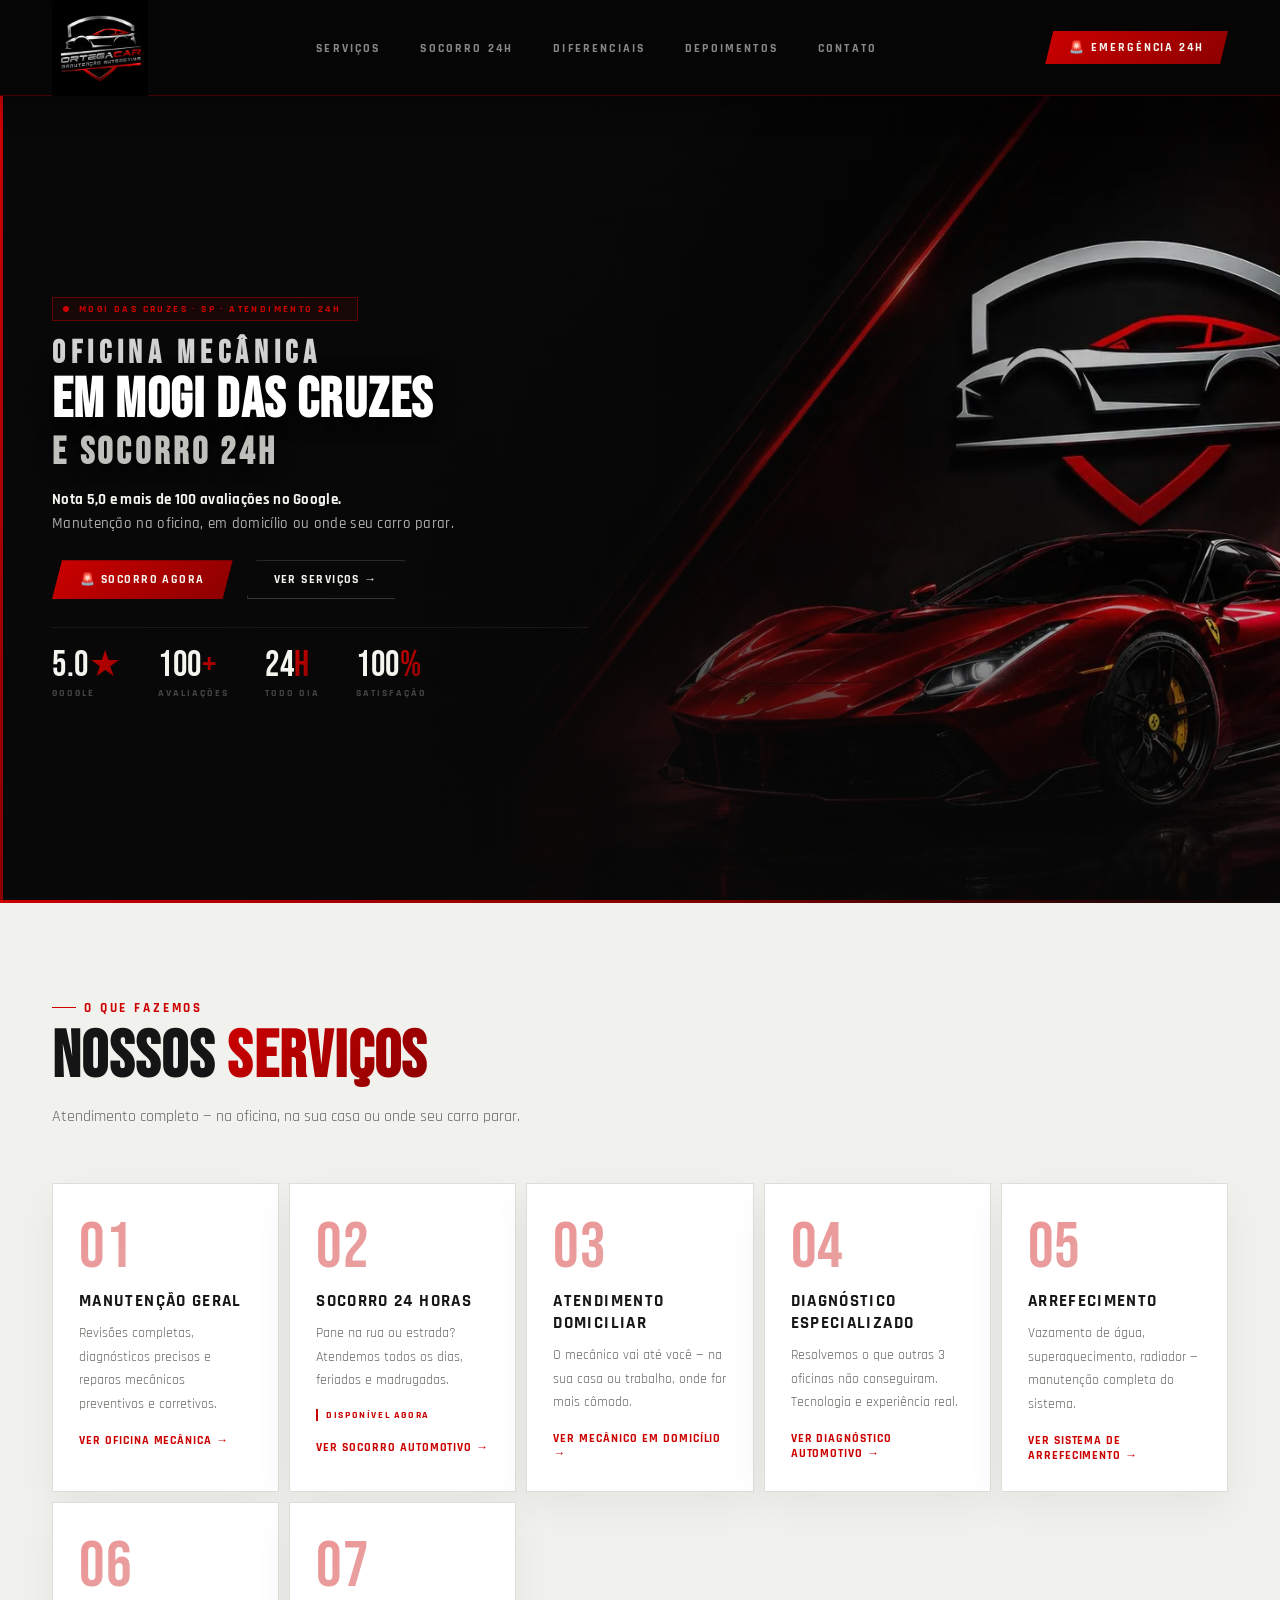
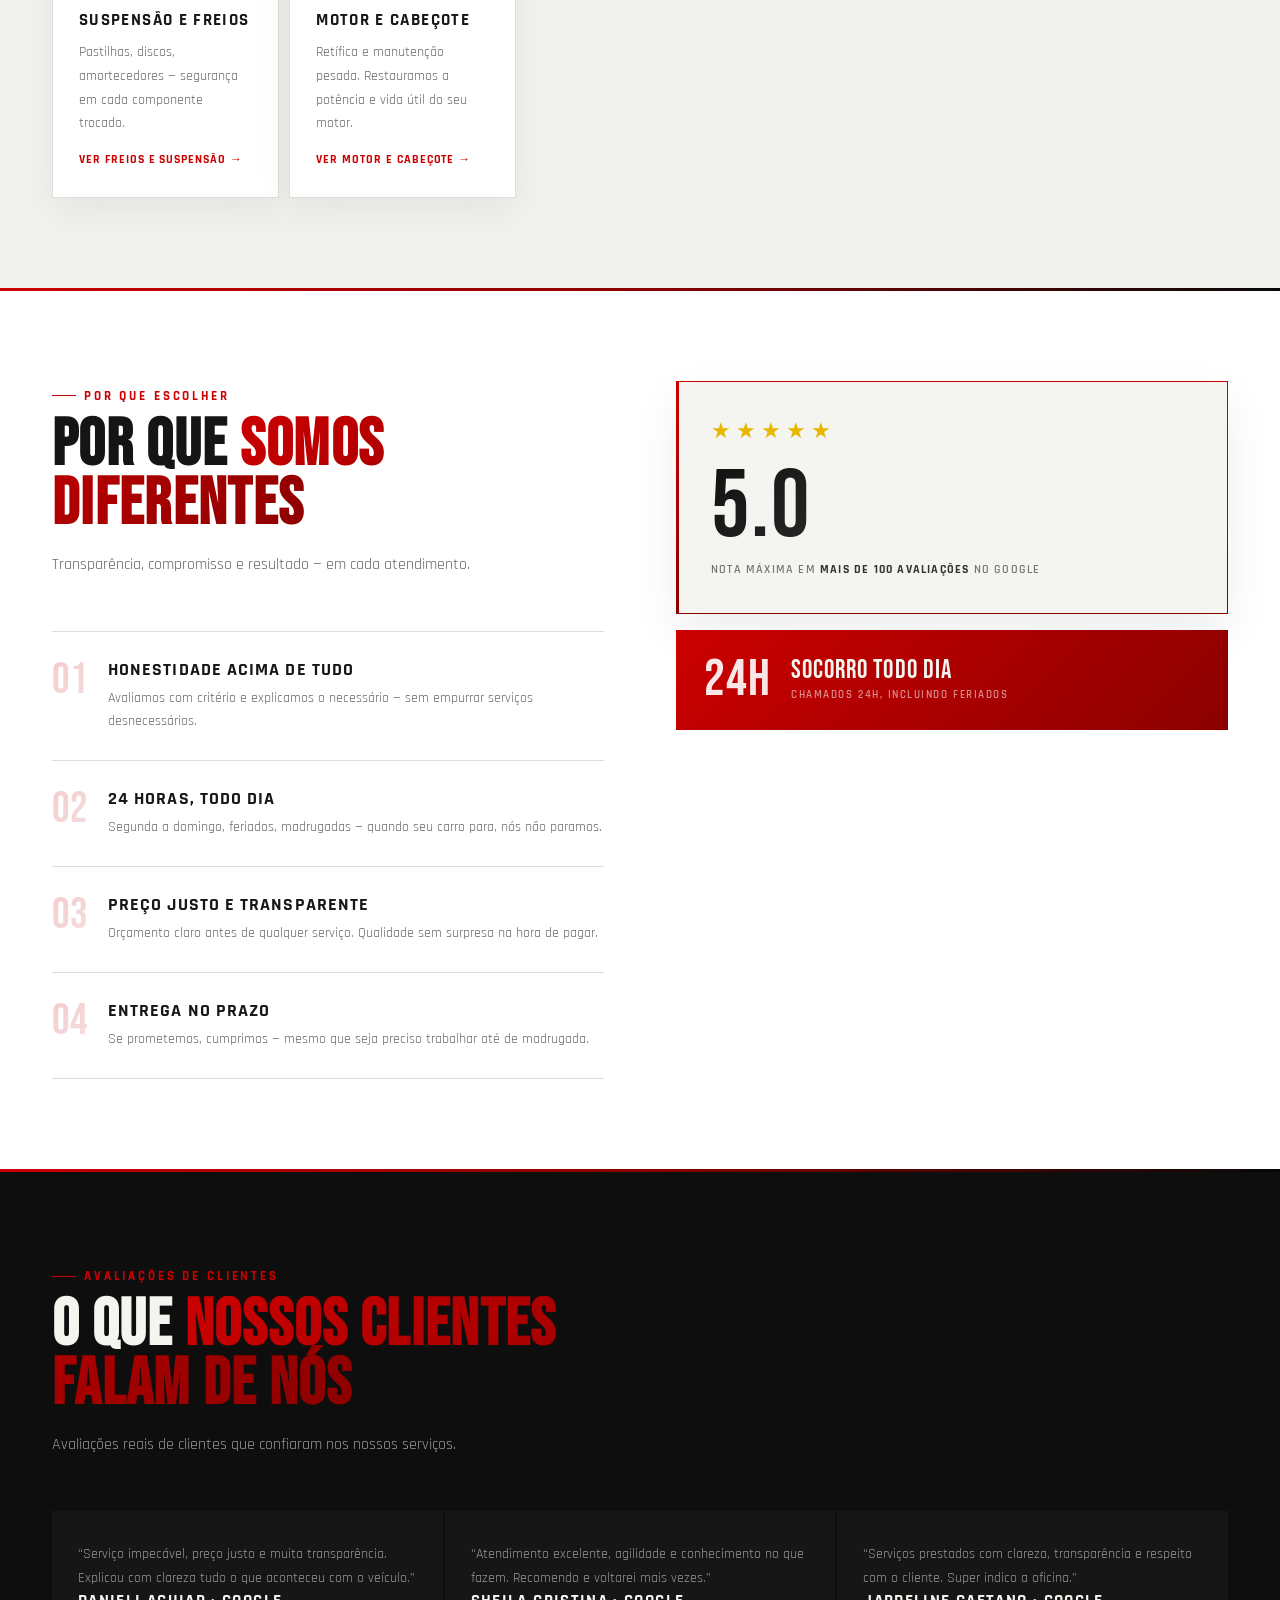
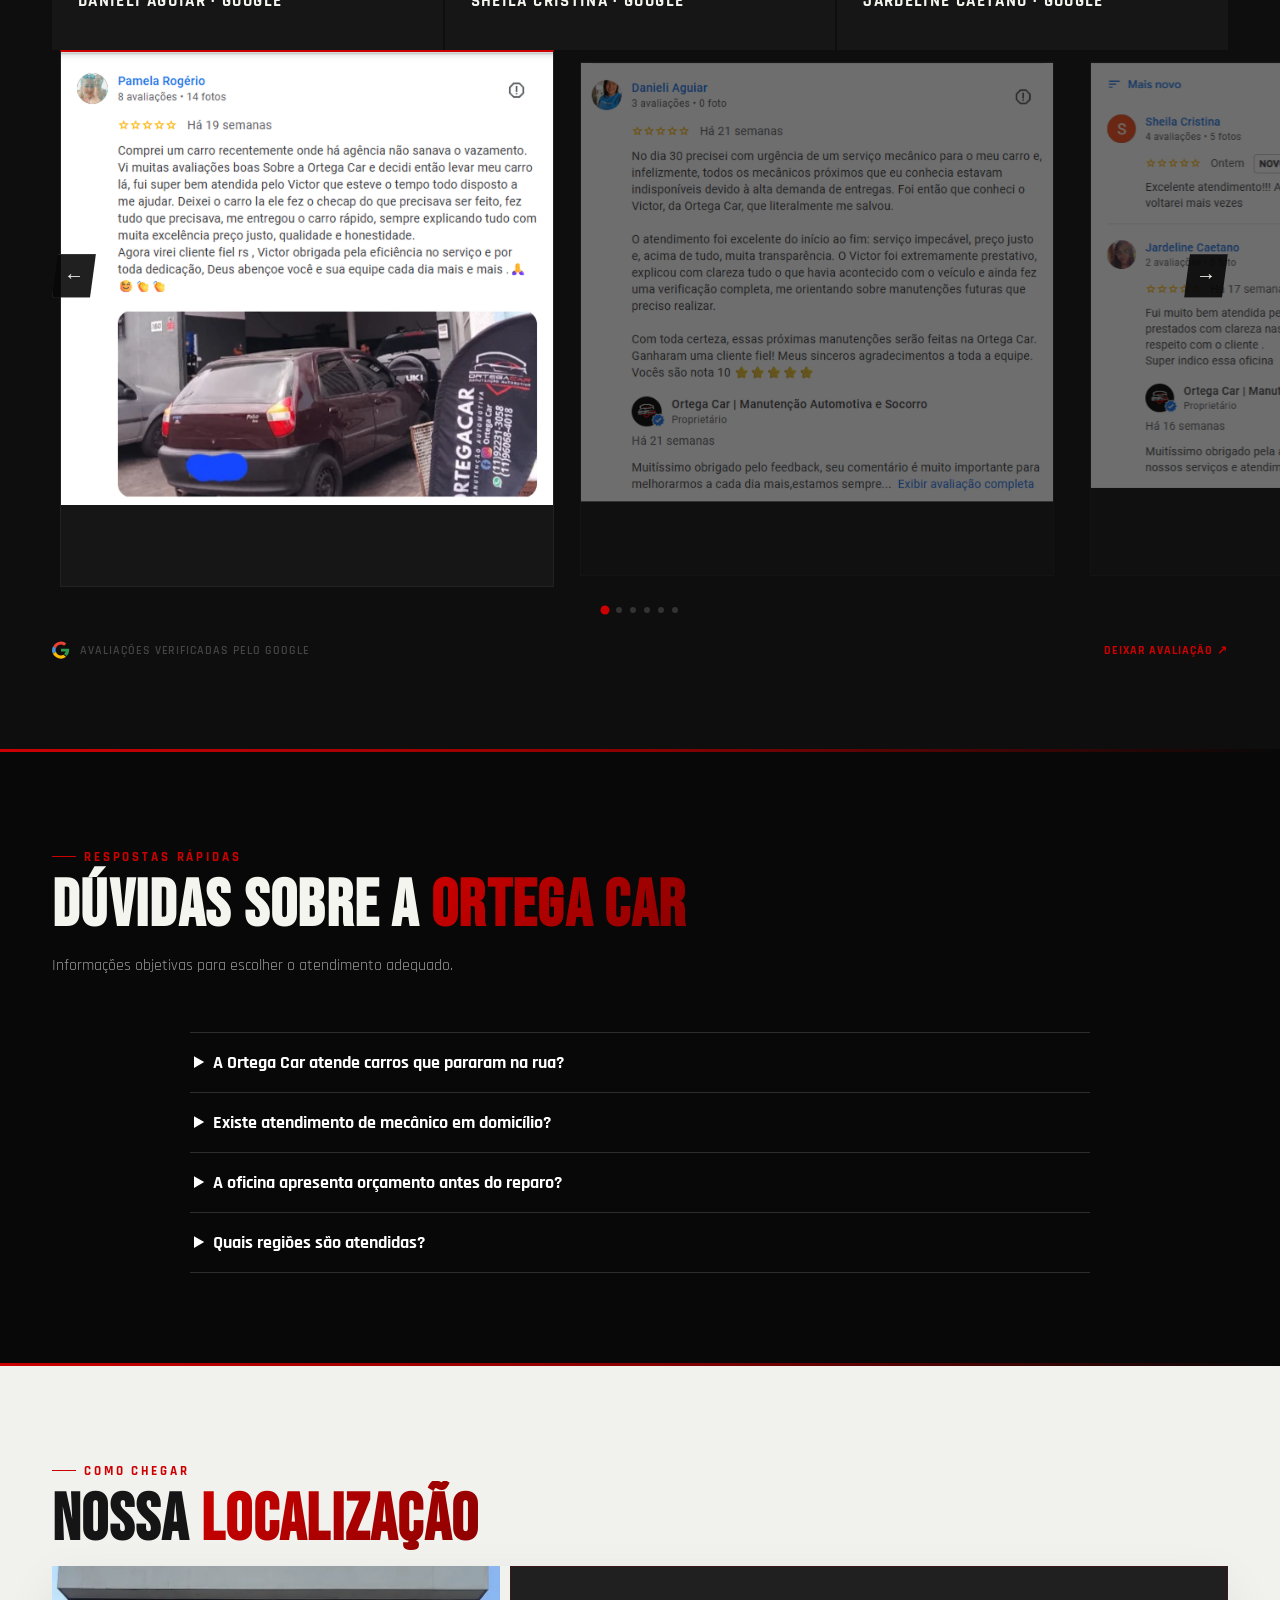
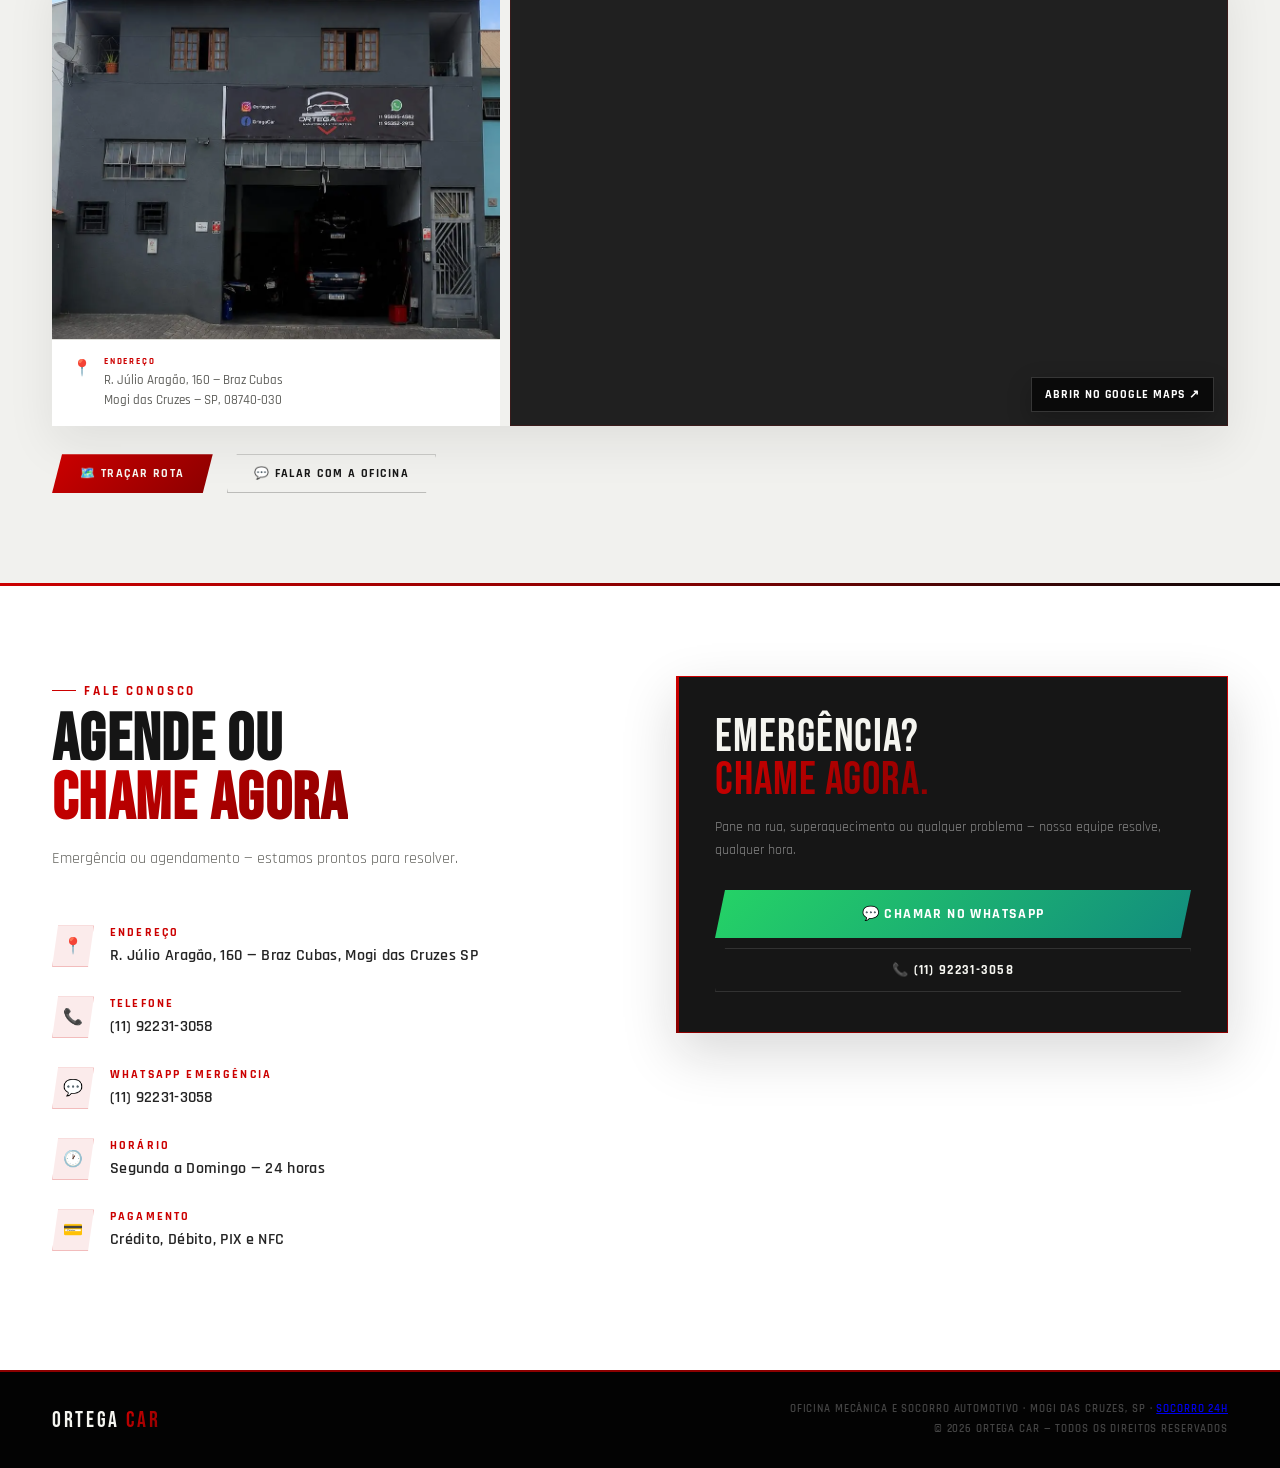
<file: index.html>
<!DOCTYPE html>
<html lang="pt-BR">
<head>
  <meta charset="UTF-8">
  <meta name="viewport" content="width=device-width, initial-scale=1.0">
  <meta name="description" content="Oficina mecânica em Mogi das Cruzes com manutenção automotiva, diagnóstico, freios, suspensão, arrefecimento e socorro 24h. Fale com a Ortega Car.">
  <meta name="google-site-verification" content="qpf10-9u1HnAlVT1moiCqqk3P52DnGhXXxZUwuFFDsE">
  <meta name="robots" content="index,follow,max-image-preview:large">
  <meta name="theme-color" content="#080808">
  <link rel="canonical" href="https://ortegacar.com.br/">
  <meta property="og:type" content="website">
  <meta property="og:locale" content="pt_BR">
  <meta property="og:site_name" content="Ortega Car">
  <meta property="og:title" content="Ortega Car | Oficina Mecânica e Socorro 24h em Mogi">
  <meta property="og:description" content="Manutenção automotiva, diagnóstico e socorro 24h em Mogi das Cruzes. Atendimento na oficina, em domicílio e em emergências.">
  <meta property="og:url" content="https://ortegacar.com.br/">
  <meta property="og:image" content="https://ortegacar.com.br/site/img/banner.jpg">
  <meta property="og:image:alt" content="Ortega Car, oficina mecânica em Mogi das Cruzes">
  <meta name="twitter:card" content="summary_large_image">
  <meta name="twitter:title" content="Ortega Car | Oficina Mecânica e Socorro 24h em Mogi">
  <meta name="twitter:description" content="Manutenção automotiva e socorro 24h em Mogi das Cruzes.">
  <meta name="twitter:image" content="https://ortegacar.com.br/site/img/banner.jpg">
  <title>Ortega Car | Oficina Mecânica e Socorro 24h em Mogi</title>

  <link rel="preconnect" href="https://fonts.googleapis.com">
  <link rel="preconnect" href="https://fonts.gstatic.com" crossorigin>
  <link href="https://fonts.googleapis.com/css2?family=Bebas+Neue&family=Rajdhani:wght@400;500;600;700&display=swap" rel="stylesheet">
  <link rel="preload" as="image" href="/site/img/banner.webp" type="image/webp" media="(min-width: 621px)" fetchpriority="high">
  <link rel="preload" as="image" href="/site/img/bannerMob.webp" type="image/webp" media="(max-width: 620px)" fetchpriority="high">

  <!-- Favicon -->
  <link rel="icon" type="image/x-icon" href="/site/img/favicon.ico">
  <link rel="icon" type="image/png" sizes="32x32" href="/site/img/favicon-32x32.png">
  <link rel="icon" type="image/png" sizes="16x16" href="/site/img/favicon-16x16.png">
  <link rel="apple-touch-icon" sizes="180x180" href="/site/img/apple-touch-icon.png">
  <link rel="manifest" href="/site/img/site.webmanifest">

  <!-- Microsoft Clarity: mapas de calor e gravações de sessão. -->
  <script>
    (function(c,l,a,r,i,t,y){
      c[a]=c[a]||function(){(c[a].q=c[a].q||[]).push(arguments)};
      t=l.createElement(r);t.async=1;t.src="https://www.clarity.ms/tag/"+i;
      y=l.getElementsByTagName(r)[0];y.parentNode.insertBefore(t,y);
    })(window, document, "clarity", "script", "ymcsr0ysj9");
  </script>

  <!-- Google Analytics 4 -->
  <script async src="https://www.googletagmanager.com/gtag/js?id=G-6C7499P15B"></script>
  <script>
    window.dataLayer = window.dataLayer || [];
    function gtag(){ dataLayer.push(arguments); }
    gtag('js', new Date());
    gtag('config', 'G-6C7499P15B');
  </script>

  <script type="application/ld+json">
  {
    "@context": "https://schema.org",
    "@type": "AutoRepair",
    "@id": "https://ortegacar.com.br/#oficina",
    "name": "Ortega Car",
    "url": "https://ortegacar.com.br/",
    "logo": "https://ortegacar.com.br/site/img/logo-256.png",
    "image": [
      "https://ortegacar.com.br/site/img/fachada.jpg",
      "https://ortegacar.com.br/site/img/banner.jpg"
    ],
    "description": "Oficina mecânica e socorro automotivo 24 horas em Mogi das Cruzes.",
    "telephone": "+5511922313058",
    "priceRange": "$$",
    "paymentAccepted": "Dinheiro, PIX, cartão de crédito e cartão de débito",
    "currenciesAccepted": "BRL",
    "address": {
      "@type": "PostalAddress",
      "streetAddress": "Rua Júlio Aragão, 160 - Braz Cubas",
      "addressLocality": "Mogi das Cruzes",
      "addressRegion": "SP",
      "postalCode": "08740-030",
      "addressCountry": "BR"
    },
    "geo": {
      "@type": "GeoCoordinates",
      "latitude": -23.5393829,
      "longitude": -46.2278328
    },
    "areaServed": {
      "@type": "City",
      "name": "Mogi das Cruzes"
    },
    "sameAs": ["https://maps.app.goo.gl/S8zGbCjphXVTzLj78"],
    "hasOfferCatalog": {
      "@type": "OfferCatalog",
      "name": "Serviços automotivos",
      "itemListElement": [
        {"@type": "Offer", "itemOffered": {"@type": "Service", "name": "Manutenção automotiva", "url": "https://ortegacar.com.br/oficina-mecanica-mogi-das-cruzes/"}},
        {"@type": "Offer", "itemOffered": {"@type": "Service", "name": "Socorro automotivo 24 horas", "url": "https://ortegacar.com.br/socorro/"}},
        {"@type": "Offer", "itemOffered": {"@type": "Service", "name": "Mecânico em domicílio", "url": "https://ortegacar.com.br/mecanico-em-domicilio/"}},
        {"@type": "Offer", "itemOffered": {"@type": "Service", "name": "Diagnóstico automotivo", "url": "https://ortegacar.com.br/diagnostico-automotivo/"}},
        {"@type": "Offer", "itemOffered": {"@type": "Service", "name": "Manutenção de freios e suspensão", "url": "https://ortegacar.com.br/freios-e-suspensao/"}},
        {"@type": "Offer", "itemOffered": {"@type": "Service", "name": "Manutenção do sistema de arrefecimento", "url": "https://ortegacar.com.br/arrefecimento/"}},
        {"@type": "Offer", "itemOffered": {"@type": "Service", "name": "Manutenção de motor e cabeçote", "url": "https://ortegacar.com.br/motor-e-cabecote/"}}
      ]
    }
  }
  </script>

<style>
*, *::before, *::after { margin: 0; padding: 0; box-sizing: border-box; }

:root {
  --ferrari:     #CC0000;
  --ferrari-mid: #AA0000;
  --ferrari-deep:#8B0000;
  --ferrari-grd: linear-gradient(135deg, #CC0000 0%, #8B0000 100%);
  --carbon:      #080808;
  --carbon2:     #0e0e0e;
  --carbon3:     #161616;
  --carbon4:     #202020;
  --carbon5:     #2a2a2a;
  --silver:      #c8c8c8;
  --silver2:     #888;
  --white:       #f5f5f0;
  --head:        'Bebas Neue', sans-serif;
  --body:        'Rajdhani', sans-serif;
}

html { scroll-behavior: smooth; }
body { font-family: var(--body); background: var(--carbon); color: var(--white); overflow-x: hidden; }

/* ─── NAV ─── */
nav {
  height: 6rem;
  background: #050505;
  display: flex;
  align-items: center;
  justify-content: space-between;
  padding: 0 52px;
  position: sticky;
  top: 0;
  z-index: 200;
  border-bottom: 1px solid rgba(204,0,0,0.3);
  box-shadow: 0 1px 32px rgba(0,0,0,0.6);
}

.logo {
  display: flex;
  align-items: center;
  text-decoration: none;
  flex-shrink: 0;
}

.logo-img {
  height: 6rem;
  width: 6rem;
  object-fit: contain;
  display: block;
}

.nav-links {
  display: flex;
  align-items: center;
  gap: 40px;
  list-style: none;
}

.nav-links a {
  font-family: var(--body);
  font-size: 12px;
  font-weight: 700;
  letter-spacing: 0.18em;
  text-transform: uppercase;
  color: var(--silver2);
  text-decoration: none;
  position: relative;
  transition: color 0.2s;
}

.nav-links a::after {
  content: '';
  position: absolute;
  bottom: -4px;
  left: 0; right: 0;
  height: 1px;
  background: var(--ferrari);
  transform: scaleX(0);
  transition: transform 0.2s;
}

.nav-links a:hover { color: var(--white); }
.nav-links a:hover::after { transform: scaleX(1); }

.nav-cta {
  background: var(--ferrari-grd);
  color: var(--white);
  font-family: var(--body);
  font-size: 12px;
  font-weight: 700;
  letter-spacing: 0.16em;
  text-transform: uppercase;
  padding: 9px 24px;
  text-decoration: none;
  clip-path: polygon(8px 0%, 100% 0%, calc(100% - 8px) 100%, 0% 100%);
  transition: filter 0.2s;
}

.nav-cta:hover { filter: brightness(1.15); }

/* ─── HERO ─── */
.hero {
  position: relative;
  height: calc(100vh - 6rem);
  min-height: 420px;
  display: flex;
  align-items: center;
  overflow: hidden;
  background: var(--carbon);
}

.hero-img {
  position: absolute;
  inset: 0;
  width: 100%;
  height: 100%;
  object-fit: cover;
  object-position: 60% center;
  opacity: 1;
}

.hero-vignette {
  position: absolute;
  inset: 0;
  background:
    linear-gradient(90deg, rgba(8,8,8,0.97) 30%, rgba(8,8,8,0.5) 60%, rgba(8,8,8,0.1) 100%),
    linear-gradient(to top, rgba(8,8,8,0.8) 0%, transparent 40%);
}

.hero-left-bar {
  position: absolute;
  left: 0; top: 0; bottom: 0;
  width: 3px;
  background: var(--ferrari-grd);
  z-index: 3;
}

.hero-grid-overlay {
  position: absolute;
  inset: 0;
  background-image:
    repeating-linear-gradient(90deg, rgba(204,0,0,.03) 0, transparent 1px, transparent 100px),
    repeating-linear-gradient(0deg,  rgba(204,0,0,.025) 0, transparent 1px, transparent 100px);
}

.hero-content {
  position: relative;
  z-index: 4;
  padding: 0 52px;
  width: 50%;
  max-width: 50%;
}

.hero-badge {
  display: inline-flex;
  align-items: center;
  gap: 10px;
  border: 1px solid rgba(204,0,0,0.4);
  background: rgba(204,0,0,0.08);
  padding: 5px 16px 5px 10px;
  margin-bottom: 18px;
}

.hero-badge-dot {
  width: 6px;
  height: 6px;
  background: var(--ferrari);
  border-radius: 50%;
  animation: blink 1.6s ease-in-out infinite;
}

@keyframes blink {
  0%,100% { opacity:1; }
  50%      { opacity:0.25; }
}

.hero-badge span {
  font-size: 10px;
  font-weight: 700;
  letter-spacing: 0.24em;
  text-transform: uppercase;
  color: var(--ferrari);
}

.hero h1 {
  font-family: var(--head);
  font-size: clamp(40px, 4.4vw, 62px);
  line-height: 0.92;
  letter-spacing: 0.01em;
  text-transform: uppercase;
  margin-bottom: 18px;
  text-wrap: balance;
}

.hero h1 br { display: none; }

.hero h1 span { display: block; }

.hero h1 .line-1 {
  font-size: 0.56em;
  letter-spacing: 0.18em;
  color: rgba(255,255,255,.82);
  -webkit-text-fill-color: rgba(255,255,255,.82);
  margin-bottom: .24em;
}

.hero h1 .line-2 {
  font-size: 1em;
  letter-spacing: .025em;
  color: #fff;
  -webkit-text-fill-color: #fff;
  text-shadow: 0 3px 22px rgba(0,0,0,.9);
}

.hero h1 .line-3 {
  font-size: .68em;
  letter-spacing: .1em;
  color: rgba(245,245,240,.78);
  -webkit-text-fill-color: rgba(245,245,240,.78);
  margin-top: .2em;
  text-shadow: 0 2px 16px rgba(0,0,0,.8);
}

.hero-tagline {
  font-size: 15px;
  font-weight: 500;
  color: #aaaaaa;
  line-height: 1.6;
  letter-spacing: 0.02em;
  margin-bottom: 24px;
  max-width: 100%;
}

.hero-tagline strong { color: var(--white); font-weight: 700; }

.hero-btns { display: flex; gap: 14px; flex-wrap: wrap; margin-bottom: 28px; }

.btn-ferrari {
  display: inline-flex;
  align-items: center;
  gap: 8px;
  background: var(--ferrari-grd);
  color: var(--white);
  font-family: var(--body);
  font-size: 12px;
  font-weight: 700;
  letter-spacing: 0.12em;
  text-transform: uppercase;
  padding: 12px 28px;
  text-decoration: none;
  clip-path: polygon(10px 0%, 100% 0%, calc(100% - 10px) 100%, 0% 100%);
  transition: filter 0.18s, transform 0.14s;
}

.btn-ferrari:hover { filter: brightness(1.15); transform: translateY(-2px); }

.btn-ghost {
  display: inline-flex;
  align-items: center;
  gap: 8px;
  background: transparent;
  color: var(--white);
  font-family: var(--body);
  font-size: 12px;
  font-weight: 700;
  letter-spacing: 0.12em;
  text-transform: uppercase;
  padding: 11px 26px;
  text-decoration: none;
  border: 1px solid rgba(245,245,240,0.18);
  clip-path: polygon(10px 0%, 100% 0%, calc(100% - 10px) 100%, 0% 100%);
  transition: border-color 0.18s, transform 0.14s;
}

.btn-ghost:hover { border-color: rgba(245,245,240,0.5); transform: translateY(-2px); }

.hero-stats {
  display: flex;
  gap: 36px;
  flex-wrap: wrap;
  padding-top: 20px;
  border-top: 1px solid rgba(255,255,255,0.07);
}

.hstat-n {
  font-family: var(--head);
  font-size: 36px;
  line-height: 1;
  letter-spacing: 0.02em;
  color: var(--white);
}

.hstat-n em {
  background: var(--ferrari-grd);
  -webkit-background-clip: text;
  -webkit-text-fill-color: transparent;
  background-clip: text;
  font-style: normal;
}

.hstat-l {
  font-size: 10px;
  font-weight: 700;
  letter-spacing: 0.2em;
  text-transform: uppercase;
  color: #444;
  margin-top: 3px;
}

/* ─── SLASH ─── */
.slash {
  height: 3px;
  background: linear-gradient(90deg, var(--ferrari) 0%, var(--ferrari-deep) 50%, transparent 100%);
}

/* ─── SECTIONS ─── */
.sec          { padding: 90px 52px; }
.sec-alt      { background: var(--carbon2); }

.sec-eyebrow {
  display: inline-flex;
  align-items: center;
  gap: 8px;
  font-size: 13px;
  font-weight: 700;
  letter-spacing: 0.22em;
  text-transform: uppercase;
  color: var(--ferrari);
  margin-bottom: 12px;
}

.sec-eyebrow::before {
  content: '';
  width: 24px;
  height: 1px;
  background: var(--ferrari);
}

.sec-title {
  font-family: var(--head);
  font-size: clamp(38px, 5.5vw, 66px);
  line-height: 0.9;
  letter-spacing: 0.02em;
  text-transform: uppercase;
  margin-bottom: 16px;
}

.sec-title .grad {
  background: var(--ferrari-grd);
  -webkit-background-clip: text;
  -webkit-text-fill-color: transparent;
  background-clip: text;
}

.sec-desc {
  font-size: 16px;
  font-weight: 400;
  color: #999;
  line-height: 1.75;
  max-width: 480px;
  margin-bottom: 52px;
}

/* ─── SERVICES GRID ─── */
.svc-grid {
  display: grid;
  grid-template-columns: repeat(auto-fit, minmax(220px, 1fr));
  gap: 2px;
}

.svc-card {
  background: var(--carbon3);
  padding: 32px 26px 28px;
  position: relative;
  overflow: hidden;
  cursor: default;
  transition: background 0.22s;
}

.svc-card::before {
  content: '';
  position: absolute;
  top: 0; left: 0; right: 0;
  height: 2px;
  background: var(--ferrari-grd);
  transform: scaleX(0);
  transform-origin: left;
  transition: transform 0.3s ease;
}

.svc-card:hover { background: var(--carbon4); }
.svc-card:hover::before { transform: scaleX(1); }

.svc-number {
  font-family: var(--head);
  font-size: 64px;
  line-height: 1;
  letter-spacing: 0.01em;
  background: linear-gradient(135deg, rgba(220,60,60,.55) 0%, rgba(180,30,30,.35) 100%);
  -webkit-background-clip: text;
  -webkit-text-fill-color: transparent;
  background-clip: text;
  margin-bottom: 10px;
  transition: all 0.25s;
}

.svc-card:hover .svc-number {
  background: var(--ferrari-grd);
  -webkit-background-clip: text;
  -webkit-text-fill-color: transparent;
  background-clip: text;
}

.svc-name {
  font-family: var(--body);
  font-size: 17px;
  font-weight: 700;
  letter-spacing: 0.08em;
  text-transform: uppercase;
  color: var(--white);
  margin-bottom: 10px;
}

.svc-desc {
  font-size: 14px;
  font-weight: 400;
  color: #999;
  line-height: 1.7;
}

.svc-pill {
  display: inline-block;
  margin-top: 16px;
  font-size: 10px;
  font-weight: 700;
  letter-spacing: 0.16em;
  text-transform: uppercase;
  color: var(--ferrari);
  border-left: 2px solid var(--ferrari);
  padding-left: 8px;
}

.svc-link {
  display: inline-flex;
  margin-top: 16px;
  color: var(--ferrari);
  font-size: 12px;
  font-weight: 700;
  letter-spacing: .08em;
  text-decoration: none;
  text-transform: uppercase;
}

.svc-link:hover { text-decoration: underline; }

/* ─── WHY ─── */
.why-layout {
  display: grid;
  grid-template-columns: 1fr 1fr;
  gap: 72px;
  align-items: start;
}

.why-items { margin-top: 8px; }

.why-item {
  display: grid;
  grid-template-columns: 56px 1fr;
  gap: 0;
  padding: 26px 0;
  border-bottom: 1px solid rgba(255,255,255,0.05);
  transition: background 0.18s;
}

.why-item:first-child { border-top: 1px solid rgba(255,255,255,0.05); }
.why-item:hover { background: rgba(204,0,0,.035); }

.why-num {
  font-family: var(--head);
  font-size: 44px;
  line-height: 1;
  background: linear-gradient(135deg, rgba(204,0,0,.2) 0%, rgba(139,0,0,.1) 100%);
  -webkit-background-clip: text;
  -webkit-text-fill-color: transparent;
  background-clip: text;
  transition: all 0.25s;
}

.why-item:hover .why-num {
  background: var(--ferrari-grd);
  -webkit-background-clip: text;
  -webkit-text-fill-color: transparent;
  background-clip: text;
}

.why-text h3 {
  font-family: var(--body);
  font-size: 18px;
  font-weight: 700;
  letter-spacing: 0.06em;
  text-transform: uppercase;
  color: var(--white);
  margin-bottom: 6px;
}

.why-text p {
  font-size: 14px;
  font-weight: 400;
  color: #999;
  line-height: 1.7;
}

.why-right { display: flex; flex-direction: column; gap: 16px; }

.rating-card {
  background: var(--carbon3);
  border: 1px solid rgba(255,255,255,0.05);
  border-left: 3px solid;
  border-image: linear-gradient(180deg, var(--ferrari) 0%, var(--ferrari-deep) 100%) 1;
  padding: 36px 32px;
}

.rating-stars { display: flex; gap: 5px; margin-bottom: 14px; }
.rating-stars span { color: #e8b800; font-size: 22px; }

.rating-score {
  font-family: var(--head);
  font-size: 96px;
  line-height: 1;
  letter-spacing: 0.02em;
  background: linear-gradient(135deg, var(--white) 0%, var(--silver) 100%);
  -webkit-background-clip: text;
  -webkit-text-fill-color: transparent;
  background-clip: text;
}

.rating-label {
  font-size: 12px;
  font-weight: 600;
  letter-spacing: 0.1em;
  text-transform: uppercase;
  color: #444;
  margin-top: 6px;
}

.rating-label strong { color: #888; }

.hours-card {
  background: var(--ferrari-grd);
  padding: 24px 28px;
  display: flex;
  align-items: center;
  gap: 20px;
}

.hours-num {
  font-family: var(--head);
  font-size: 52px;
  line-height: 1;
  letter-spacing: 0.02em;
  color: rgba(255,255,255,0.9);
}

.hours-title {
  font-family: var(--head);
  font-size: 26px;
  letter-spacing: 0.04em;
  color: var(--white);
  line-height: 1;
}

.hours-sub {
  font-size: 11px;
  font-weight: 600;
  letter-spacing: 0.14em;
  text-transform: uppercase;
  color: rgba(255,255,255,0.55);
  margin-top: 4px;
}

/* ─── TESTIMONIALS ─── */
.testi-grid {
  display: grid;
  grid-template-columns: repeat(auto-fit, minmax(280px, 1fr));
  gap: 2px;
}

.testi-card {
  background: var(--carbon3);
  padding: 32px 28px;
  border-top: 2px solid transparent;
  transition: border-color 0.25s, background 0.22s;
  position: relative;
}

.testi-card:hover {
  border-top-color: var(--ferrari);
  background: var(--carbon4);
}

.testi-tag {
  font-size: 10px;
  font-weight: 700;
  letter-spacing: 0.2em;
  text-transform: uppercase;
  color: var(--ferrari);
  margin-bottom: 18px;
  display: block;
}

.testi-quote {
  font-family: var(--head);
  font-size: 72px;
  background: var(--ferrari-grd);
  -webkit-background-clip: text;
  -webkit-text-fill-color: transparent;
  background-clip: text;
  opacity: 0.2;
  line-height: 0.6;
  margin-bottom: 14px;
  display: block;
}

.testi-text {
  font-size: 15px;
  font-weight: 400;
  color: rgba(245,245,240,0.78);
  line-height: 1.75;
  font-style: italic;
  margin-bottom: 24px;
}

.testi-foot {
  display: flex;
  justify-content: space-between;
  align-items: center;
  padding-top: 16px;
  border-top: 1px solid rgba(255,255,255,0.05);
}

.testi-author {
  font-size: 11px;
  font-weight: 700;
  letter-spacing: 0.12em;
  text-transform: uppercase;
  color: #555;
}

.testi-stars { display: flex; gap: 3px; }
.testi-stars span { color: #e8b800; font-size: 13px; }

/* ─── CONTACT ─── */
.contact-layout {
  display: grid;
  grid-template-columns: 1fr 1fr;
  gap: 72px;
  align-items: start;
}

.contact-item {
  display: flex;
  gap: 16px;
  align-items: flex-start;
  margin-bottom: 28px;
}

.contact-icon {
  width: 42px;
  height: 42px;
  background: rgba(204,0,0,0.08);
  border: 1px solid rgba(204,0,0,0.2);
  display: flex;
  align-items: center;
  justify-content: center;
  font-size: 16px;
  flex-shrink: 0;
  clip-path: polygon(6px 0%, 100% 0%, calc(100% - 6px) 100%, 0% 100%);
}

.contact-label {
  font-size: 12px;
  font-weight: 700;
  letter-spacing: 0.18em;
  text-transform: uppercase;
  color: var(--ferrari);
  margin-bottom: 4px;
}

.contact-value {
  font-size: 16px;
  font-weight: 600;
  color: var(--white);
  text-decoration: none;
  letter-spacing: 0.02em;
  line-height: 1.5;
}

.contact-value:hover { color: var(--ferrari); }

.cta-box {
  background: var(--carbon3);
  border: 1px solid rgba(255,255,255,0.04);
  border-left: 3px solid;
  border-image: linear-gradient(180deg, var(--ferrari) 0%, var(--ferrari-deep) 100%) 1;
  padding: 40px 36px;
}

.cta-title {
  font-family: var(--head);
  font-size: 46px;
  letter-spacing: 0.02em;
  text-transform: uppercase;
  color: var(--white);
  line-height: 0.92;
  margin-bottom: 14px;
}

.cta-title .grad {
  background: var(--ferrari-grd);
  -webkit-background-clip: text;
  -webkit-text-fill-color: transparent;
  background-clip: text;
}

.cta-desc {
  font-size: 14px;
  font-weight: 400;
  color: var(--silver2);
  line-height: 1.65;
  margin-bottom: 28px;
}

.wpp-btn {
  display: flex;
  align-items: center;
  justify-content: center;
  gap: 10px;
  background: linear-gradient(135deg, #25D366 0%, #128C7E 100%);
  color: #fff;
  font-family: var(--body);
  font-size: 14px;
  font-weight: 700;
  letter-spacing: 0.1em;
  text-transform: uppercase;
  padding: 15px 28px;
  text-decoration: none;
  clip-path: polygon(10px 0%, 100% 0%, calc(100% - 10px) 100%, 0% 100%);
  margin-bottom: 10px;
  transition: filter 0.18s, transform 0.14s;
}

.wpp-btn:hover { filter: brightness(1.1); transform: translateY(-2px); }

.tel-btn {
  display: flex;
  align-items: center;
  justify-content: center;
  gap: 8px;
  background: transparent;
  color: var(--white);
  font-family: var(--body);
  font-size: 13px;
  font-weight: 700;
  letter-spacing: 0.1em;
  text-transform: uppercase;
  padding: 13px 24px;
  text-decoration: none;
  border: 1px solid rgba(255,255,255,0.12);
  clip-path: polygon(10px 0%, 100% 0%, calc(100% - 10px) 100%, 0% 100%);
  transition: border-color 0.18s, transform 0.14s;
}

.tel-btn:hover { border-color: rgba(255,255,255,0.4); transform: translateY(-2px); }

/* ─── FOOTER ─── */
footer {
  background: #030303;
  border-top: 2px solid var(--ferrari-deep);
  padding: 28px 52px;
  display: flex;
  justify-content: space-between;
  align-items: center;
  flex-wrap: wrap;
  gap: 14px;
}

.foot-logo {
  font-family: var(--head);
  font-size: 22px;
  letter-spacing: 0.12em;
  color: var(--white);
}

.foot-logo em {
  background: var(--ferrari-grd);
  -webkit-background-clip: text;
  -webkit-text-fill-color: transparent;
  background-clip: text;
  font-style: normal;
}

.foot-info {
  font-size: 11px;
  font-weight: 600;
  letter-spacing: 0.08em;
  text-transform: uppercase;
  color: #444;
  text-align: right;
  line-height: 1.8;
}

/* ─── LOCALIZAÇÃO ─── */
.loc-grid {
  display: grid;
  grid-template-columns: 1fr 1.6fr;
  gap: 2px;
  height: 460px;
  margin-bottom: 0;
}

.loc-fachada {
  display: flex;
  flex-direction: column;
  background: var(--carbon3);
  overflow: hidden;
}

.loc-fachada > picture {
  display: block;
  flex: 1 1 auto;
  min-height: 0;
  overflow: hidden;
}

.fachada-img {
  width: 100%;
  height: 100%;
  object-fit: cover;
  object-position: center 52%;
  display: block;
}

.loc-address {
  display: flex;
  gap: 12px;
  align-items: flex-start;
  padding: 16px 20px;
  border-top: 1px solid rgba(255,255,255,0.05);
  background: var(--carbon3);
  flex-shrink: 0;
}

.loc-address-icon { font-size: 16px; flex-shrink: 0; margin-top: 2px; }

.loc-address-label {
  font-size: 9px;
  font-weight: 700;
  letter-spacing: 0.2em;
  text-transform: uppercase;
  color: var(--ferrari);
  margin-bottom: 4px;
}

.loc-address-val {
  font-size: 13px;
  font-weight: 500;
  color: #aaa;
  line-height: 1.5;
}

.loc-map {
  background: var(--carbon4);
  overflow: hidden;
  position: relative;
}

.loc-map::after {
  content: '';
  position: absolute;
  inset: 0;
  pointer-events: none;
  border: 1px solid rgba(204,0,0,0.15);
}

.map-open {
  position: absolute;
  right: 14px;
  bottom: 14px;
  z-index: 3;
  padding: 9px 13px;
  background: rgba(8,8,8,.9);
  color: #fff;
  border: 1px solid rgba(255,255,255,.18);
  box-shadow: 0 8px 24px rgba(0,0,0,.24);
  font-size: 12px;
  font-weight: 700;
  letter-spacing: .08em;
  text-decoration: none;
  text-transform: uppercase;
}

.map-open:hover { background: var(--ferrari-deep); }

.loc-actions {
  display: flex;
  gap: 14px;
  flex-wrap: wrap;
  padding: 28px 0 0;
}

@media (max-width: 900px) {
  .loc-grid { grid-template-columns: 1fr; height: auto; }
  .loc-fachada { height: 280px; }
  .loc-map  { height: 300px; }
}

/* ─── CARROSSEL DE REVIEWS ─── */
.rev-carousel {
  position: relative;
  margin-bottom: 28px;
  user-select: none;
}

/* viewport com overflow visível para mostrar previews */
.rev-viewport {
  overflow: hidden;
  /* recua nas laterais para o preview aparecer */
  margin: 0 -52px;
  padding: 0 52px;
}

.rev-slider {
  display: flex;
  align-items: stretch;
  transition: transform 0.45s cubic-bezier(0.25, 0.46, 0.45, 0.94);
  will-change: transform;
}

.rev-slide {
  flex: 0 0 42%;
  min-width: 0;
  margin: 0 8px;
  background: var(--carbon3);
  border: 1px solid rgba(255,255,255,0.05);
  border-top: 2px solid transparent;
  overflow: hidden;
  transition: border-color 0.25s, opacity 0.35s, transform 0.35s;
  opacity: 0.4;
  transform: scale(0.96);
}

.rev-slide.active {
  border-top-color: var(--ferrari);
  opacity: 1;
  transform: scale(1);
}

.rev-slide img {
  width: 100%;
  display: block;
  object-fit: contain;
  object-position: top;
  background: var(--carbon3);
}

/* Setas — fora do viewport, nas laterais da section */
.rev-arr {
  position: absolute;
  top: 40%;
  transform: translateY(-50%);
  background: rgba(8,8,8,0.9);
  border: 1px solid rgba(255,255,255,0.1);
  color: var(--white);
  width: 44px;
  height: 44px;
  display: flex;
  align-items: center;
  justify-content: center;
  font-size: 20px;
  cursor: pointer;
  clip-path: polygon(6px 0%,100% 0%,calc(100% - 6px) 100%,0% 100%);
  transition: background 0.18s, border-color 0.18s;
  z-index: 10;
}

.rev-arr:hover  { background: var(--ferrari); border-color: var(--ferrari); }
.rev-arr-prev   { left: 0; }
.rev-arr-next   { right: 0; }

/* Dots */
.rev-dots {
  display: flex;
  justify-content: center;
  align-items: center;
  gap: 8px;
  margin-top: 20px;
}

.rev-dot {
  width: 6px;
  height: 6px;
  border-radius: 50%;
  background: #333;
  cursor: pointer;
  transition: background 0.2s, transform 0.2s;
  border: none;
}

.rev-dot.active {
  background: var(--ferrari);
  transform: scale(1.5);
}

/* Google badge */
.google-badge {
  display: flex;
  align-items: center;
  gap: 10px;
  flex-wrap: wrap;
  margin-top: 4px;
}

.google-badge span {
  font-size: 12px;
  font-weight: 600;
  letter-spacing: 0.08em;
  text-transform: uppercase;
  color: #444;
}

.google-badge-link {
  font-size: 12px;
  font-weight: 700;
  letter-spacing: 0.08em;
  text-transform: uppercase;
  color: var(--ferrari);
  text-decoration: none;
  margin-left: auto;
  transition: color 0.18s;
}

.google-badge-link:hover { color: var(--ferrari-mid); }

/* Responsivo */
@media (max-width: 900px) {
  .rev-slide { flex: 0 0 75%; }
  .rev-viewport { margin: 0 -20px; padding: 0 20px; }
}

@media (max-width: 620px) {
  .rev-slide { flex: 0 0 82%; margin: 0 6px; }
  .rev-viewport { margin: 0 -20px; padding: 0 20px; }
  .rev-arr { width: 36px; height: 36px; font-size: 16px; }
}

/* ─── LIGHTBOX ─── */
.lb-overlay {
  position: fixed;
  inset: 0;
  background: rgba(0,0,0,0.96);
  z-index: 999;
  display: flex;
  align-items: center;
  justify-content: center;
  opacity: 0;
  pointer-events: none;
  transition: opacity 0.25s ease;
}

.lb-overlay.active {
  opacity: 1;
  pointer-events: all;
}

.lb-content {
  display: flex;
  align-items: center;
  justify-content: center;
  max-width: 90vw;
  max-height: 88vh;
  padding: 0 60px;
}

#lbImg {
  max-width: 100%;
  max-height: 88vh;
  object-fit: contain;
  display: block;
  border: 1px solid rgba(255,255,255,0.08);
  opacity: 1;
  transition: opacity 0.18s ease;
  user-select: none;
  -webkit-user-drag: none;
}

.lb-close {
  position: absolute;
  top: 20px;
  right: 24px;
  background: rgba(255,255,255,0.08);
  border: 1px solid rgba(255,255,255,0.15);
  color: var(--white);
  width: 40px;
  height: 40px;
  font-size: 16px;
  display: flex;
  align-items: center;
  justify-content: center;
  cursor: pointer;
  border-radius: 50%;
  transition: background 0.18s;
}

.lb-close:hover { background: var(--ferrari); border-color: var(--ferrari); }

.lb-nav {
  position: absolute;
  top: 50%;
  transform: translateY(-50%);
  background: rgba(255,255,255,0.07);
  border: 1px solid rgba(255,255,255,0.12);
  color: var(--white);
  width: 48px;
  height: 48px;
  font-size: 22px;
  display: flex;
  align-items: center;
  justify-content: center;
  cursor: pointer;
  clip-path: polygon(8px 0%,100% 0%,calc(100% - 8px) 100%,0% 100%);
  transition: background 0.18s;
  z-index: 2;
}

.lb-nav:hover { background: var(--ferrari); border-color: var(--ferrari); }
.lb-prev { left: 16px; }
.lb-next { right: 16px; }

.lb-counter {
  position: absolute;
  bottom: 20px;
  left: 50%;
  transform: translateX(-50%);
  font-size: 12px;
  font-weight: 700;
  letter-spacing: 0.14em;
  text-transform: uppercase;
  color: rgba(255,255,255,0.4);
}

@media (max-width: 620px) {
  .lb-content { padding: 0 52px; max-width: 100vw; }
  .lb-nav {
    width: 44px;
    height: 44px;
    font-size: 20px;
    /* aumenta área de toque */
    padding: 12px;
  }
  .lb-prev { left: 4px; }
  .lb-next { right: 4px; }
  .lb-close {
    top: 14px;
    right: 14px;
    width: 44px;
    height: 44px;
    font-size: 18px;
  }
}

/* ─── ANIMAÇÕES ─── */
.fade { opacity: 0; transform: translateY(18px); transition: opacity 0.55s ease, transform 0.55s ease; }
.fade.on { opacity: 1; transform: translateY(0); }

/* ══════════════════════════════════════
   RESPONSIVIDADE
══════════════════════════════════════ */

/* ── TABLET 900px ── */
@media (max-width: 900px) {

  .why-layout,
  .contact-layout {
    grid-template-columns: 1fr;
    gap: 44px;
  }

  .loc-grid {
    grid-template-columns: 1fr;
    height: auto;
  }

  .loc-fachada { height: 260px; }
  .loc-map     { height: 320px; }

  .hero-content {
    width: 70%;
    max-width: 70%;
  }

  .svc-grid {
    grid-template-columns: repeat(auto-fit, minmax(200px, 1fr));
  }
}

/* ── MOBILE 620px ── */
@media (max-width: 620px) {

  /* NAV */
  nav {
    padding: 0 20px;
    height: 60px;
  }

  nav {
    height: 5.5rem;
  }

  .nav-links { display: none; }

  .logo-img { height: 5rem; width: 5rem; }

  .nav-cta {
    font-size: 11px;
    padding: 7px 14px;
  }

  /* HERO */
  .hero {
    height: calc(100svh - 5.5rem);
    min-height: 0;
    align-items: center;
    padding-top: 0;
    padding-bottom: 0;
  }

  .hero-img {
    object-position: center bottom;
  }

  .hero-vignette {
    background:
      linear-gradient(0deg, rgba(8,8,8,0.85) 0%, rgba(8,8,8,0.65) 50%, rgba(8,8,8,0.4) 100%);
  }

  .hero-content {
    width: 100%;
    max-width: 100%;
    padding: 0 20px;
  }

  .hero-badge {
    margin-bottom: 16px;
  }

  .hero-badge span {
    font-size: 9px;
    letter-spacing: 0.16em;
  }

  .hero h1 {
    font-size: clamp(38px, 11vw, 50px);
    line-height: .94;
    margin-bottom: 16px;
  }

  .hero-tagline {
    font-size: 15px;
    margin-bottom: 28px;
  }

  .hero-btns {
    flex-direction: column;
    gap: 10px;
    margin-bottom: 36px;
  }

  .btn-ferrari,
  .btn-ghost {
    width: 100%;
    justify-content: center;
    font-size: 13px;
    padding: 14px 20px;
  }

  .hero-stats {
    gap: 24px;
    flex-wrap: wrap;
    padding-top: 20px;
  }

  .hstat-n { font-size: 36px; }
  .hstat-l { font-size: 9px; }

  /* SECTIONS */
  .sec {
    padding: 56px 20px;
  }

  .sec-title {
    font-size: clamp(32px, 9vw, 48px);
  }

  .sec-desc {
    font-size: 15px;
    margin-bottom: 36px;
  }

  /* SERVICES */
  .svc-grid {
    grid-template-columns: 1fr;
    gap: 2px;
  }

  .svc-card {
    padding: 24px 20px;
  }

  .svc-number { font-size: 48px; }
  .svc-name   { font-size: 16px; }

  /* WHY */
  .why-layout { gap: 32px; }

  .why-item {
    grid-template-columns: 48px 1fr;
    padding: 20px 0;
  }

  .why-num  { font-size: 36px; }
  .why-text h3 { font-size: 16px; }
  .why-text p  { font-size: 13px; }

  .rating-card { padding: 24px 20px; }
  .rating-score { font-size: 72px; }

  .hours-card { padding: 18px 20px; gap: 14px; }
  .hours-num  { font-size: 40px; }
  .hours-title { font-size: 22px; }

  /* TESTIMONIALS */
  .testi-grid {
    grid-template-columns: 1fr;
    gap: 2px;
  }

  .testi-card { padding: 24px 20px; }
  .testi-text { font-size: 14px; }

  /* LOCALIZAÇÃO */
  .loc-grid {
    gap: 2px;
  }

  .loc-fachada { height: 220px; }
  .loc-map     { height: 260px; }

  .loc-address { padding: 14px 16px; }
  .loc-address-val { font-size: 12px; }

  .loc-actions {
    flex-direction: column;
    gap: 10px;
  }

  .loc-actions .btn-ferrari,
  .loc-actions .btn-ghost {
    width: 100%;
    justify-content: center;
  }

  /* CONTACT */
  .contact-layout { gap: 36px; }

  .contact-item { margin-bottom: 18px; }

  .cta-box { padding: 28px 20px; }
  .cta-title { font-size: 36px; }

  .wpp-btn,
  .tel-btn {
    font-size: 13px;
    padding: 13px 20px;
  }

  /* FOOTER */
  footer {
    flex-direction: column;
    text-align: center;
    padding: 20px;
    gap: 10px;
  }

  .foot-info { text-align: center; }
  .foot-logo { font-size: 20px; }
}

/* ── MOBILE PEQUENO 380px ── */
@media (max-width: 380px) {

  .hero h1 {
    font-size: clamp(34px, 10.5vw, 42px);
  }

  .hero-stats {
    gap: 16px;
  }

  .hstat-n { font-size: 30px; }

  .sec-title {
    font-size: clamp(28px, 9vw, 40px);
  }

  nav { height: 56px; }

  .hero {
    height: calc(100svh - 56px);
  }

  .logo-img { height: 4rem; width: 4rem; }

  .nav-cta {
    font-size: 10px;
    padding: 6px 12px;
  }
}

/* ─── RITMO VISUAL CLARO / ESCURO ─── */
#svc {
  color: #151515;
  background: #f1f1ee;
}

#svc .sec-desc,
#why .sec-desc,
#loc .sec-desc,
#ctt .sec-desc { color: #656560; }

#svc .svc-grid { gap: 10px; }

#svc .svc-card {
  background: #fff;
  border: 1px solid #deded9;
  box-shadow: 0 15px 38px rgba(20,20,20,.055);
}

#svc .svc-card:hover {
  background: #fff;
  box-shadow: 0 20px 46px rgba(20,20,20,.1);
}

#svc .svc-name { color: #171717; }
#svc .svc-desc { color: #686864; }

#why {
  color: #151515;
  background: #fff;
}

#why .why-item { border-bottom-color: #deded9; }
#why .why-item:first-child { border-top-color: #deded9; }
#why .why-text h3 { color: #171717; }
#why .why-text p { color: #686864; }

#why .rating-card {
  background: #f4f4f1;
  border-color: #deded9;
  box-shadow: 0 18px 45px rgba(20,20,20,.07);
}

#why .rating-score {
  background: linear-gradient(135deg, #111 0%, #555 100%);
  -webkit-background-clip: text;
  -webkit-text-fill-color: transparent;
  background-clip: text;
}

#why .rating-label { color: #777; }
#why .rating-label strong { color: #333; }

#loc {
  color: #151515;
  background: #f1f1ee;
}

#loc .loc-grid {
  gap: 10px;
  box-shadow: 0 18px 45px rgba(20,20,20,.08);
}

#loc .loc-fachada,
#loc .loc-address { background: #fff; }

#loc .loc-address { border-top-color: #deded9; }
#loc .loc-address-val { color: #5f5f5b; }

#loc .btn-ghost {
  color: #171717;
  border-color: rgba(20,20,20,.24);
}

#loc .btn-ghost:hover { border-color: rgba(20,20,20,.55); }

#ctt {
  color: #151515;
  background: #fff;
}

#ctt .contact-value { color: #252525; }
#ctt .contact-value:hover { color: var(--ferrari); }

#ctt .cta-box {
  box-shadow: 0 20px 52px rgba(20,20,20,.16);
}

@media (max-width: 620px) {
  #svc .svc-grid { gap: 8px; }
  #loc .loc-grid { gap: 8px; }
}

.home-faq { max-width: 900px; margin: 38px auto 0; }
.home-faq details { border-top: 1px solid rgba(255,255,255,.15); padding: 18px 4px; }
.home-faq details:last-child { border-bottom: 1px solid rgba(255,255,255,.15); }
.home-faq summary { cursor: pointer; color: #fff; font-weight: 700; font-size: 18px; }
.home-faq details p { margin: 12px 0 0; color: #bcbcbc; line-height: 1.7; }
</style>
</head>
<body>

<!-- NAV -->
<nav>
  <a href="/" class="logo" aria-label="Ortega Car - início">
    <img src="/site/img/logo-256.png" alt="Ortega Car" class="logo-img" width="256" height="256" decoding="async">
  </a>
  <ul class="nav-links">
    <li><a href="#svc">Serviços</a></li>
    <li><a href="/socorro/">Socorro 24h</a></li>
    <li><a href="#why">Diferenciais</a></li>
    <li><a href="#dep">Depoimentos</a></li>
    <li><a href="#ctt">Contato</a></li>
  </ul>
  <a href="https://api.whatsapp.com/send?phone=5511922313058" class="nav-cta" target="_blank" rel="noopener">🚨 Emergência 24H</a>
</nav>

<!-- HERO -->
<section class="hero" id="top">
  <picture>
    <source media="(max-width: 620px)" srcset="/site/img/bannerMob.webp" type="image/webp">
    <source srcset="/site/img/banner.webp" type="image/webp">
    <img class="hero-img" src="/site/img/banner.jpg" alt="Ortega Car, oficina mecânica e socorro automotivo em Mogi das Cruzes" width="1717" height="916" fetchpriority="high" decoding="async">
  </picture>
  <div class="hero-vignette"></div>
  <div class="hero-left-bar"></div>
  <div class="hero-grid-overlay"></div>

  <div class="hero-content">
    <div class="hero-badge">
      <div class="hero-badge-dot"></div>
      <span>Mogi das Cruzes · SP · Atendimento 24h</span>
    </div>

    <h1>
      <span class="line-1">OFICINA MECÂNICA</span><br>
      <span class="line-2">EM MOGI DAS CRUZES</span><br>
      <span class="line-3">E SOCORRO 24H</span>
    </h1>

    <p class="hero-tagline">
      <strong>Nota 5,0 e mais de 100 avaliações no Google.</strong><br>
      Manutenção na oficina, em domicílio ou onde seu carro parar.
    </p>

    <div class="hero-btns">
      <a href="https://api.whatsapp.com/send?phone=5511922313058" class="btn-ferrari" target="_blank" rel="noopener">🚨 SOCORRO AGORA</a>
      <a href="#svc" class="btn-ghost">VER SERVIÇOS →</a>
    </div>

    <div class="hero-stats">
      <div>
        <div class="hstat-n">5.0<em>★</em></div>
        <div class="hstat-l">Google</div>
      </div>
      <div>
        <div class="hstat-n">100<em>+</em></div>
        <div class="hstat-l">Avaliações</div>
      </div>
      <div>
        <div class="hstat-n">24<em>H</em></div>
        <div class="hstat-l">Todo dia</div>
      </div>
      <div>
        <div class="hstat-n">100<em>%</em></div>
        <div class="hstat-l">Satisfação</div>
      </div>
    </div>
  </div>
</section>

<div class="slash"></div>

<!-- SERVICES -->
<section class="sec sec-alt" id="svc">
  <div class="sec-eyebrow fade">O que fazemos</div>
  <h2 class="sec-title fade">NOSSOS <span class="grad">SERVIÇOS</span></h2>
  <p class="sec-desc fade">Atendimento completo — na oficina, na sua casa ou onde seu carro parar.</p>

  <div class="svc-grid">
    <div class="svc-card fade">
      <div class="svc-number">01</div>
      <h3 class="svc-name">Manutenção Geral</h3>
      <p class="svc-desc">Revisões completas, diagnósticos precisos e reparos mecânicos preventivos e corretivos.</p>
      <a class="svc-link" href="/oficina-mecanica-mogi-das-cruzes/">Ver oficina mecânica →</a>
    </div>
    <div class="svc-card fade">
      <div class="svc-number">02</div>
      <h3 class="svc-name">Socorro 24 Horas</h3>
      <p class="svc-desc">Pane na rua ou estrada? Atendemos todos os dias, feriados e madrugadas.</p>
      <span class="svc-pill">DISPONÍVEL AGORA</span>
      <a class="svc-link" href="/socorro/">Ver socorro automotivo →</a>
    </div>
    <div class="svc-card fade">
      <div class="svc-number">03</div>
      <h3 class="svc-name">Atendimento Domiciliar</h3>
      <p class="svc-desc">O mecânico vai até você — na sua casa ou trabalho, onde for mais cômodo.</p>
      <a class="svc-link" href="/mecanico-em-domicilio/">Ver mecânico em domicílio →</a>
    </div>
    <div class="svc-card fade">
      <div class="svc-number">04</div>
      <h3 class="svc-name">Diagnóstico Especializado</h3>
      <p class="svc-desc">Resolvemos o que outras 3 oficinas não conseguiram. Tecnologia e experiência real.</p>
      <a class="svc-link" href="/diagnostico-automotivo/">Ver diagnóstico automotivo →</a>
    </div>
    <div class="svc-card fade">
      <div class="svc-number">05</div>
      <h3 class="svc-name">Arrefecimento</h3>
      <p class="svc-desc">Vazamento de água, superaquecimento, radiador — manutenção completa do sistema.</p>
      <a class="svc-link" href="/arrefecimento/">Ver sistema de arrefecimento →</a>
    </div>
    <div class="svc-card fade">
      <div class="svc-number">06</div>
      <h3 class="svc-name">Suspensão e Freios</h3>
      <p class="svc-desc">Pastilhas, discos, amortecedores — segurança em cada componente trocado.</p>
      <a class="svc-link" href="/freios-e-suspensao/">Ver freios e suspensão →</a>
    </div>
    <div class="svc-card fade">
      <div class="svc-number">07</div>
      <h3 class="svc-name">Motor e Cabeçote</h3>
      <p class="svc-desc">Retífica e manutenção pesada. Restauramos a potência e vida útil do seu motor.</p>
      <a class="svc-link" href="/motor-e-cabecote/">Ver motor e cabeçote →</a>
    </div>
  </div>
</section>

<div class="slash"></div>

<!-- WHY -->
<section class="sec" id="why">
  <div class="why-layout">
    <div>
      <div class="sec-eyebrow fade">Por que escolher</div>
      <h2 class="sec-title fade">POR QUE <span class="grad">SOMOS<br>DIFERENTES</span></h2>
      <p class="sec-desc fade">Transparência, compromisso e resultado — em cada atendimento.</p>
      <div class="why-items">
        <div class="why-item fade">
          <div class="why-num">01</div>
          <div class="why-text">
            <h3>Honestidade Acima de Tudo</h3>
            <p>Avaliamos com critério e explicamos o necessário — sem empurrar serviços desnecessários.</p>
          </div>
        </div>
        <div class="why-item fade">
          <div class="why-num">02</div>
          <div class="why-text">
            <h3>24 Horas, Todo Dia</h3>
            <p>Segunda a domingo, feriados, madrugadas — quando seu carro para, nós não paramos.</p>
          </div>
        </div>
        <div class="why-item fade">
          <div class="why-num">03</div>
          <div class="why-text">
            <h3>Preço Justo e Transparente</h3>
            <p>Orçamento claro antes de qualquer serviço. Qualidade sem surpresa na hora de pagar.</p>
          </div>
        </div>
        <div class="why-item fade">
          <div class="why-num">04</div>
          <div class="why-text">
            <h3>Entrega no Prazo</h3>
            <p>Se prometemos, cumprimos — mesmo que seja preciso trabalhar até de madrugada.</p>
          </div>
        </div>
      </div>
    </div>
    <div class="why-right">
      <div class="rating-card fade">
        <div class="rating-stars">
          <span>★</span><span>★</span><span>★</span><span>★</span><span>★</span>
        </div>
        <div class="rating-score">5.0</div>
        <div class="rating-label">Nota máxima em <strong>mais de 100 avaliações</strong> no Google</div>
      </div>
      <div class="hours-card fade">
        <div class="hours-num">24H</div>
        <div>
          <div class="hours-title">Socorro Todo Dia</div>
          <div class="hours-sub">Chamados 24h, incluindo feriados</div>
        </div>
      </div>
    </div>
  </div>
</section>

<div class="slash"></div>

<!-- TESTIMONIALS -->
<section class="sec sec-alt" id="dep">
  <div class="sec-eyebrow fade">Avaliações de clientes</div>
  <h2 class="sec-title fade">O QUE <span class="grad">NOSSOS CLIENTES<br>FALAM DE NÓS</span></h2>
  <p class="sec-desc fade">Avaliações reais de clientes que confiaram nos nossos serviços.</p>

  <div class="svc-grid">
    <blockquote class="svc-card fade">
      <p class="svc-desc">“Serviço impecável, preço justo e muita transparência. Explicou com clareza tudo o que aconteceu com o veículo.”</p>
      <p class="svc-name">Danieli Aguiar · Google</p>
    </blockquote>
    <blockquote class="svc-card fade">
      <p class="svc-desc">“Atendimento excelente, agilidade e conhecimento no que fazem. Recomendo e voltarei mais vezes.”</p>
      <p class="svc-name">Sheila Cristina · Google</p>
    </blockquote>
    <blockquote class="svc-card fade">
      <p class="svc-desc">“Serviços prestados com clareza, transparência e respeito com o cliente. Super indico a oficina.”</p>
      <p class="svc-name">Jardeline Caetano · Google</p>
    </blockquote>
  </div>

  <div class="rev-carousel fade">
    <button type="button" class="rev-arr rev-arr-prev" id="revPrev" aria-label="Anterior">&#8592;</button>
    <button type="button" class="rev-arr rev-arr-next" id="revNext" aria-label="Próximo">&#8594;</button>

    <div class="rev-viewport">
      <div class="rev-slider" id="revSlider">
        <div class="rev-slide"><img src="/site/img/reviews/review1.png" alt="Avaliação de cliente da Ortega Car no Google" width="580" height="534" loading="lazy" decoding="async"></div>
        <div class="rev-slide"><img src="/site/img/reviews/review2.png" alt="Avaliação de cliente da Ortega Car no Google" width="567" height="527" loading="lazy" decoding="async"></div>
        <div class="rev-slide"><img src="/site/img/reviews/review3.png" alt="Avaliação de cliente da Ortega Car no Google" width="593" height="534" loading="lazy" decoding="async"></div>
        <div class="rev-slide"><img src="/site/img/reviews/review4.png" alt="Avaliação de cliente da Ortega Car no Google" width="593" height="534" loading="lazy" decoding="async"></div>
        <div class="rev-slide"><img src="/site/img/reviews/review5.png" alt="Avaliação de cliente da Ortega Car no Google" width="572" height="290" loading="lazy" decoding="async"></div>
        <div class="rev-slide"><img src="/site/img/reviews/review6.png" alt="Avaliação de cliente da Ortega Car no Google" width="576" height="332" loading="lazy" decoding="async"></div>
      </div>
    </div>

    <div class="rev-dots" id="revDots"></div>
  </div>

  <div class="google-badge fade">
    <svg width="18" height="18" viewBox="0 0 48 48">
      <path fill="#EA4335" d="M24 9.5c3.2 0 5.9 1.1 8.1 3.1l6-6C34.3 3.2 29.5 1 24 1 14.8 1 6.9 6.6 3.4 14.7l7 5.4C12.2 13.7 17.6 9.5 24 9.5z"/>
      <path fill="#34A853" d="M46.1 24.6c0-1.6-.1-2.7-.4-3.9H24v7.3h12.5c-.5 2.8-2.1 5.1-4.5 6.7l7 5.4c4.1-3.8 6.5-9.4 6.5-15.5z" opacity=".9"/>
      <path fill="#4A90D9" d="M10.5 28.6A14.8 14.8 0 0 1 9.5 24c0-1.6.3-3.1.7-4.6l-7-5.4A23.9 23.9 0 0 0 0 24c0 3.9.9 7.5 2.6 10.7l7.9-6.1z"/>
      <path fill="#FBBC05" d="M24 47c5.4 0 10-1.8 13.3-4.8l-7-5.4c-1.8 1.2-4.1 1.9-6.3 1.9-6.3 0-11.7-4.2-13.6-10l-7.9 6.1C6.9 41.4 14.8 47 24 47z"/>
    </svg>
    <span>Avaliações verificadas pelo Google</span>
    <a href="https://maps.app.goo.gl/S8zGbCjphXVTzLj78" target="_blank" rel="noopener" class="google-badge-link">Deixar avaliação ↗</a>
  </div>
</section>

<div class="slash"></div>

<!-- FAQ -->
<section class="sec" id="faq">
  <div class="sec-eyebrow fade">Respostas rápidas</div>
  <h2 class="sec-title fade">DÚVIDAS SOBRE A <span class="grad">ORTEGA CAR</span></h2>
  <p class="sec-desc fade">Informações objetivas para escolher o atendimento adequado.</p>
  <div class="home-faq fade">
    <details>
      <summary>A Ortega Car atende carros que pararam na rua?</summary>
      <p>Sim. O socorro automotivo recebe chamados 24 horas em Mogi das Cruzes para pane, falha na partida, superaquecimento e outros imprevistos. A disponibilidade para o local é confirmada no contato.</p>
    </details>
    <details>
      <summary>Existe atendimento de mecânico em domicílio?</summary>
      <p>Sim. A equipe pode ir até sua casa ou trabalho para avaliar o veículo e realizar serviços compatíveis com o local, mediante confirmação de disponibilidade.</p>
    </details>
    <details>
      <summary>A oficina apresenta orçamento antes do reparo?</summary>
      <p>Sim. Depois da avaliação, a equipe explica o diagnóstico, os serviços recomendados e o orçamento antes de iniciar o reparo.</p>
    </details>
    <details>
      <summary>Quais regiões são atendidas?</summary>
      <p>A Ortega Car atende Braz Cubas e outras regiões de Mogi das Cruzes. Consulte a disponibilidade para o endereço exato pelo WhatsApp.</p>
    </details>
  </div>
</section>

<div class="slash"></div>

<!-- LOCALIZAÇÃO -->
<section class="sec sec-alt" id="loc">
  <div class="sec-eyebrow fade">Como chegar</div>
  <h2 class="sec-title fade">NOSSA <span class="grad">LOCALIZAÇÃO</span></h2>

  <div class="loc-grid fade">

    <!-- FOTO DA FACHADA -->
    <div class="loc-fachada">
      <picture><source srcset="/site/img/fachada.webp" type="image/webp"><img src="/site/img/fachada.jpg" alt="Fachada da oficina Ortega Car em Braz Cubas, Mogi das Cruzes" class="fachada-img" width="941" height="1672" loading="lazy" decoding="async"></picture>
      <div class="loc-address">
        <div class="loc-address-icon">📍</div>
        <div>
          <div class="loc-address-label">Endereço</div>
          <div class="loc-address-val">R. Júlio Aragão, 160 — Braz Cubas</div>
          <div class="loc-address-val">Mogi das Cruzes — SP, 08740-030</div>
        </div>
      </div>
    </div>

    <!-- MAPA -->
    <div class="loc-map">
      <iframe
        src="https://www.google.com/maps/embed?pb=!1m18!1m12!1m3!1d3657.8086739297873!2d-46.22783282467052!3d-23.53938287881496!2m3!1f0!2f0!3f0!3m2!1i1024!2i768!4f13.1!3m3!1m2!1s0x94cdd95c3cded34b%3A0x9875f7214b7a0f85!2sOrtega%20Car%20%7C%20Manuten%C3%A7%C3%A3o%20Automotiva%20e%20Socorro!5e0!3m2!1spt-BR!2sbr!4v1781398063873!5m2!1spt-BR!2sbr"
        width="600"
        height="450"
        style="border:0; display:block;"
        allowfullscreen=""
        loading="lazy"
        referrerpolicy="no-referrer-when-downgrade"
        title="Localização Ortega Car">
      </iframe>
      <a href="https://maps.app.goo.gl/S8zGbCjphXVTzLj78" target="_blank" rel="noopener" class="map-open">Abrir no Google Maps ↗</a>
    </div>

  </div>

  <div class="loc-actions fade">
    <a href="https://maps.app.goo.gl/S8zGbCjphXVTzLj78" target="_blank" rel="noopener" class="btn-ferrari" style="display:inline-flex;align-items:center;gap:8px;text-decoration:none;">
      🗺️ TRAÇAR ROTA
    </a>
    <a href="https://api.whatsapp.com/send?phone=5511922313058" target="_blank" rel="noopener" class="btn-ghost" style="display:inline-flex;align-items:center;gap:8px;text-decoration:none;">
      💬 FALAR COM A OFICINA
    </a>
  </div>
</section>

<div class="slash"></div>

<!-- CONTACT -->
<section class="sec" id="ctt">
  <div class="contact-layout">
    <div>
      <div class="sec-eyebrow fade">Fale conosco</div>
      <h2 class="sec-title fade">AGENDE OU<br><span class="grad">CHAME AGORA</span></h2>
      <p class="sec-desc fade">Emergência ou agendamento — estamos prontos para resolver.</p>

      <div class="contact-item fade">
        <div class="contact-icon">📍</div>
        <div>
          <div class="contact-label">Endereço</div>
          <span class="contact-value">R. Júlio Aragão, 160 — Braz Cubas, Mogi das Cruzes SP</span>
        </div>
      </div>
      <div class="contact-item fade">
        <div class="contact-icon">📞</div>
        <div>
          <div class="contact-label">Telefone</div>
          <a href="tel:+5511922313058" class="contact-value">(11) 92231-3058</a>
        </div>
      </div>
      <div class="contact-item fade">
        <div class="contact-icon">💬</div>
        <div>
          <div class="contact-label">WhatsApp Emergência</div>
          <a href="https://api.whatsapp.com/send?phone=5511922313058" class="contact-value" target="_blank" rel="noopener">(11) 92231-3058</a>
        </div>
      </div>
      <div class="contact-item fade">
        <div class="contact-icon">🕐</div>
        <div>
          <div class="contact-label">Horário</div>
          <span class="contact-value">Segunda a Domingo — 24 horas</span>
        </div>
      </div>
      <div class="contact-item fade">
        <div class="contact-icon">💳</div>
        <div>
          <div class="contact-label">Pagamento</div>
          <span class="contact-value">Crédito, Débito, PIX e NFC</span>
        </div>
      </div>
    </div>

    <div>
      <div class="cta-box fade">
        <div class="cta-title">EMERGÊNCIA?<br><span class="grad">CHAME AGORA.</span></div>
        <p class="cta-desc">Pane na rua, superaquecimento ou qualquer problema — nossa equipe resolve, qualquer hora.</p>
        <a href="https://api.whatsapp.com/send?phone=5511922313058" class="wpp-btn" target="_blank" rel="noopener">💬 CHAMAR NO WHATSAPP</a>
        <a href="tel:+5511922313058" class="tel-btn">📞 (11) 92231-3058</a>
      </div>
    </div>
  </div>
</section>

<footer>
  <div class="foot-logo">ORTEGA <em>CAR</em></div>
  <div class="foot-info">
    Oficina mecânica e socorro automotivo · Mogi das Cruzes, SP · <a href="/socorro/">Socorro 24h</a><br>
    © 2026 Ortega Car — Todos os direitos reservados
  </div>
</footer>

<!-- LIGHTBOX -->
<div id="lightbox" class="lb-overlay" role="dialog" aria-modal="true" aria-label="Visualizar avaliação">
  <button type="button" class="lb-close" id="lbClose" aria-label="Fechar">✕</button>
  <button type="button" class="lb-nav lb-prev" id="lbPrev" aria-label="Anterior">&#8592;</button>
  <div class="lb-content">
    <img id="lbImg" src="/site/img/reviews/review1.png" alt="" draggable="false">
  </div>
  <button type="button" class="lb-nav lb-next" id="lbNext" aria-label="Próximo">&#8594;</button>
  <div class="lb-counter" id="lbCounter">1 / 6</div>
</div>

<script>
/* ═══════════════════════════════════════════
   CARROSSEL DE REVIEWS + LIGHTBOX
═══════════════════════════════════════════ */
(function () {
  const slider   = document.getElementById('revSlider');
  const viewport = slider.parentElement;
  const dotsWrap = document.getElementById('revDots');
  const btnPrev  = document.getElementById('revPrev');
  const btnNext  = document.getElementById('revNext');
  const slides   = Array.from(slider.querySelectorAll('.rev-slide'));
  const total    = slides.length;

  let current  = 0;
  let autoTimer;
  let slideW   = 0; // largura de um slide + gap, calculada no init

  /* ── Calcular largura do slide ── */
  function calcSlideW() {
    /* slide ocupa 42% do viewport; gap = 16px (8px cada lado) */
    slideW = slides[0].offsetWidth + 16;
  }

  /* ── Offset para centralizar o slide ativo ──
     Cada slide tem índice fixo; o offset é sempre idx * slideW
     menos o espaço para centralizar no viewport               */
  function getOffset(idx) {
    const vpW    = viewport.offsetWidth;
    const sw     = slides[0].offsetWidth;
    /* center = idx * (sw + 16) - (vpW/2 - sw/2) */
    return idx * (sw + 16) - (vpW / 2 - sw / 2);
  }

  /* ── Ir para índice ── */
  function goTo(idx) {
    current = ((idx % total) + total) % total;

    const offset = getOffset(current);
    slider.style.transform = `translateX(-${Math.max(0, offset)}px)`;

    slides.forEach((s, i) => s.classList.toggle('active', i === current));
    dotsWrap.querySelectorAll('.rev-dot').forEach((d, i) =>
      d.classList.toggle('active', i === current)
    );
  }

  /* ── Dots ── */
  function buildDots() {
    dotsWrap.innerHTML = '';
    slides.forEach((_, i) => {
      const d = document.createElement('button');
      d.className = 'rev-dot' + (i === 0 ? ' active' : '');
      d.setAttribute('aria-label', 'Avaliação ' + (i + 1));
      d.addEventListener('click', () => { stopAuto(); goTo(i); startAuto(); });
      dotsWrap.appendChild(d);
    });
  }

  /* ── Auto-play ── */
  function startAuto() { autoTimer = setInterval(() => goTo(current + 1), 5000); }
  function stopAuto()  { clearInterval(autoTimer); }

  /* ── Swipe ── */
  let startX = 0, dragging = false;

  viewport.addEventListener('touchstart',  e => { startX = e.touches[0].clientX; dragging = true; stopAuto(); }, { passive: true });
  viewport.addEventListener('touchend',    e => {
    if (!dragging) return; dragging = false;
    const dx = startX - e.changedTouches[0].clientX;
    if (Math.abs(dx) > 40) goTo(dx > 0 ? current + 1 : current - 1);
    startAuto();
  });
  viewport.addEventListener('mousedown',  e => { startX = e.clientX; dragging = true; stopAuto(); });
  viewport.addEventListener('mouseup',    e => {
    if (!dragging) return; dragging = false;
    const dx = startX - e.clientX;
    if (Math.abs(dx) > 40) goTo(dx > 0 ? current + 1 : current - 1);
    startAuto();
  });
  viewport.addEventListener('mouseleave', () => { dragging = false; });

  /* ── Botões ── */
  btnPrev.addEventListener('click', () => { stopAuto(); goTo(current - 1); startAuto(); });
  btnNext.addEventListener('click', () => { stopAuto(); goTo(current + 1); startAuto(); });

  /* ── Resize ── */
  window.addEventListener('resize', () => { calcSlideW(); goTo(current); });

  /* ── Init ── */
  buildDots();
  requestAnimationFrame(() => {
    calcSlideW();
    slider.style.transition = 'none';
    goTo(0);
    requestAnimationFrame(() => {
      slider.style.transition = '';
      startAuto();
    });
  });

  /* ════════════════════════════════════════
     LIGHTBOX
  ════════════════════════════════════════ */
  const lb        = document.getElementById('lightbox');
  const lbImg     = document.getElementById('lbImg');
  const lbClose   = document.getElementById('lbClose');
  const lbPrev    = document.getElementById('lbPrev');
  const lbNext    = document.getElementById('lbNext');
  const lbCounter = document.getElementById('lbCounter');
  let lbCurrent   = 0;
  const imgs      = slides.map(s => s.querySelector('img'));

  function lbOpen(idx) {
    lbCurrent = ((idx % total) + total) % total;
    lbImg.src = imgs[lbCurrent].src;
    lbImg.alt = imgs[lbCurrent].alt;
    lbCounter.textContent = (lbCurrent + 1) + ' / ' + total;
    lb.classList.add('active');
    document.body.style.overflow = 'hidden';
  }

  function lbClose_fn() {
    lb.classList.remove('active');
    document.body.style.overflow = '';
  }

  function lbGoTo(idx) {
    lbCurrent = ((idx % total) + total) % total;
    lbImg.style.opacity = '0';
    setTimeout(() => {
      lbImg.src = imgs[lbCurrent].src;
      lbImg.alt = imgs[lbCurrent].alt;
      lbCounter.textContent = (lbCurrent + 1) + ' / ' + total;
      lbImg.style.opacity = '1';
    }, 180);
  }

  /* Abrir ao clicar/tocar no slide */
  slides.forEach((s, i) => {
    s.style.cursor = 'zoom-in';

    /* Desktop — click */
    s.addEventListener('click', (e) => {
      if (Math.abs(startX - e.clientX) < 8) lbOpen(i);
    });

    /* Mobile — touchend sem swipe */
    let tStartX = 0, tStartY = 0;
    s.addEventListener('touchstart', e => {
      tStartX = e.touches[0].clientX;
      tStartY = e.touches[0].clientY;
    }, { passive: true });
    s.addEventListener('touchend', e => {
      const dx = Math.abs(tStartX - e.changedTouches[0].clientX);
      const dy = Math.abs(tStartY - e.changedTouches[0].clientY);
      if (dx < 10 && dy < 10) {
        e.preventDefault();
        lbOpen(i);
      }
    });
  });

  lbClose.addEventListener('click', lbClose_fn);
  lb.addEventListener('click', e => { if (e.target === lb) lbClose_fn(); });
  lbPrev.addEventListener('click', e => { e.stopPropagation(); lbGoTo(lbCurrent - 1); });
  lbNext.addEventListener('click', e => { e.stopPropagation(); lbGoTo(lbCurrent + 1); });

  /* Teclado */
  document.addEventListener('keydown', e => {
    if (!lb.classList.contains('active')) return;
    if (e.key === 'Escape')      lbClose_fn();
    if (e.key === 'ArrowLeft')   lbGoTo(lbCurrent - 1);
    if (e.key === 'ArrowRight')  lbGoTo(lbCurrent + 1);
  });

  /* Swipe no lightbox */
  let lbStartX = 0;
  lbImg.addEventListener('touchstart', e => { lbStartX = e.touches[0].clientX; }, { passive: true });
  lbImg.addEventListener('touchend',   e => {
    const dx = lbStartX - e.changedTouches[0].clientX;
    if (Math.abs(dx) > 40) lbGoTo(dx > 0 ? lbCurrent + 1 : lbCurrent - 1);
  });
})();
</script>

<script>
const obs = new IntersectionObserver(entries => {
  entries.forEach(e => {
    if (e.isIntersecting) { e.target.classList.add('on'); obs.unobserve(e.target); }
  });
}, { threshold: 0.1 });
document.querySelectorAll('.fade').forEach(el => obs.observe(el));
</script>

<script>
document.querySelectorAll('a[href*="api.whatsapp.com"], a[href^="tel:"]').forEach(function (link) {
  link.addEventListener('click', function () {
    var method = link.href.indexOf('tel:') === 0 ? 'phone' : 'whatsapp';
    var eventName = method + '_click';

    window.clarity('event', eventName);
    window.gtag('event', 'generate_lead', {
      method: method,
      page_path: window.location.pathname,
      link_url: link.href
    });
  });
});
</script>

</body>
</html>
</file>
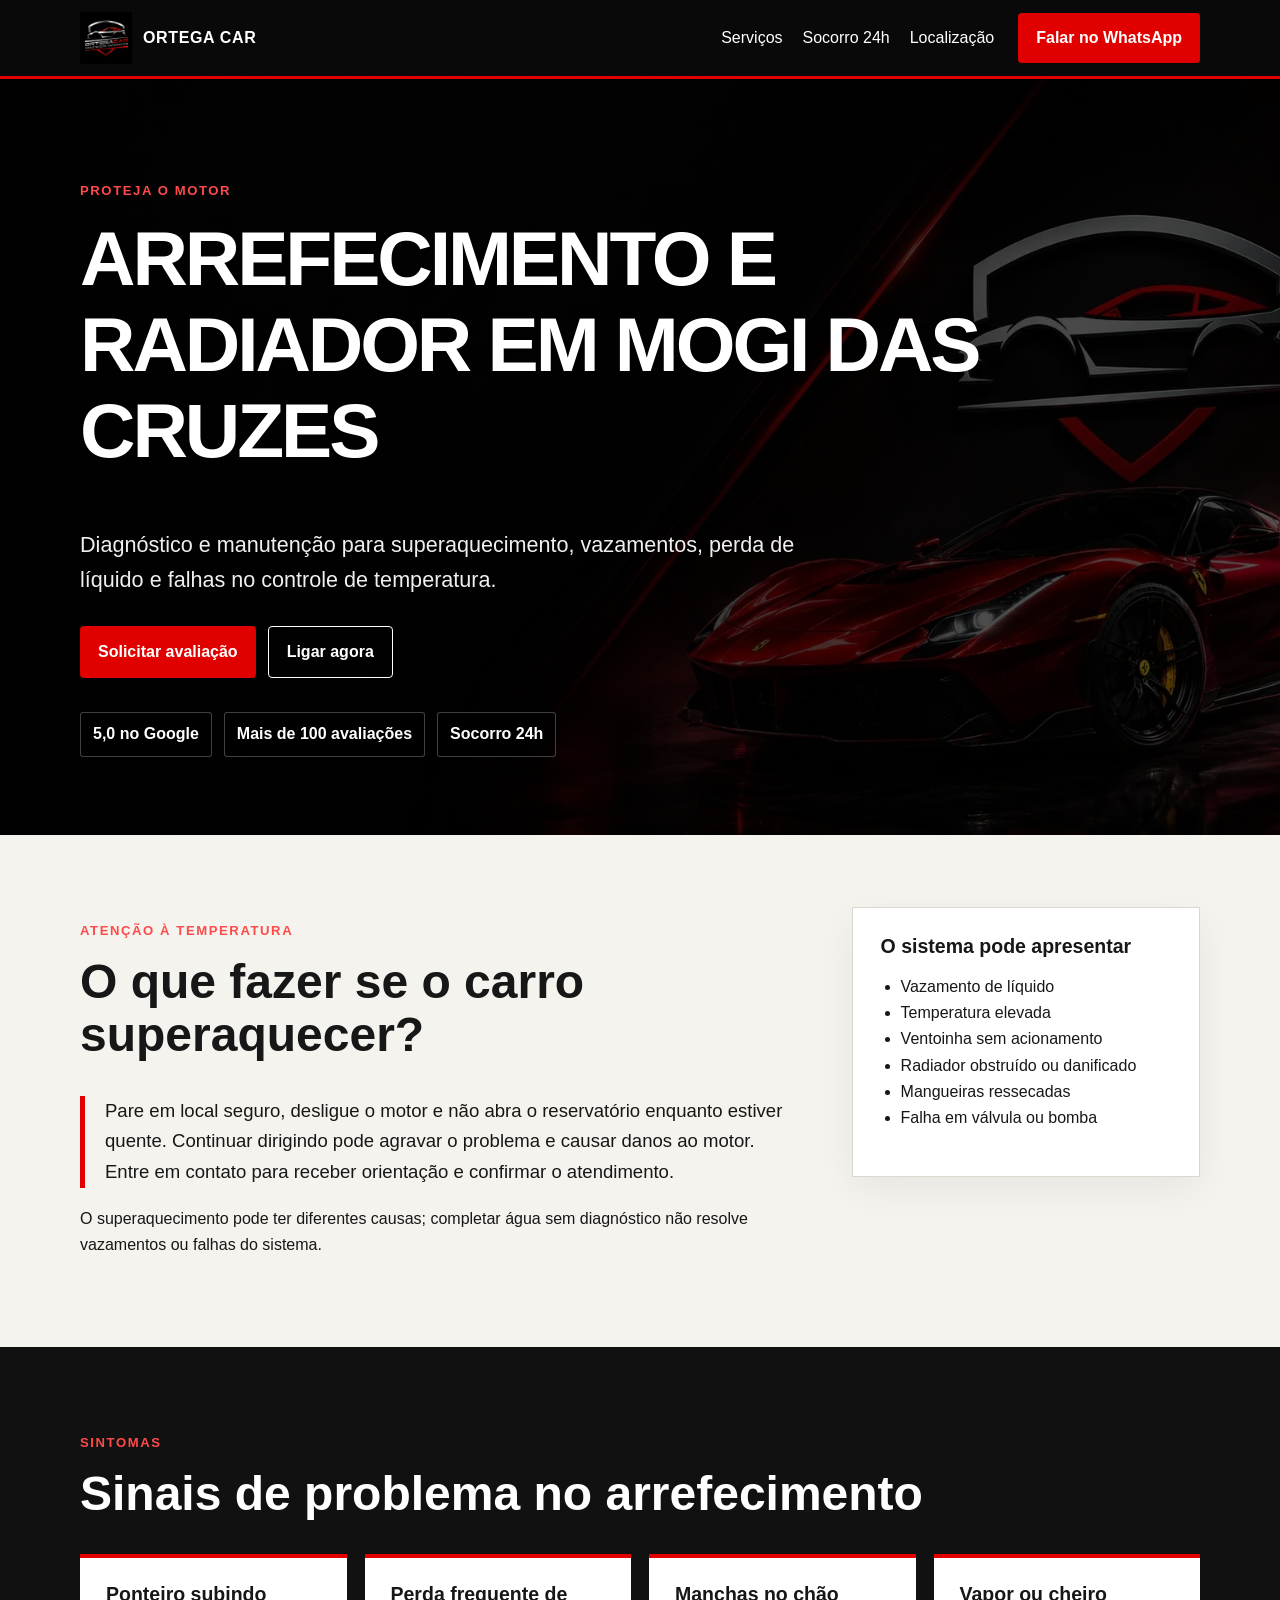
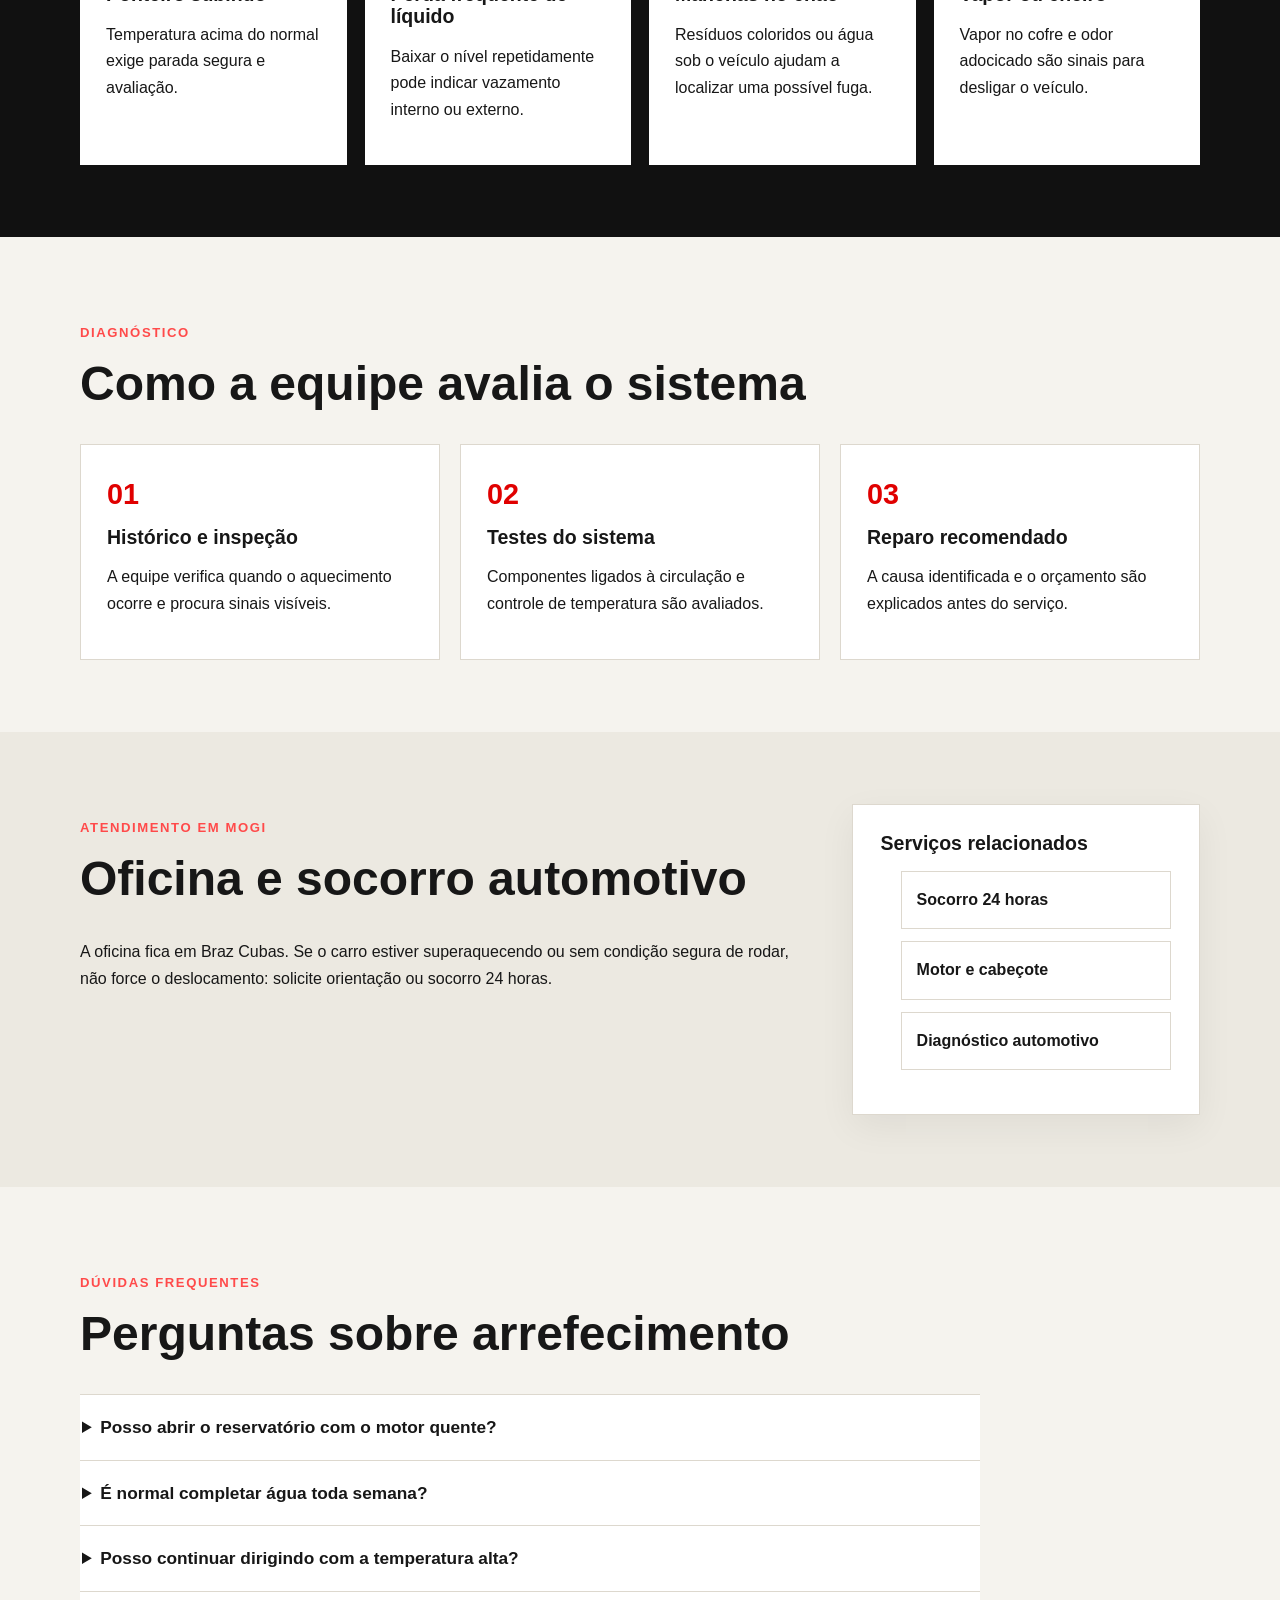
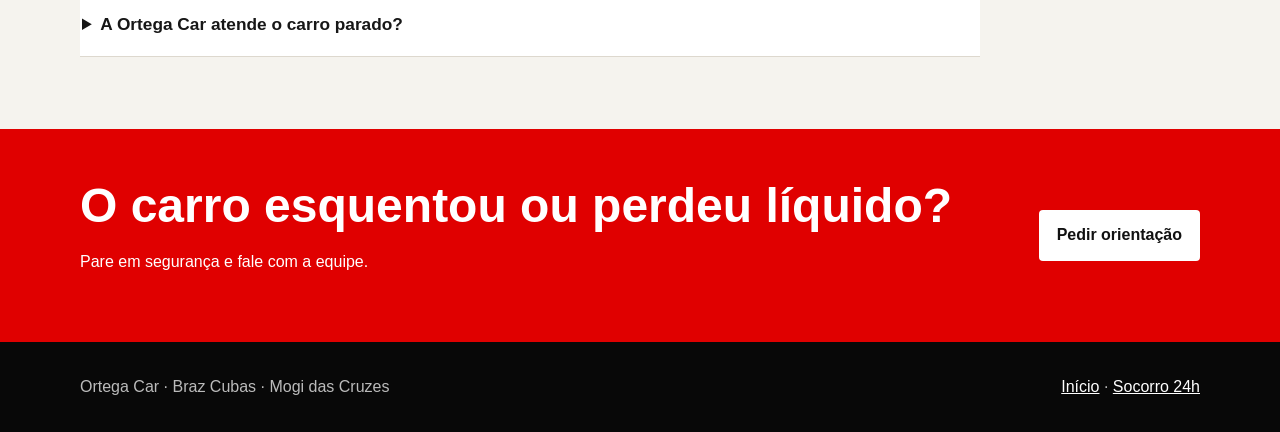
<file: arrefecimento/index.html>
<!doctype html>
<html lang="pt-BR">
  <head>
    <meta charset="utf-8" />
    <meta name="viewport" content="width=device-width,initial-scale=1" />
    <title>Arrefecimento e Radiador em Mogi das Cruzes | Ortega Car</title>
    <meta
      name="description"
      content="Manutenção do sistema de arrefecimento em Mogi das Cruzes para superaquecimento, vazamentos, radiador e perda de água. Agende na Ortega Car."
    />
    <meta name="robots" content="index,follow,max-image-preview:large" />
    <link rel="canonical" href="https://ortegacar.com.br/arrefecimento/" />
    <meta property="og:type" content="website" />
    <meta property="og:locale" content="pt_BR" />
    <meta
      property="og:title"
      content="Arrefecimento e Radiador em Mogi das Cruzes | Ortega Car"
    />
    <meta
      property="og:description"
      content="Diagnóstico de superaquecimento, vazamentos e perda de líquido."
    />
    <meta property="og:url" content="https://ortegacar.com.br/arrefecimento/" />
    <meta
      property="og:image"
      content="https://ortegacar.com.br/site/img/banner.jpg"
    />
    <link rel="icon" href="/site/img/favicon-32x32.png" sizes="32x32" />
    <link rel="stylesheet" href="/site/service.css" />
    <script
      async
      src="https://www.googletagmanager.com/gtag/js?id=G-6C7499P15B"
    ></script>
    <script>
      window.dataLayer = window.dataLayer || [];
      function gtag() {
        dataLayer.push(arguments);
      }
      gtag("js", new Date());
      gtag("config", "AW-17861946155");
      gtag("config", "G-6C7499P15B");
    </script>
    <script type="application/ld+json">
      {
        "@context": "https://schema.org",
        "@graph": [
          {
            "@type": "AutoRepair",
            "@id": "https://ortegacar.com.br/#oficina",
            "name": "Ortega Car",
            "url": "https://ortegacar.com.br/",
            "telephone": "+5511922313058",
            "address": {
              "@type": "PostalAddress",
              "streetAddress": "Rua Júlio Aragão, 160 - Braz Cubas",
              "addressLocality": "Mogi das Cruzes",
              "addressRegion": "SP",
              "postalCode": "08740-030",
              "addressCountry": "BR"
            }
          },
          {
            "@type": "Service",
            "@id": "https://ortegacar.com.br/arrefecimento/#servico",
            "name": "Manutenção do sistema de arrefecimento em Mogi das Cruzes",
            "serviceType": "Manutenção do sistema de arrefecimento",
            "url": "https://ortegacar.com.br/arrefecimento/",
            "provider": { "@id": "https://ortegacar.com.br/#oficina" },
            "areaServed": { "@type": "City", "name": "Mogi das Cruzes" }
          }
        ]
      }
    </script>
  </head>
  <body>
    <a class="skip" href="#conteudo">Ir para o conteúdo</a>
    <header>
      <div class="wrap nav">
        <a class="brand" href="/"
          ><img
            src="/site/img/logo-256.png"
            width="256"
            height="256"
            alt="Ortega Car"
          /><span>ORTEGA CAR</span></a
        >
        <nav aria-label="Principal">
          <ul>
            <li><a href="/#svc">Serviços</a></li>
            <li><a href="/socorro/">Socorro 24h</a></li>
            <li><a href="/#loc">Localização</a></li>
          </ul>
        </nav>
        <a
          class="nav-cta"
          href="https://api.whatsapp.com/send?phone=5511922313058"
          target="_blank"
          rel="noopener"
          >Falar no WhatsApp</a
        >
      </div>
    </header>
    <main id="conteudo">
      <section class="hero">
        <div class="wrap">
          <p class="eyebrow">Proteja o motor</p>
          <h1>Arrefecimento e radiador em Mogi das Cruzes</h1>
          <p class="lead">
            Diagnóstico e manutenção para superaquecimento, vazamentos, perda de
            líquido e falhas no controle de temperatura.
          </p>
          <div class="actions">
            <a
              class="button"
              href="https://api.whatsapp.com/send?phone=5511922313058&text=Ol%C3%A1%2C%20meu%20carro%20est%C3%A1%20com%20problema%20no%20arrefecimento."
              target="_blank"
              rel="noopener"
              >Solicitar avaliação</a
            ><a class="button alt" href="tel:+5511922313058">Ligar agora</a>
          </div>
          <div class="trust">
            <span>5,0 no Google</span><span>Mais de 100 avaliações</span
            ><span>Socorro 24h</span>
          </div>
        </div>
      </section>
      <section>
        <div class="wrap intro-grid">
          <div>
            <p class="eyebrow">Atenção à temperatura</p>
            <h2>O que fazer se o carro superaquecer?</h2>
            <p class="answer">
              Pare em local seguro, desligue o motor e não abra o reservatório
              enquanto estiver quente. Continuar dirigindo pode agravar o
              problema e causar danos ao motor. Entre em contato para receber
              orientação e confirmar o atendimento.
            </p>
            <p>
              O superaquecimento pode ter diferentes causas; completar água sem
              diagnóstico não resolve vazamentos ou falhas do sistema.
            </p>
          </div>
          <aside class="panel" aria-label="Sinais do sistema de arrefecimento">
            <h3>O sistema pode apresentar</h3>
            <ul>
              <li>Vazamento de líquido</li>
              <li>Temperatura elevada</li>
              <li>Ventoinha sem acionamento</li>
              <li>Radiador obstruído ou danificado</li>
              <li>Mangueiras ressecadas</li>
              <li>Falha em válvula ou bomba</li>
            </ul>
          </aside>
        </div>
      </section>
      <section class="alt-section">
        <div class="wrap">
          <p class="eyebrow">Sintomas</p>
          <h2>Sinais de problema no arrefecimento</h2>
          <div class="cards">
            <article class="card">
              <h3>Ponteiro subindo</h3>
              <p>
                Temperatura acima do normal exige parada segura e avaliação.
              </p>
            </article>
            <article class="card">
              <h3>Perda frequente de líquido</h3>
              <p>
                Baixar o nível repetidamente pode indicar vazamento interno ou
                externo.
              </p>
            </article>
            <article class="card">
              <h3>Manchas no chão</h3>
              <p>
                Resíduos coloridos ou água sob o veículo ajudam a localizar uma
                possível fuga.
              </p>
            </article>
            <article class="card">
              <h3>Vapor ou cheiro</h3>
              <p>
                Vapor no cofre e odor adocicado são sinais para desligar o
                veículo.
              </p>
            </article>
          </div>
        </div>
      </section>
      <section>
        <div class="wrap">
          <p class="eyebrow">Diagnóstico</p>
          <h2>Como a equipe avalia o sistema</h2>
          <div class="steps">
            <article class="step">
              <h3>Histórico e inspeção</h3>
              <p>
                A equipe verifica quando o aquecimento ocorre e procura sinais
                visíveis.
              </p>
            </article>
            <article class="step">
              <h3>Testes do sistema</h3>
              <p>
                Componentes ligados à circulação e controle de temperatura são
                avaliados.
              </p>
            </article>
            <article class="step">
              <h3>Reparo recomendado</h3>
              <p>
                A causa identificada e o orçamento são explicados antes do
                serviço.
              </p>
            </article>
          </div>
        </div>
      </section>
      <section class="coverage">
        <div class="wrap split">
          <div>
            <p class="eyebrow">Atendimento em Mogi</p>
            <h2>Oficina e socorro automotivo</h2>
            <p>
              A oficina fica em Braz Cubas. Se o carro estiver superaquecendo ou
              sem condição segura de rodar, não force o deslocamento: solicite
              orientação ou socorro 24 horas.
            </p>
          </div>
          <aside class="panel" aria-label="Serviços relacionados ao arrefecimento">
            <h3>Serviços relacionados</h3>
            <ul class="service-links">
              <li><a href="/socorro/">Socorro 24 horas</a></li>
              <li><a href="/motor-e-cabecote/">Motor e cabeçote</a></li>
              <li>
                <a href="/diagnostico-automotivo/">Diagnóstico automotivo</a>
              </li>
            </ul>
          </aside>
        </div>
      </section>
      <section>
        <div class="wrap">
          <p class="eyebrow">Dúvidas frequentes</p>
          <h2>Perguntas sobre arrefecimento</h2>
          <div class="faq-list">
            <details>
              <summary>Posso abrir o reservatório com o motor quente?</summary>
              <p>
                Não. O sistema pode estar pressurizado e liberar líquido muito
                quente, causando queimaduras. Espere o resfriamento e siga
                orientação profissional.
              </p>
            </details>
            <details>
              <summary>É normal completar água toda semana?</summary>
              <p>
                Não. A perda frequente indica que o sistema precisa ser
                inspecionado para encontrar vazamentos ou outras falhas.
              </p>
            </details>
            <details>
              <summary>
                Posso continuar dirigindo com a temperatura alta?
              </summary>
              <p>
                Não é recomendado. Pare em segurança e desligue o motor, pois
                continuar pode aumentar muito o dano.
              </p>
            </details>
            <details>
              <summary>A Ortega Car atende o carro parado?</summary>
              <p>
                Sim. Há socorro automotivo 24 horas em Mogi das Cruzes, com
                disponibilidade confirmada pelo WhatsApp.
              </p>
            </details>
          </div>
        </div>
      </section>
    </main>
    <section class="cta">
      <div class="wrap">
        <div>
          <h2>O carro esquentou ou perdeu líquido?</h2>
          <p>Pare em segurança e fale com a equipe.</p>
        </div>
        <a
          class="button"
          href="https://api.whatsapp.com/send?phone=5511922313058"
          target="_blank"
          rel="noopener"
          >Pedir orientação</a
        >
      </div>
    </section>
    <footer>
      <div class="wrap">
        <span>Ortega Car · Braz Cubas · Mogi das Cruzes</span
        ><span
          ><a href="/">Início</a> · <a href="/socorro/">Socorro 24h</a></span
        >
      </div>
    </footer>
  </body>
</html>
</file>
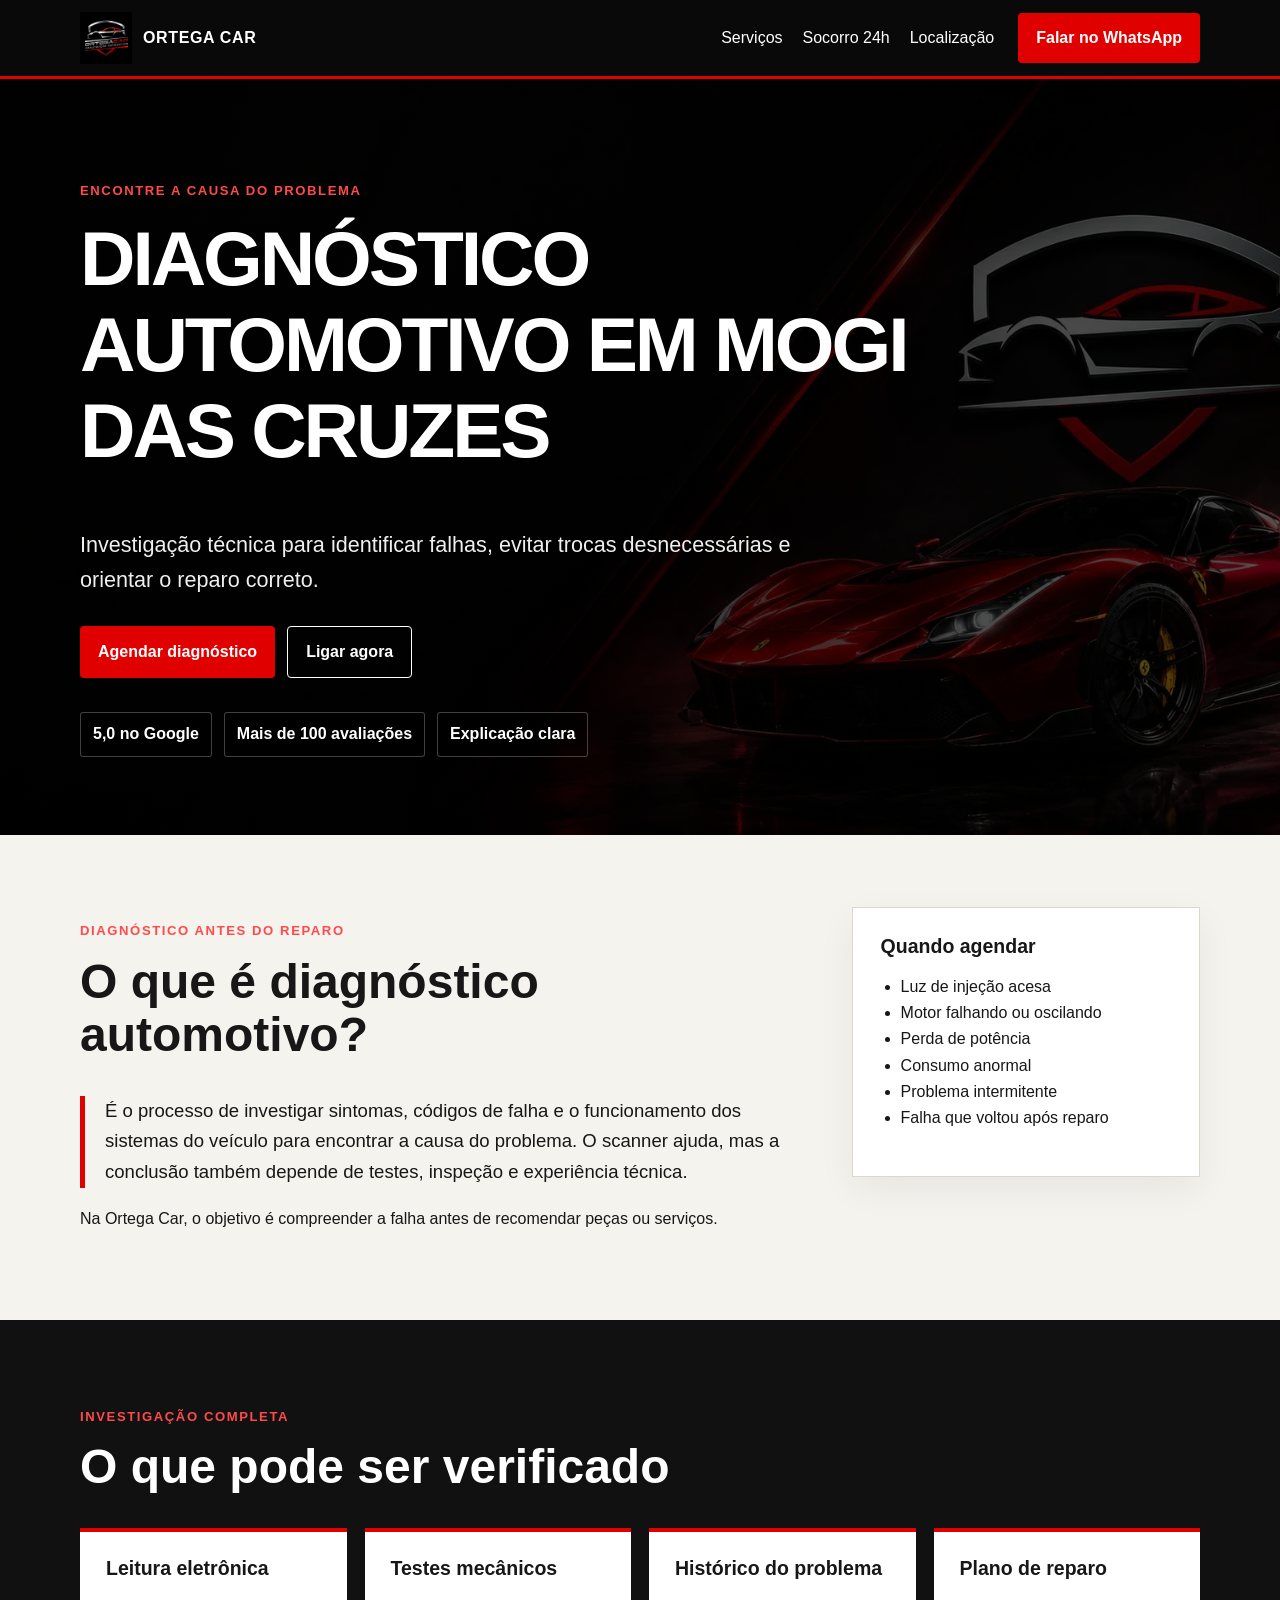
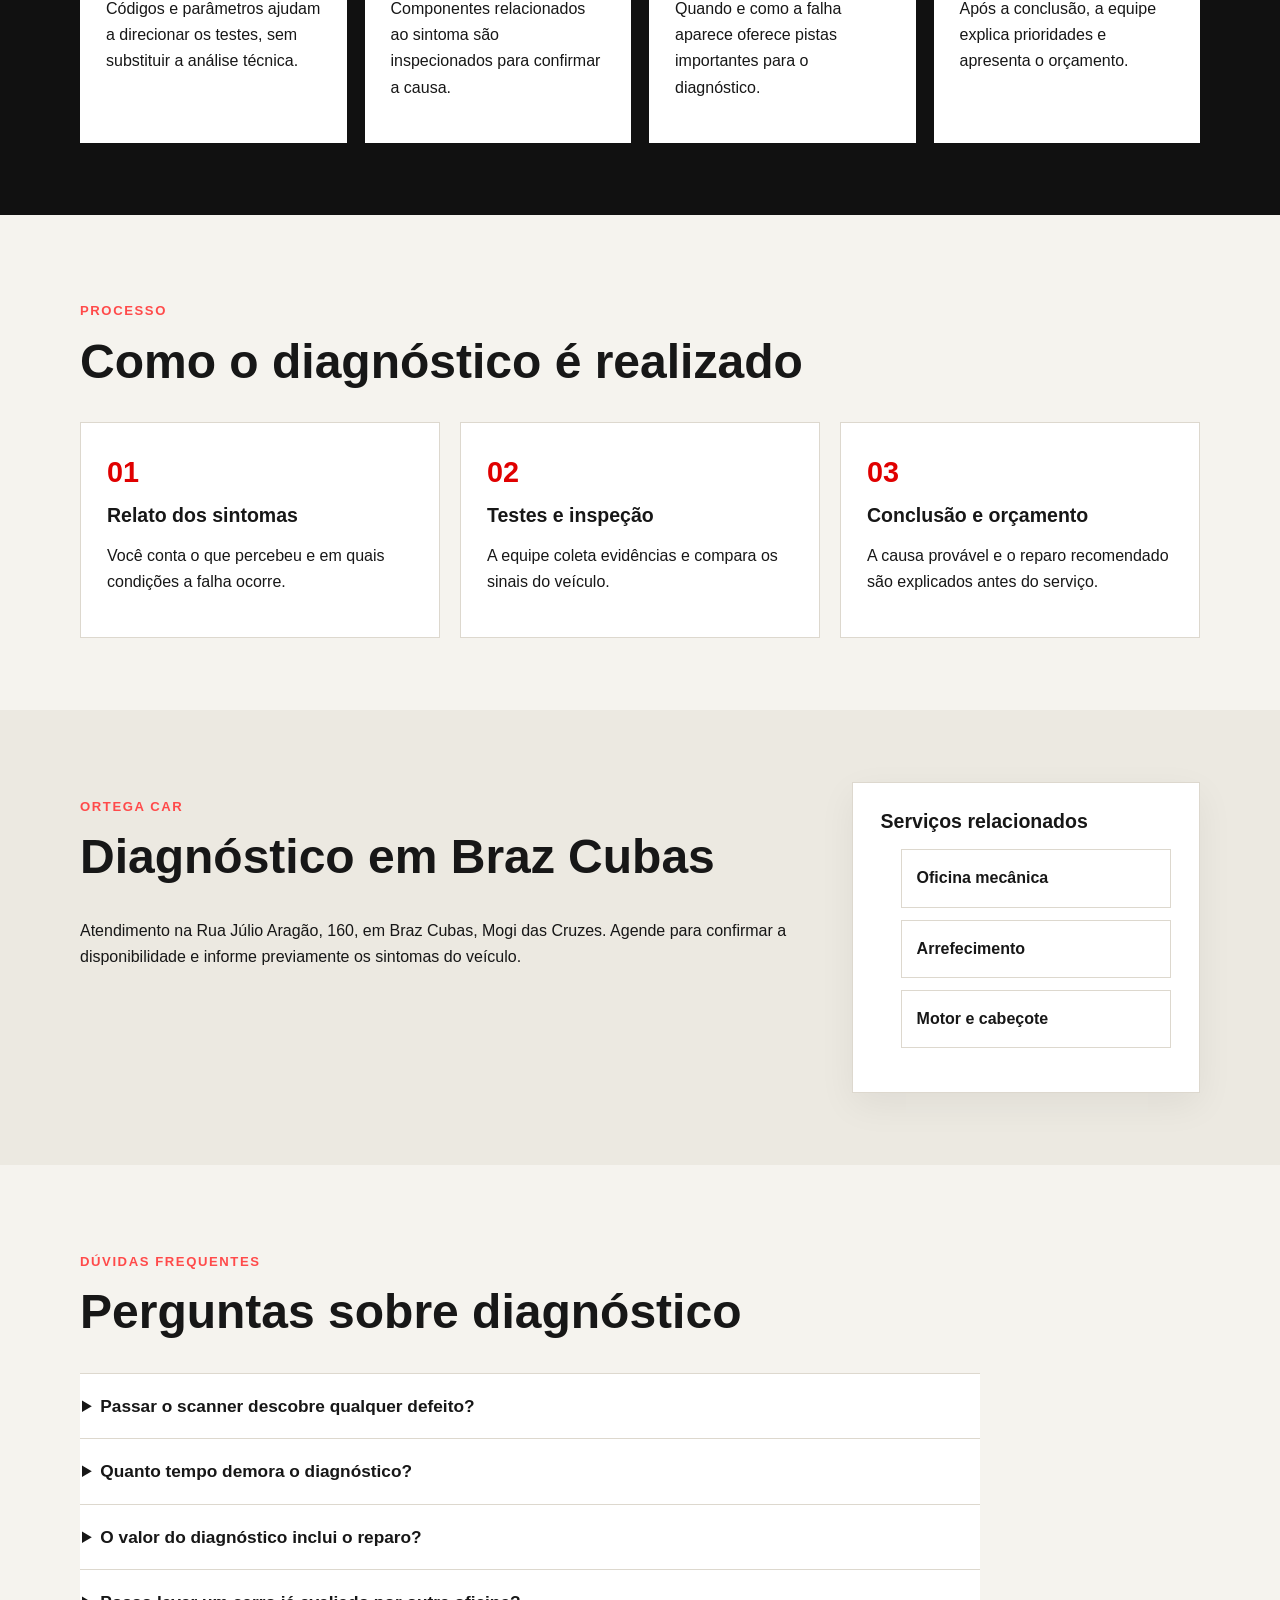
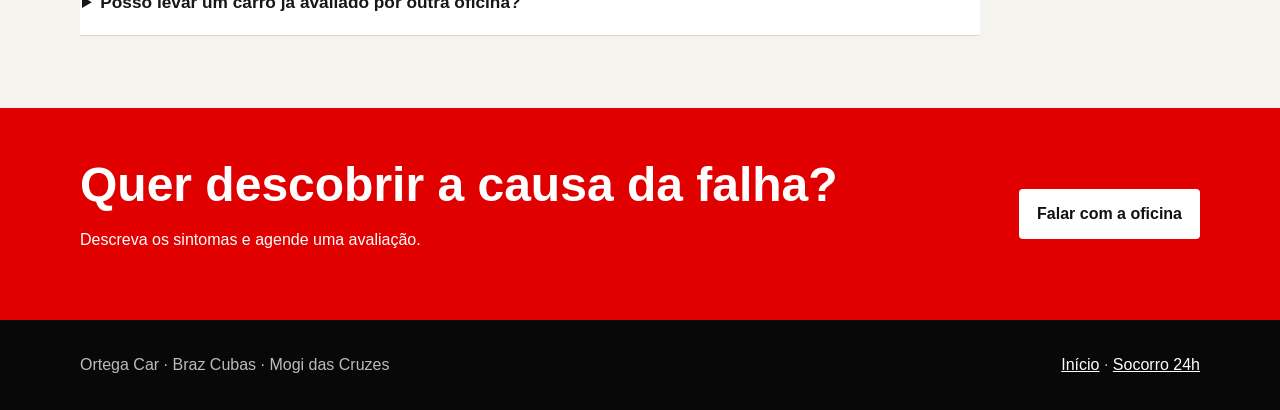
<file: diagnostico-automotivo/index.html>
<!doctype html>
<html lang="pt-BR">
  <head>
    <meta charset="utf-8" />
    <meta name="viewport" content="width=device-width,initial-scale=1" />
    <title>Diagnóstico Automotivo em Mogi das Cruzes | Ortega Car</title>
    <meta
      name="description"
      content="Diagnóstico automotivo em Mogi das Cruzes para luz no painel, falhas, perda de potência e problemas difíceis de identificar. Fale com a Ortega Car."
    />
    <meta name="robots" content="index,follow,max-image-preview:large" />
    <link
      rel="canonical"
      href="https://ortegacar.com.br/diagnostico-automotivo/"
    />
    <meta property="og:type" content="website" />
    <meta property="og:locale" content="pt_BR" />
    <meta
      property="og:title"
      content="Diagnóstico Automotivo em Mogi das Cruzes | Ortega Car"
    />
    <meta
      property="og:description"
      content="Investigação precisa antes da troca de peças."
    />
    <meta
      property="og:url"
      content="https://ortegacar.com.br/diagnostico-automotivo/"
    />
    <meta
      property="og:image"
      content="https://ortegacar.com.br/site/img/banner.jpg"
    />
    <link rel="icon" href="/site/img/favicon-32x32.png" sizes="32x32" />
    <link rel="stylesheet" href="/site/service.css" />
    <script
      async
      src="https://www.googletagmanager.com/gtag/js?id=G-6C7499P15B"
    ></script>
    <script>
      window.dataLayer = window.dataLayer || [];
      function gtag() {
        dataLayer.push(arguments);
      }
      gtag("js", new Date());
      gtag("config", "AW-17861946155");
      gtag("config", "G-6C7499P15B");
    </script>
    <script type="application/ld+json">
      {
        "@context": "https://schema.org",
        "@graph": [
          {
            "@type": "AutoRepair",
            "@id": "https://ortegacar.com.br/#oficina",
            "name": "Ortega Car",
            "url": "https://ortegacar.com.br/",
            "telephone": "+5511922313058",
            "address": {
              "@type": "PostalAddress",
              "streetAddress": "Rua Júlio Aragão, 160 - Braz Cubas",
              "addressLocality": "Mogi das Cruzes",
              "addressRegion": "SP",
              "postalCode": "08740-030",
              "addressCountry": "BR"
            }
          },
          {
            "@type": "Service",
            "@id": "https://ortegacar.com.br/diagnostico-automotivo/#servico",
            "name": "Diagnóstico automotivo em Mogi das Cruzes",
            "serviceType": "Diagnóstico automotivo",
            "url": "https://ortegacar.com.br/diagnostico-automotivo/",
            "provider": { "@id": "https://ortegacar.com.br/#oficina" },
            "areaServed": { "@type": "City", "name": "Mogi das Cruzes" }
          }
        ]
      }
    </script>
  </head>
  <body>
    <a class="skip" href="#conteudo">Ir para o conteúdo</a>
    <header>
      <div class="wrap nav">
        <a class="brand" href="/"
          ><img
            src="/site/img/logo-256.png"
            width="256"
            height="256"
            alt="Ortega Car"
          /><span>ORTEGA CAR</span></a
        >
        <nav aria-label="Principal">
          <ul>
            <li><a href="/#svc">Serviços</a></li>
            <li><a href="/socorro/">Socorro 24h</a></li>
            <li><a href="/#loc">Localização</a></li>
          </ul>
        </nav>
        <a
          class="nav-cta"
          href="https://api.whatsapp.com/send?phone=5511922313058"
          target="_blank"
          rel="noopener"
          >Falar no WhatsApp</a
        >
      </div>
    </header>
    <main id="conteudo">
      <section class="hero">
        <div class="wrap">
          <p class="eyebrow">Encontre a causa do problema</p>
          <h1>Diagnóstico automotivo em Mogi das Cruzes</h1>
          <p class="lead">
            Investigação técnica para identificar falhas, evitar trocas
            desnecessárias e orientar o reparo correto.
          </p>
          <div class="actions">
            <a
              class="button"
              href="https://api.whatsapp.com/send?phone=5511922313058&text=Ol%C3%A1%2C%20preciso%20de%20um%20diagn%C3%B3stico%20automotivo."
              target="_blank"
              rel="noopener"
              >Agendar diagnóstico</a
            ><a class="button alt" href="tel:+5511922313058">Ligar agora</a>
          </div>
          <div class="trust">
            <span>5,0 no Google</span><span>Mais de 100 avaliações</span
            ><span>Explicação clara</span>
          </div>
        </div>
      </section>
      <section>
        <div class="wrap intro-grid">
          <div>
            <p class="eyebrow">Diagnóstico antes do reparo</p>
            <h2>O que é diagnóstico automotivo?</h2>
            <p class="answer">
              É o processo de investigar sintomas, códigos de falha e o
              funcionamento dos sistemas do veículo para encontrar a causa do
              problema. O scanner ajuda, mas a conclusão também depende de
              testes, inspeção e experiência técnica.
            </p>
            <p>
              Na Ortega Car, o objetivo é compreender a falha antes de
              recomendar peças ou serviços.
            </p>
          </div>
          <aside class="panel" aria-label="Quando agendar o diagnóstico">
            <h3>Quando agendar</h3>
            <ul>
              <li>Luz de injeção acesa</li>
              <li>Motor falhando ou oscilando</li>
              <li>Perda de potência</li>
              <li>Consumo anormal</li>
              <li>Problema intermitente</li>
              <li>Falha que voltou após reparo</li>
            </ul>
          </aside>
        </div>
      </section>
      <section class="alt-section">
        <div class="wrap">
          <p class="eyebrow">Investigação completa</p>
          <h2>O que pode ser verificado</h2>
          <div class="cards">
            <article class="card">
              <h3>Leitura eletrônica</h3>
              <p>
                Códigos e parâmetros ajudam a direcionar os testes, sem
                substituir a análise técnica.
              </p>
            </article>
            <article class="card">
              <h3>Testes mecânicos</h3>
              <p>
                Componentes relacionados ao sintoma são inspecionados para
                confirmar a causa.
              </p>
            </article>
            <article class="card">
              <h3>Histórico do problema</h3>
              <p>
                Quando e como a falha aparece oferece pistas importantes para o
                diagnóstico.
              </p>
            </article>
            <article class="card">
              <h3>Plano de reparo</h3>
              <p>
                Após a conclusão, a equipe explica prioridades e apresenta o
                orçamento.
              </p>
            </article>
          </div>
        </div>
      </section>
      <section>
        <div class="wrap">
          <p class="eyebrow">Processo</p>
          <h2>Como o diagnóstico é realizado</h2>
          <div class="steps">
            <article class="step">
              <h3>Relato dos sintomas</h3>
              <p>
                Você conta o que percebeu e em quais condições a falha ocorre.
              </p>
            </article>
            <article class="step">
              <h3>Testes e inspeção</h3>
              <p>A equipe coleta evidências e compara os sinais do veículo.</p>
            </article>
            <article class="step">
              <h3>Conclusão e orçamento</h3>
              <p>
                A causa provável e o reparo recomendado são explicados antes do
                serviço.
              </p>
            </article>
          </div>
        </div>
      </section>
      <section class="coverage">
        <div class="wrap split">
          <div>
            <p class="eyebrow">Ortega Car</p>
            <h2>Diagnóstico em Braz Cubas</h2>
            <p>
              Atendimento na Rua Júlio Aragão, 160, em Braz Cubas, Mogi das
              Cruzes. Agende para confirmar a disponibilidade e informe
              previamente os sintomas do veículo.
            </p>
          </div>
          <aside class="panel" aria-label="Serviços relacionados ao diagnóstico">
            <h3>Serviços relacionados</h3>
            <ul class="service-links">
              <li>
                <a href="/oficina-mecanica-mogi-das-cruzes/"
                  >Oficina mecânica</a
                >
              </li>
              <li><a href="/arrefecimento/">Arrefecimento</a></li>
              <li><a href="/motor-e-cabecote/">Motor e cabeçote</a></li>
            </ul>
          </aside>
        </div>
      </section>
      <section>
        <div class="wrap">
          <p class="eyebrow">Dúvidas frequentes</p>
          <h2>Perguntas sobre diagnóstico</h2>
          <div class="faq-list">
            <details>
              <summary>Passar o scanner descobre qualquer defeito?</summary>
              <p>
                Não. O scanner apresenta códigos e dados, mas eles precisam ser
                interpretados e confirmados com testes. Um código pode indicar o
                sistema afetado sem apontar sozinho a peça causadora.
              </p>
            </details>
            <details>
              <summary>Quanto tempo demora o diagnóstico?</summary>
              <p>
                Depende da complexidade e de quando a falha aparece. Problemas
                intermitentes podem exigir mais testes. A equipe informa a
                previsão após a avaliação inicial.
              </p>
            </details>
            <details>
              <summary>O valor do diagnóstico inclui o reparo?</summary>
              <p>
                Diagnóstico e reparo são etapas diferentes. A equipe informa as
                condições do atendimento e apresenta um orçamento antes de
                executar o serviço recomendado.
              </p>
            </details>
            <details>
              <summary>
                Posso levar um carro já avaliado por outra oficina?
              </summary>
              <p>
                Sim. Informe o histórico, peças já trocadas e testes realizados
                para ajudar a investigação.
              </p>
            </details>
          </div>
        </div>
      </section>
    </main>
    <section class="cta">
      <div class="wrap">
        <div>
          <h2>Quer descobrir a causa da falha?</h2>
          <p>Descreva os sintomas e agende uma avaliação.</p>
        </div>
        <a
          class="button"
          href="https://api.whatsapp.com/send?phone=5511922313058"
          target="_blank"
          rel="noopener"
          >Falar com a oficina</a
        >
      </div>
    </section>
    <footer>
      <div class="wrap">
        <span>Ortega Car · Braz Cubas · Mogi das Cruzes</span
        ><span
          ><a href="/">Início</a> · <a href="/socorro/">Socorro 24h</a></span
        >
      </div>
    </footer>
  </body>
</html>
</file>
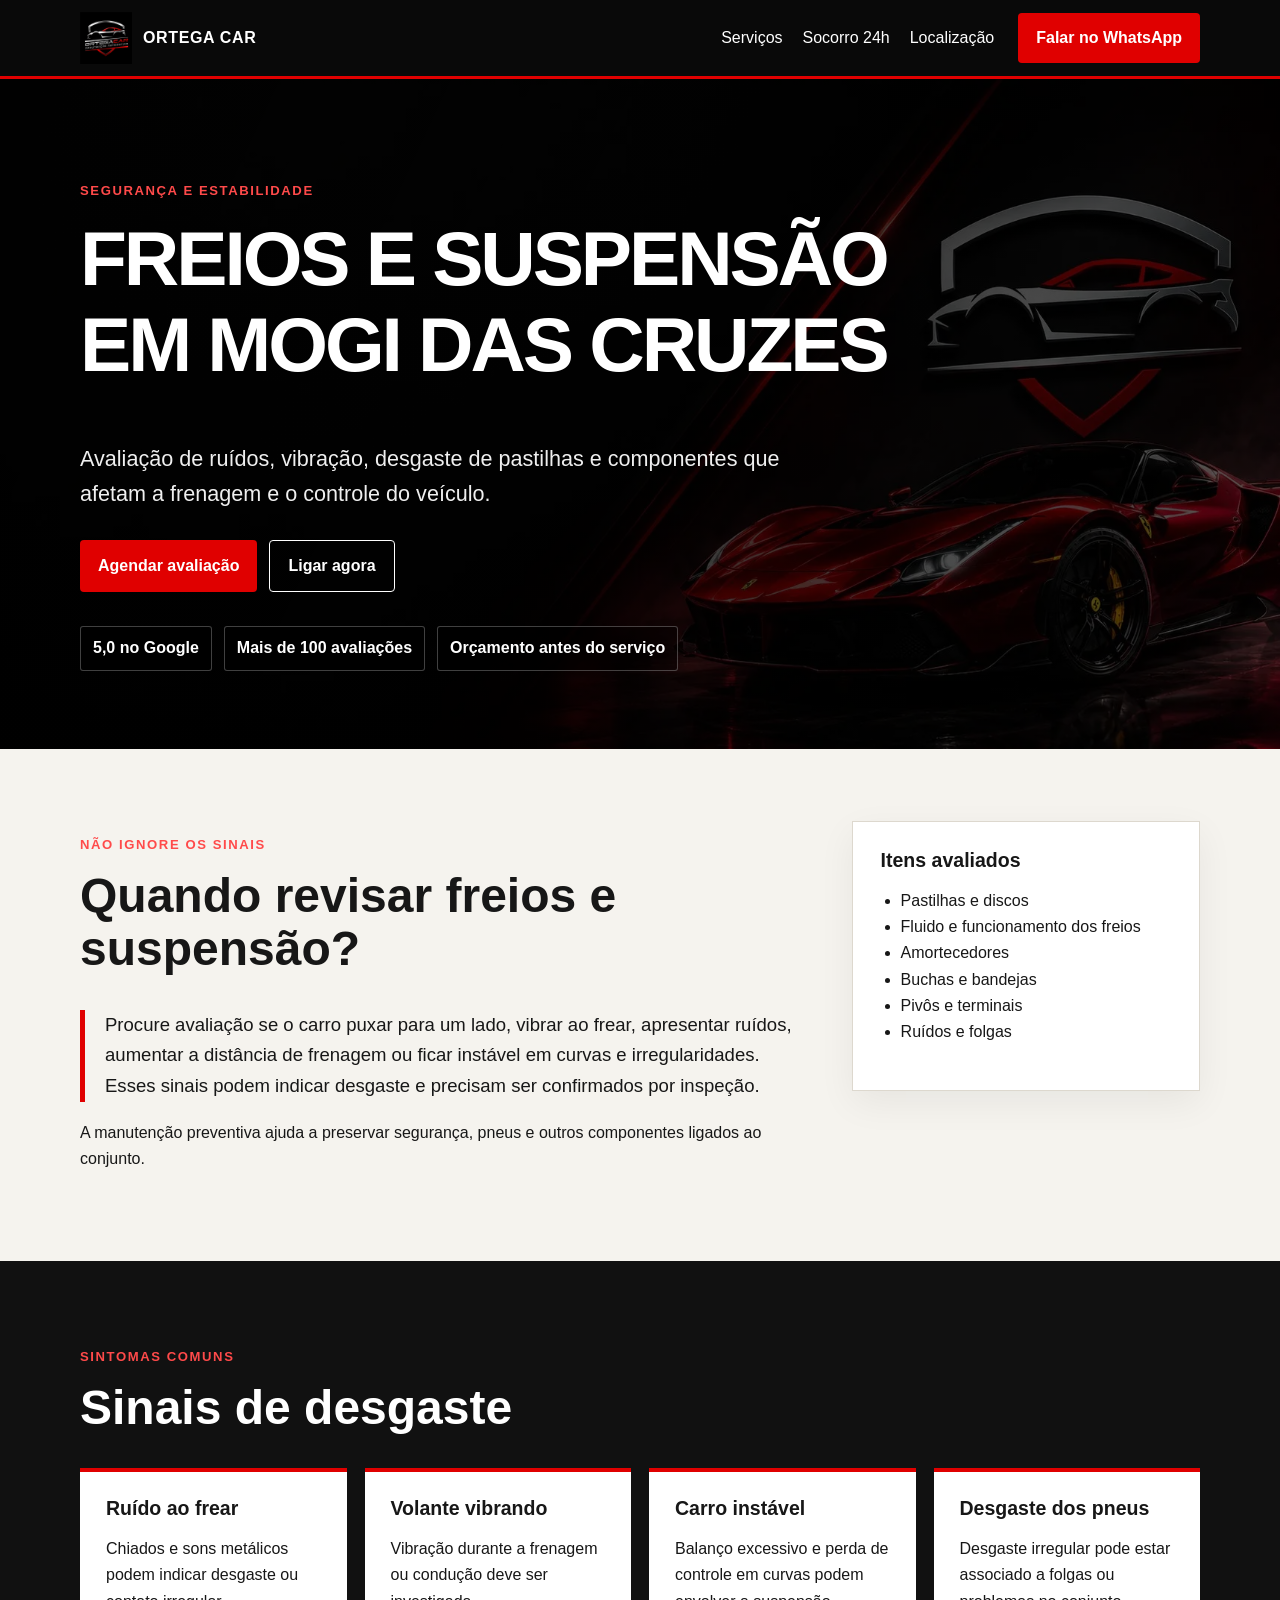
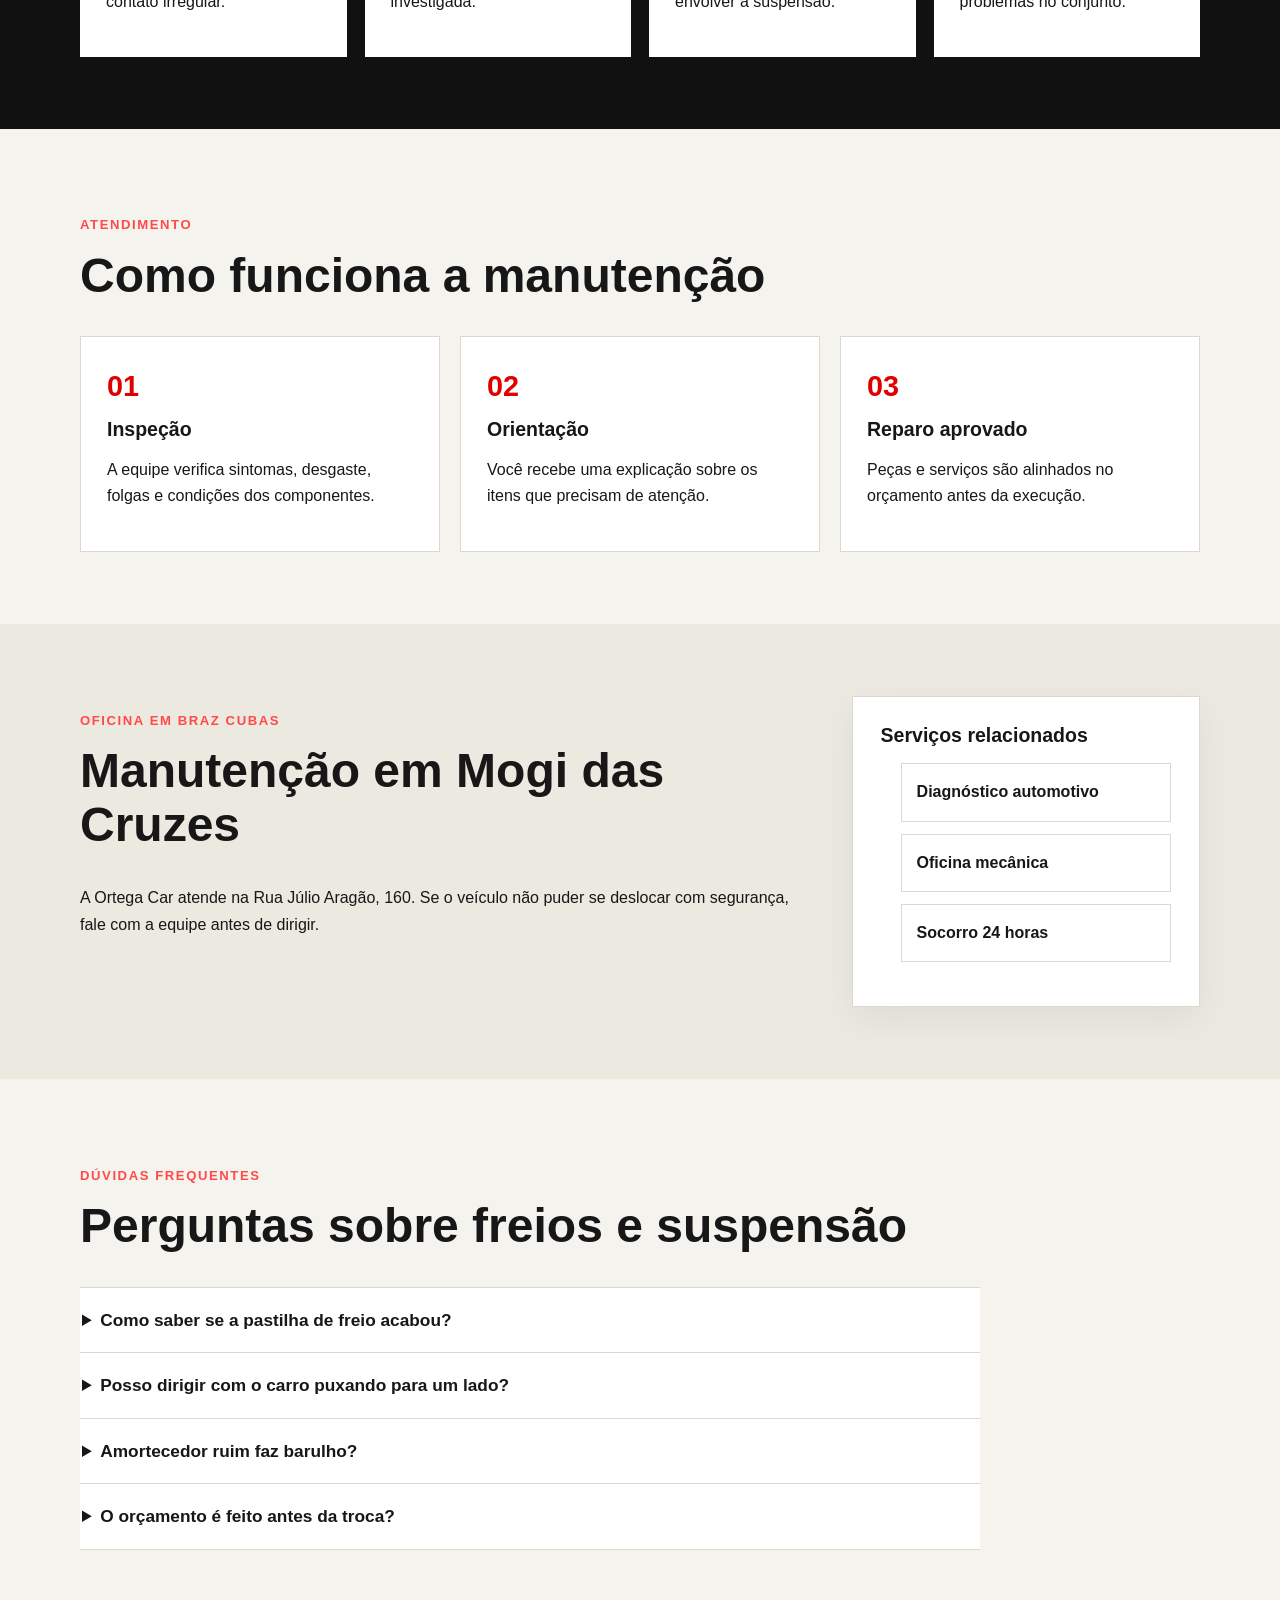
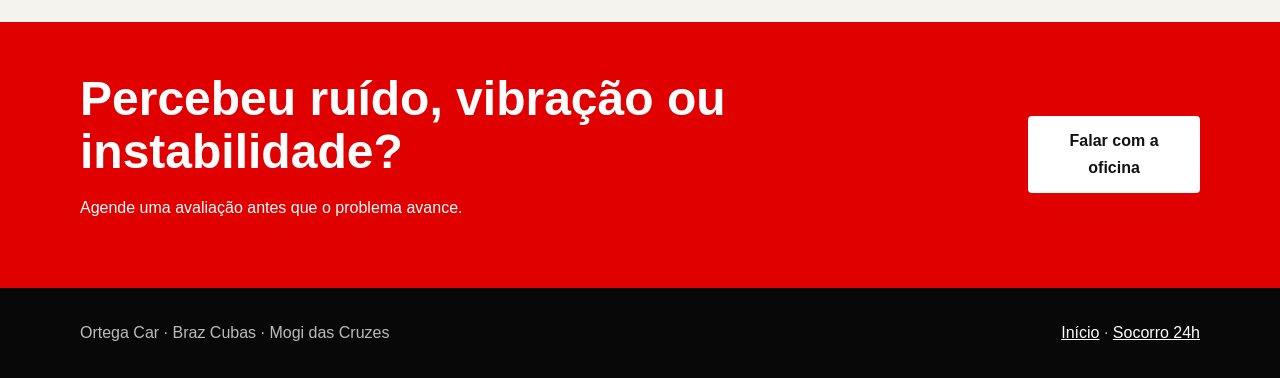
<file: freios-e-suspensao/index.html>
<!doctype html>
<html lang="pt-BR">
  <head>
    <meta charset="utf-8" />
    <meta name="viewport" content="width=device-width,initial-scale=1" />
    <title>Freios e Suspensão em Mogi das Cruzes | Ortega Car</title>
    <meta
      name="description"
      content="Manutenção de freios e suspensão em Mogi das Cruzes: pastilhas, discos, amortecedores e diagnóstico de ruídos. Agende uma avaliação na Ortega Car."
    />
    <meta name="robots" content="index,follow,max-image-preview:large" />
    <link rel="canonical" href="https://ortegacar.com.br/freios-e-suspensao/" />
    <meta property="og:type" content="website" />
    <meta property="og:locale" content="pt_BR" />
    <meta
      property="og:title"
      content="Freios e Suspensão em Mogi das Cruzes | Ortega Car"
    />
    <meta
      property="og:description"
      content="Avaliação de freios, amortecedores, ruídos e estabilidade do veículo."
    />
    <meta
      property="og:url"
      content="https://ortegacar.com.br/freios-e-suspensao/"
    />
    <meta
      property="og:image"
      content="https://ortegacar.com.br/site/img/banner.jpg"
    />
    <link rel="icon" href="/site/img/favicon-32x32.png" sizes="32x32" />
    <link rel="stylesheet" href="/site/service.css" />
    <script
      async
      src="https://www.googletagmanager.com/gtag/js?id=G-6C7499P15B"
    ></script>
    <script>
      window.dataLayer = window.dataLayer || [];
      function gtag() {
        dataLayer.push(arguments);
      }
      gtag("js", new Date());
      gtag("config", "AW-17861946155");
      gtag("config", "G-6C7499P15B");
    </script>
    <script type="application/ld+json">
      {
        "@context": "https://schema.org",
        "@graph": [
          {
            "@type": "AutoRepair",
            "@id": "https://ortegacar.com.br/#oficina",
            "name": "Ortega Car",
            "url": "https://ortegacar.com.br/",
            "telephone": "+5511922313058",
            "address": {
              "@type": "PostalAddress",
              "streetAddress": "Rua Júlio Aragão, 160 - Braz Cubas",
              "addressLocality": "Mogi das Cruzes",
              "addressRegion": "SP",
              "postalCode": "08740-030",
              "addressCountry": "BR"
            }
          },
          {
            "@type": "Service",
            "@id": "https://ortegacar.com.br/freios-e-suspensao/#servico",
            "name": "Manutenção de freios e suspensão em Mogi das Cruzes",
            "serviceType": "Manutenção de freios e suspensão",
            "url": "https://ortegacar.com.br/freios-e-suspensao/",
            "provider": { "@id": "https://ortegacar.com.br/#oficina" },
            "areaServed": { "@type": "City", "name": "Mogi das Cruzes" }
          }
        ]
      }
    </script>
  </head>
  <body>
    <a class="skip" href="#conteudo">Ir para o conteúdo</a>
    <header>
      <div class="wrap nav">
        <a class="brand" href="/"
          ><img
            src="/site/img/logo-256.png"
            width="256"
            height="256"
            alt="Ortega Car"
          /><span>ORTEGA CAR</span></a
        >
        <nav aria-label="Principal">
          <ul>
            <li><a href="/#svc">Serviços</a></li>
            <li><a href="/socorro/">Socorro 24h</a></li>
            <li><a href="/#loc">Localização</a></li>
          </ul>
        </nav>
        <a
          class="nav-cta"
          href="https://api.whatsapp.com/send?phone=5511922313058"
          target="_blank"
          rel="noopener"
          >Falar no WhatsApp</a
        >
      </div>
    </header>
    <main id="conteudo">
      <section class="hero">
        <div class="wrap">
          <p class="eyebrow">Segurança e estabilidade</p>
          <h1>Freios e suspensão em Mogi das Cruzes</h1>
          <p class="lead">
            Avaliação de ruídos, vibração, desgaste de pastilhas e componentes
            que afetam a frenagem e o controle do veículo.
          </p>
          <div class="actions">
            <a
              class="button"
              href="https://api.whatsapp.com/send?phone=5511922313058&text=Ol%C3%A1%2C%20quero%20avaliar%20os%20freios%20e%20a%20suspens%C3%A3o%20do%20meu%20carro."
              target="_blank"
              rel="noopener"
              >Agendar avaliação</a
            ><a class="button alt" href="tel:+5511922313058">Ligar agora</a>
          </div>
          <div class="trust">
            <span>5,0 no Google</span><span>Mais de 100 avaliações</span
            ><span>Orçamento antes do serviço</span>
          </div>
        </div>
      </section>
      <section>
        <div class="wrap intro-grid">
          <div>
            <p class="eyebrow">Não ignore os sinais</p>
            <h2>Quando revisar freios e suspensão?</h2>
            <p class="answer">
              Procure avaliação se o carro puxar para um lado, vibrar ao frear,
              apresentar ruídos, aumentar a distância de frenagem ou ficar
              instável em curvas e irregularidades. Esses sinais podem indicar
              desgaste e precisam ser confirmados por inspeção.
            </p>
            <p>
              A manutenção preventiva ajuda a preservar segurança, pneus e
              outros componentes ligados ao conjunto.
            </p>
          </div>
          <aside class="panel" aria-label="Itens avaliados nos freios e suspensão">
            <h3>Itens avaliados</h3>
            <ul>
              <li>Pastilhas e discos</li>
              <li>Fluido e funcionamento dos freios</li>
              <li>Amortecedores</li>
              <li>Buchas e bandejas</li>
              <li>Pivôs e terminais</li>
              <li>Ruídos e folgas</li>
            </ul>
          </aside>
        </div>
      </section>
      <section class="alt-section">
        <div class="wrap">
          <p class="eyebrow">Sintomas comuns</p>
          <h2>Sinais de desgaste</h2>
          <div class="cards">
            <article class="card">
              <h3>Ruído ao frear</h3>
              <p>
                Chiados e sons metálicos podem indicar desgaste ou contato
                irregular.
              </p>
            </article>
            <article class="card">
              <h3>Volante vibrando</h3>
              <p>
                Vibração durante a frenagem ou condução deve ser investigada.
              </p>
            </article>
            <article class="card">
              <h3>Carro instável</h3>
              <p>
                Balanço excessivo e perda de controle em curvas podem envolver a
                suspensão.
              </p>
            </article>
            <article class="card">
              <h3>Desgaste dos pneus</h3>
              <p>
                Desgaste irregular pode estar associado a folgas ou problemas no
                conjunto.
              </p>
            </article>
          </div>
        </div>
      </section>
      <section>
        <div class="wrap">
          <p class="eyebrow">Atendimento</p>
          <h2>Como funciona a manutenção</h2>
          <div class="steps">
            <article class="step">
              <h3>Inspeção</h3>
              <p>
                A equipe verifica sintomas, desgaste, folgas e condições dos
                componentes.
              </p>
            </article>
            <article class="step">
              <h3>Orientação</h3>
              <p>
                Você recebe uma explicação sobre os itens que precisam de
                atenção.
              </p>
            </article>
            <article class="step">
              <h3>Reparo aprovado</h3>
              <p>
                Peças e serviços são alinhados no orçamento antes da execução.
              </p>
            </article>
          </div>
        </div>
      </section>
      <section class="coverage">
        <div class="wrap split">
          <div>
            <p class="eyebrow">Oficina em Braz Cubas</p>
            <h2>Manutenção em Mogi das Cruzes</h2>
            <p>
              A Ortega Car atende na Rua Júlio Aragão, 160. Se o veículo não
              puder se deslocar com segurança, fale com a equipe antes de
              dirigir.
            </p>
          </div>
          <aside class="panel" aria-label="Serviços relacionados a freios e suspensão">
            <h3>Serviços relacionados</h3>
            <ul class="service-links">
              <li>
                <a href="/diagnostico-automotivo/">Diagnóstico automotivo</a>
              </li>
              <li>
                <a href="/oficina-mecanica-mogi-das-cruzes/"
                  >Oficina mecânica</a
                >
              </li>
              <li><a href="/socorro/">Socorro 24 horas</a></li>
            </ul>
          </aside>
        </div>
      </section>
      <section>
        <div class="wrap">
          <p class="eyebrow">Dúvidas frequentes</p>
          <h2>Perguntas sobre freios e suspensão</h2>
          <div class="faq-list">
            <details>
              <summary>Como saber se a pastilha de freio acabou?</summary>
              <p>
                Ruído, redução da eficiência e alertas no painel podem indicar
                desgaste, mas a confirmação exige inspeção visual e medição.
              </p>
            </details>
            <details>
              <summary>Posso dirigir com o carro puxando para um lado?</summary>
              <p>
                O comportamento pode comprometer a segurança. Evite continuar
                rodando sem orientação e procure avaliação para identificar a
                causa.
              </p>
            </details>
            <details>
              <summary>Amortecedor ruim faz barulho?</summary>
              <p>
                Pode fazer, mas buchas, pivôs, terminais e outros componentes
                também causam ruídos. A inspeção diferencia a origem.
              </p>
            </details>
            <details>
              <summary>O orçamento é feito antes da troca?</summary>
              <p>
                Sim. Depois da avaliação, a equipe apresenta os itens
                recomendados e aguarda sua aprovação.
              </p>
            </details>
          </div>
        </div>
      </section>
    </main>
    <section class="cta">
      <div class="wrap">
        <div>
          <h2>Percebeu ruído, vibração ou instabilidade?</h2>
          <p>Agende uma avaliação antes que o problema avance.</p>
        </div>
        <a
          class="button"
          href="https://api.whatsapp.com/send?phone=5511922313058"
          target="_blank"
          rel="noopener"
          >Falar com a oficina</a
        >
      </div>
    </section>
    <footer>
      <div class="wrap">
        <span>Ortega Car · Braz Cubas · Mogi das Cruzes</span
        ><span
          ><a href="/">Início</a> · <a href="/socorro/">Socorro 24h</a></span
        >
      </div>
    </footer>
  </body>
</html>
</file>
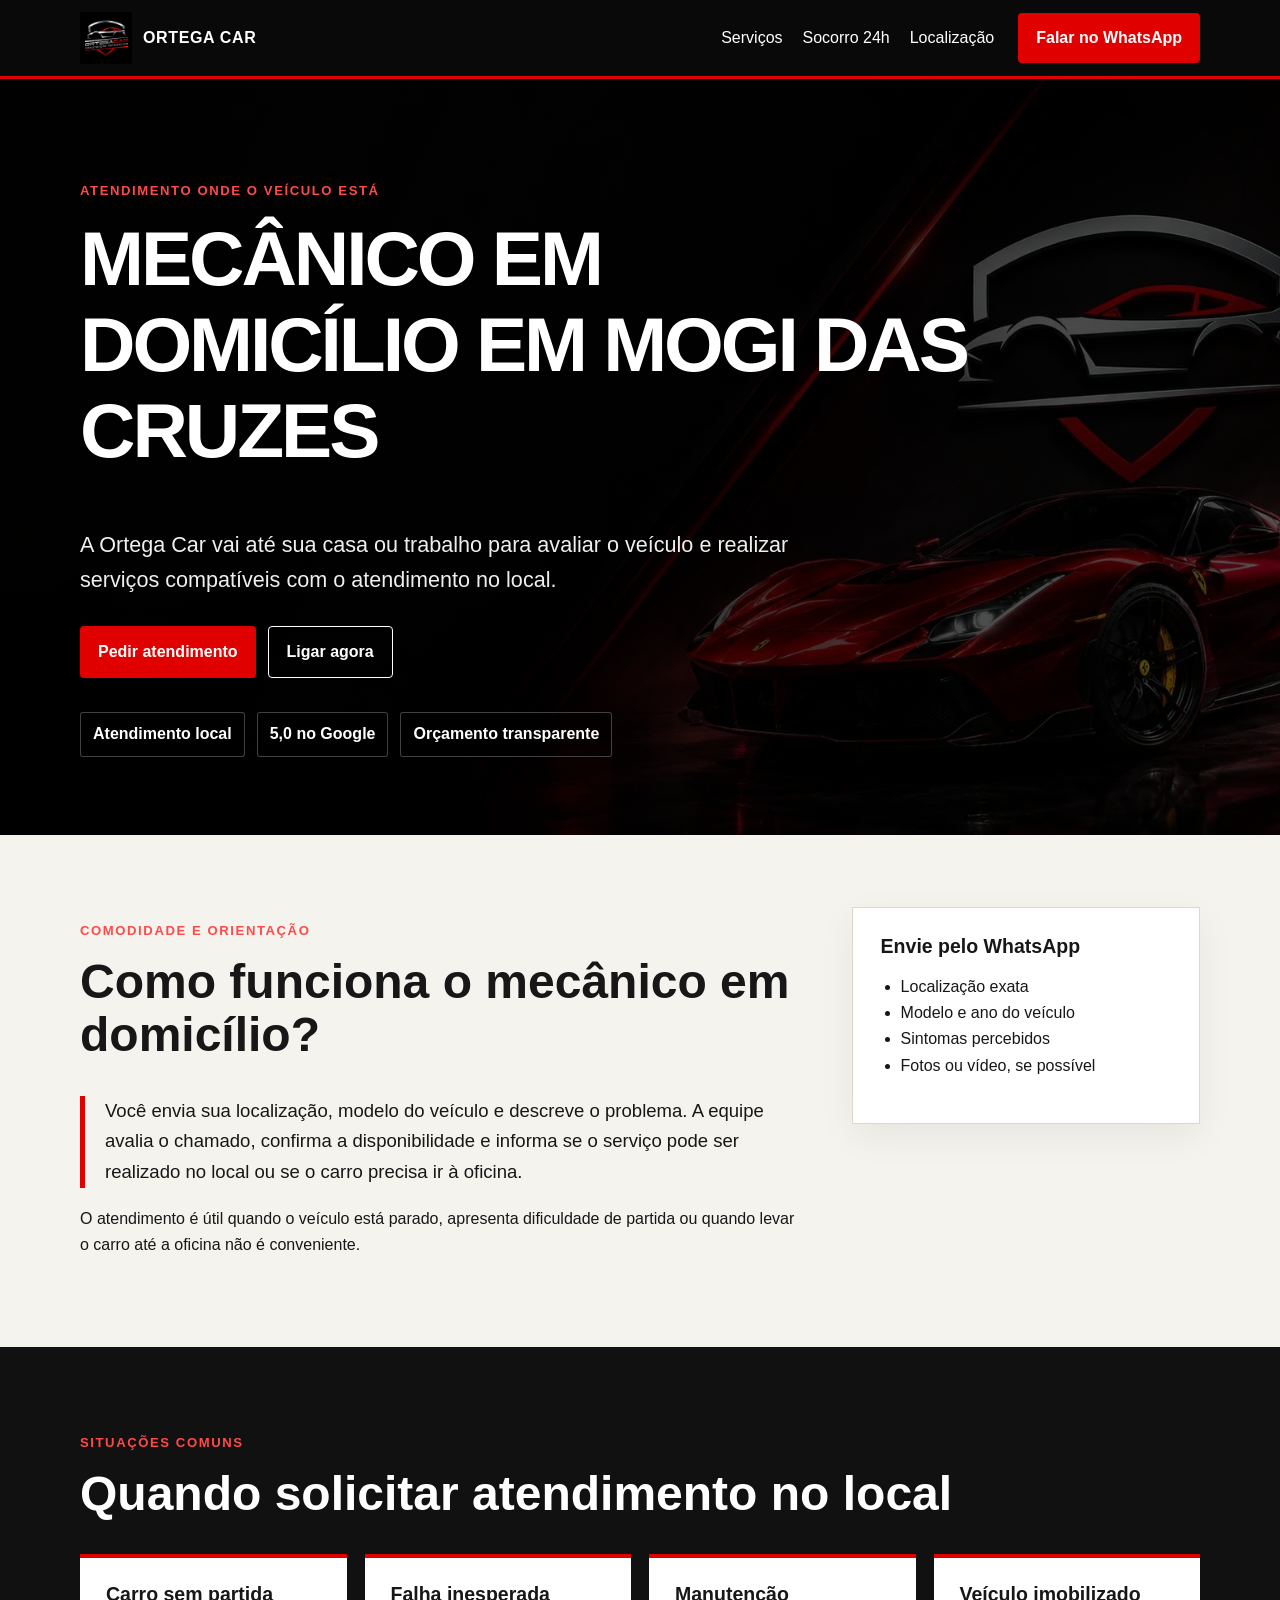
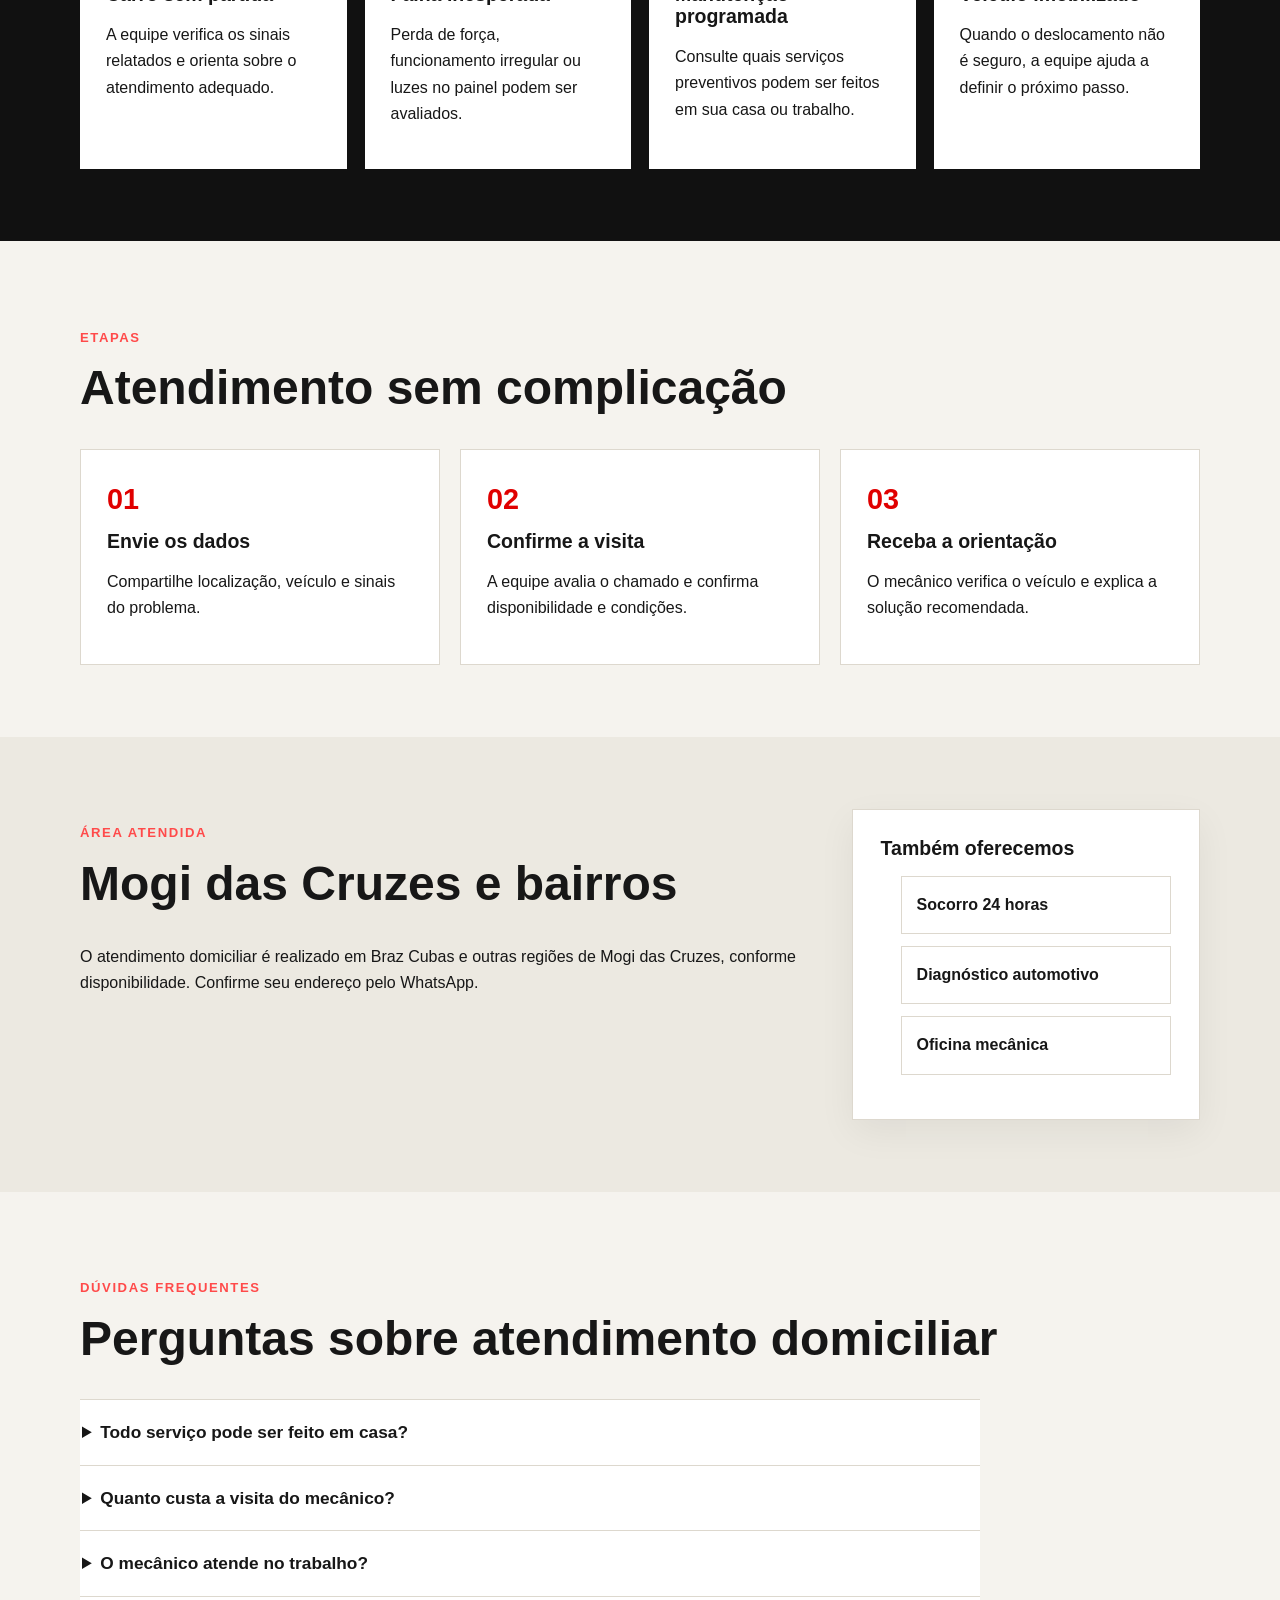
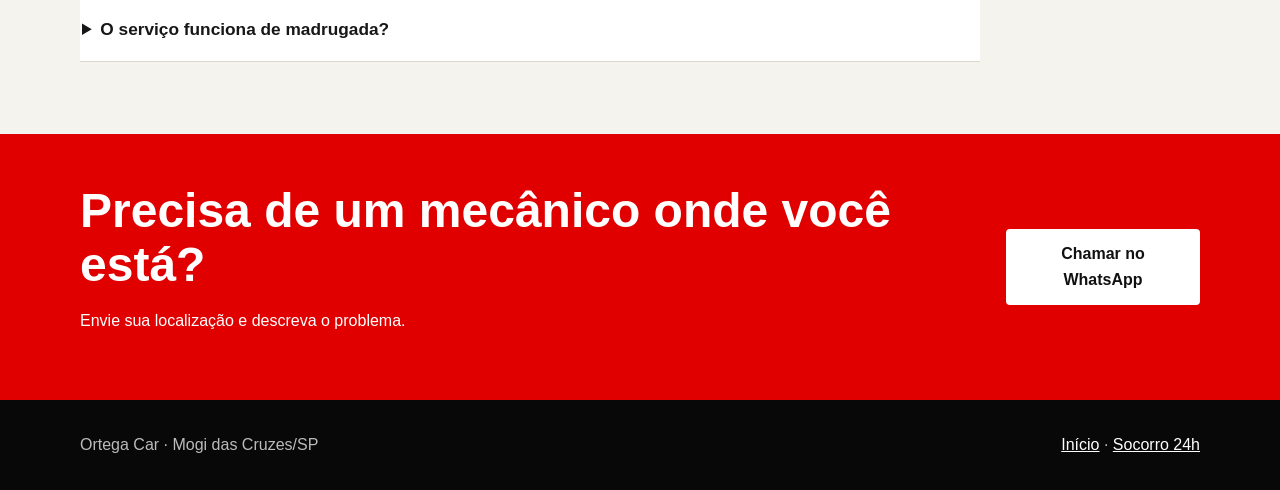
<file: mecanico-em-domicilio/index.html>
<!doctype html>
<html lang="pt-BR">
  <head>
    <meta charset="utf-8" />
    <meta name="viewport" content="width=device-width,initial-scale=1" />
    <title>Mecânico em Domicílio em Mogi das Cruzes | Ortega Car</title>
    <meta
      name="description"
      content="Mecânico em domicílio em Mogi das Cruzes para avaliação e manutenção automotiva na sua casa ou trabalho. Consulte a disponibilidade da Ortega Car."
    />
    <meta name="robots" content="index,follow,max-image-preview:large" />
    <link
      rel="canonical"
      href="https://ortegacar.com.br/mecanico-em-domicilio/"
    />
    <meta property="og:type" content="website" />
    <meta property="og:locale" content="pt_BR" />
    <meta
      property="og:title"
      content="Mecânico em Domicílio em Mogi das Cruzes | Ortega Car"
    />
    <meta
      property="og:description"
      content="Avaliação e manutenção automotiva onde seu carro está."
    />
    <meta
      property="og:url"
      content="https://ortegacar.com.br/mecanico-em-domicilio/"
    />
    <meta
      property="og:image"
      content="https://ortegacar.com.br/site/img/banner.jpg"
    />
    <link rel="icon" href="/site/img/favicon-32x32.png" sizes="32x32" />
    <link rel="stylesheet" href="/site/service.css" />
    <script
      async
      src="https://www.googletagmanager.com/gtag/js?id=G-6C7499P15B"
    ></script>
    <script>
      window.dataLayer = window.dataLayer || [];
      function gtag() {
        dataLayer.push(arguments);
      }
      gtag("js", new Date());
      gtag("config", "AW-17861946155");
      gtag("config", "G-6C7499P15B");
    </script>
    <script type="application/ld+json">
      {
        "@context": "https://schema.org",
        "@graph": [
          {
            "@type": "AutoRepair",
            "@id": "https://ortegacar.com.br/#oficina",
            "name": "Ortega Car",
            "url": "https://ortegacar.com.br/",
            "telephone": "+5511922313058",
            "address": {
              "@type": "PostalAddress",
              "streetAddress": "Rua Júlio Aragão, 160 - Braz Cubas",
              "addressLocality": "Mogi das Cruzes",
              "addressRegion": "SP",
              "postalCode": "08740-030",
              "addressCountry": "BR"
            }
          },
          {
            "@type": "Service",
            "@id": "https://ortegacar.com.br/mecanico-em-domicilio/#servico",
            "name": "Mecânico em domicílio em Mogi das Cruzes",
            "serviceType": "Atendimento mecânico em domicílio",
            "url": "https://ortegacar.com.br/mecanico-em-domicilio/",
            "provider": { "@id": "https://ortegacar.com.br/#oficina" },
            "areaServed": { "@type": "City", "name": "Mogi das Cruzes" }
          }
        ]
      }
    </script>
  </head>
  <body>
    <a class="skip" href="#conteudo">Ir para o conteúdo</a>
    <header>
      <div class="wrap nav">
        <a class="brand" href="/"
          ><img
            src="/site/img/logo-256.png"
            width="256"
            height="256"
            alt="Ortega Car"
          /><span>ORTEGA CAR</span></a
        >
        <nav aria-label="Principal">
          <ul>
            <li><a href="/#svc">Serviços</a></li>
            <li><a href="/socorro/">Socorro 24h</a></li>
            <li><a href="/#loc">Localização</a></li>
          </ul>
        </nav>
        <a
          class="nav-cta"
          href="https://api.whatsapp.com/send?phone=5511922313058"
          target="_blank"
          rel="noopener"
          >Falar no WhatsApp</a
        >
      </div>
    </header>
    <main id="conteudo">
      <section class="hero">
        <div class="wrap">
          <p class="eyebrow">Atendimento onde o veículo está</p>
          <h1>Mecânico em domicílio em Mogi das Cruzes</h1>
          <p class="lead">
            A Ortega Car vai até sua casa ou trabalho para avaliar o veículo e
            realizar serviços compatíveis com o atendimento no local.
          </p>
          <div class="actions">
            <a
              class="button"
              href="https://api.whatsapp.com/send?phone=5511922313058&text=Ol%C3%A1%2C%20preciso%20de%20mec%C3%A2nico%20em%20domic%C3%ADlio.%20Estou%20em%3A%20"
              target="_blank"
              rel="noopener"
              >Pedir atendimento</a
            ><a class="button alt" href="tel:+5511922313058">Ligar agora</a>
          </div>
          <div class="trust">
            <span>Atendimento local</span><span>5,0 no Google</span
            ><span>Orçamento transparente</span>
          </div>
        </div>
      </section>
      <section>
        <div class="wrap intro-grid">
          <div>
            <p class="eyebrow">Comodidade e orientação</p>
            <h2>Como funciona o mecânico em domicílio?</h2>
            <p class="answer">
              Você envia sua localização, modelo do veículo e descreve o
              problema. A equipe avalia o chamado, confirma a disponibilidade e
              informa se o serviço pode ser realizado no local ou se o carro
              precisa ir à oficina.
            </p>
            <p>
              O atendimento é útil quando o veículo está parado, apresenta
              dificuldade de partida ou quando levar o carro até a oficina não é
              conveniente.
            </p>
          </div>
          <aside class="panel" aria-label="Informações para solicitar atendimento">
            <h3>Envie pelo WhatsApp</h3>
            <ul>
              <li>Localização exata</li>
              <li>Modelo e ano do veículo</li>
              <li>Sintomas percebidos</li>
              <li>Fotos ou vídeo, se possível</li>
            </ul>
          </aside>
        </div>
      </section>
      <section class="alt-section">
        <div class="wrap">
          <p class="eyebrow">Situações comuns</p>
          <h2>Quando solicitar atendimento no local</h2>
          <div class="cards">
            <article class="card">
              <h3>Carro sem partida</h3>
              <p>
                A equipe verifica os sinais relatados e orienta sobre o
                atendimento adequado.
              </p>
            </article>
            <article class="card">
              <h3>Falha inesperada</h3>
              <p>
                Perda de força, funcionamento irregular ou luzes no painel podem
                ser avaliados.
              </p>
            </article>
            <article class="card">
              <h3>Manutenção programada</h3>
              <p>
                Consulte quais serviços preventivos podem ser feitos em sua casa
                ou trabalho.
              </p>
            </article>
            <article class="card">
              <h3>Veículo imobilizado</h3>
              <p>
                Quando o deslocamento não é seguro, a equipe ajuda a definir o
                próximo passo.
              </p>
            </article>
          </div>
        </div>
      </section>
      <section>
        <div class="wrap">
          <p class="eyebrow">Etapas</p>
          <h2>Atendimento sem complicação</h2>
          <div class="steps">
            <article class="step">
              <h3>Envie os dados</h3>
              <p>Compartilhe localização, veículo e sinais do problema.</p>
            </article>
            <article class="step">
              <h3>Confirme a visita</h3>
              <p>
                A equipe avalia o chamado e confirma disponibilidade e
                condições.
              </p>
            </article>
            <article class="step">
              <h3>Receba a orientação</h3>
              <p>
                O mecânico verifica o veículo e explica a solução recomendada.
              </p>
            </article>
          </div>
        </div>
      </section>
      <section class="coverage">
        <div class="wrap split">
          <div>
            <p class="eyebrow">Área atendida</p>
            <h2>Mogi das Cruzes e bairros</h2>
            <p>
            O atendimento domiciliar é realizado em Braz Cubas e outras regiões
            de Mogi das Cruzes, conforme disponibilidade. Confirme seu endereço
            pelo WhatsApp.
            </p>
          </div>
          <aside class="panel" aria-label="Serviços relacionados ao atendimento domiciliar">
            <h3>Também oferecemos</h3>
            <ul class="service-links">
              <li><a href="/socorro/">Socorro 24 horas</a></li>
              <li>
                <a href="/diagnostico-automotivo/">Diagnóstico automotivo</a>
              </li>
              <li>
                <a href="/oficina-mecanica-mogi-das-cruzes/"
                  >Oficina mecânica</a
                >
              </li>
            </ul>
          </aside>
        </div>
      </section>
      <section>
        <div class="wrap">
          <p class="eyebrow">Dúvidas frequentes</p>
          <h2>Perguntas sobre atendimento domiciliar</h2>
          <div class="faq-list">
            <details>
              <summary>Todo serviço pode ser feito em casa?</summary>
              <p>
                Não. A possibilidade depende do defeito, do veículo, do espaço
                disponível e das ferramentas necessárias. A equipe confirma isso
                após receber as informações.
              </p>
            </details>
            <details>
              <summary>Quanto custa a visita do mecânico?</summary>
              <p>
                O valor depende da localização, do horário e do tipo de
                atendimento. Envie os dados pelo WhatsApp para receber a
                informação antes da visita.
              </p>
            </details>
            <details>
              <summary>O mecânico atende no trabalho?</summary>
              <p>
                Sim, desde que o local permita o atendimento com segurança e a
                disponibilidade seja confirmada pela equipe.
              </p>
            </details>
            <details>
              <summary>O serviço funciona de madrugada?</summary>
              <p>
                Chamados urgentes podem ser direcionados ao socorro automotivo
                24 horas. A disponibilidade para seu local é confirmada no
                contato.
              </p>
            </details>
          </div>
        </div>
      </section>
    </main>
    <section class="cta">
      <div class="wrap">
        <div>
          <h2>Precisa de um mecânico onde você está?</h2>
          <p>Envie sua localização e descreva o problema.</p>
        </div>
        <a
          class="button"
          href="https://api.whatsapp.com/send?phone=5511922313058"
          target="_blank"
          rel="noopener"
          >Chamar no WhatsApp</a
        >
      </div>
    </section>
    <footer>
      <div class="wrap">
        <span>Ortega Car · Mogi das Cruzes/SP</span
        ><span
          ><a href="/">Início</a> · <a href="/socorro/">Socorro 24h</a></span
        >
      </div>
    </footer>
  </body>
</html>
</file>
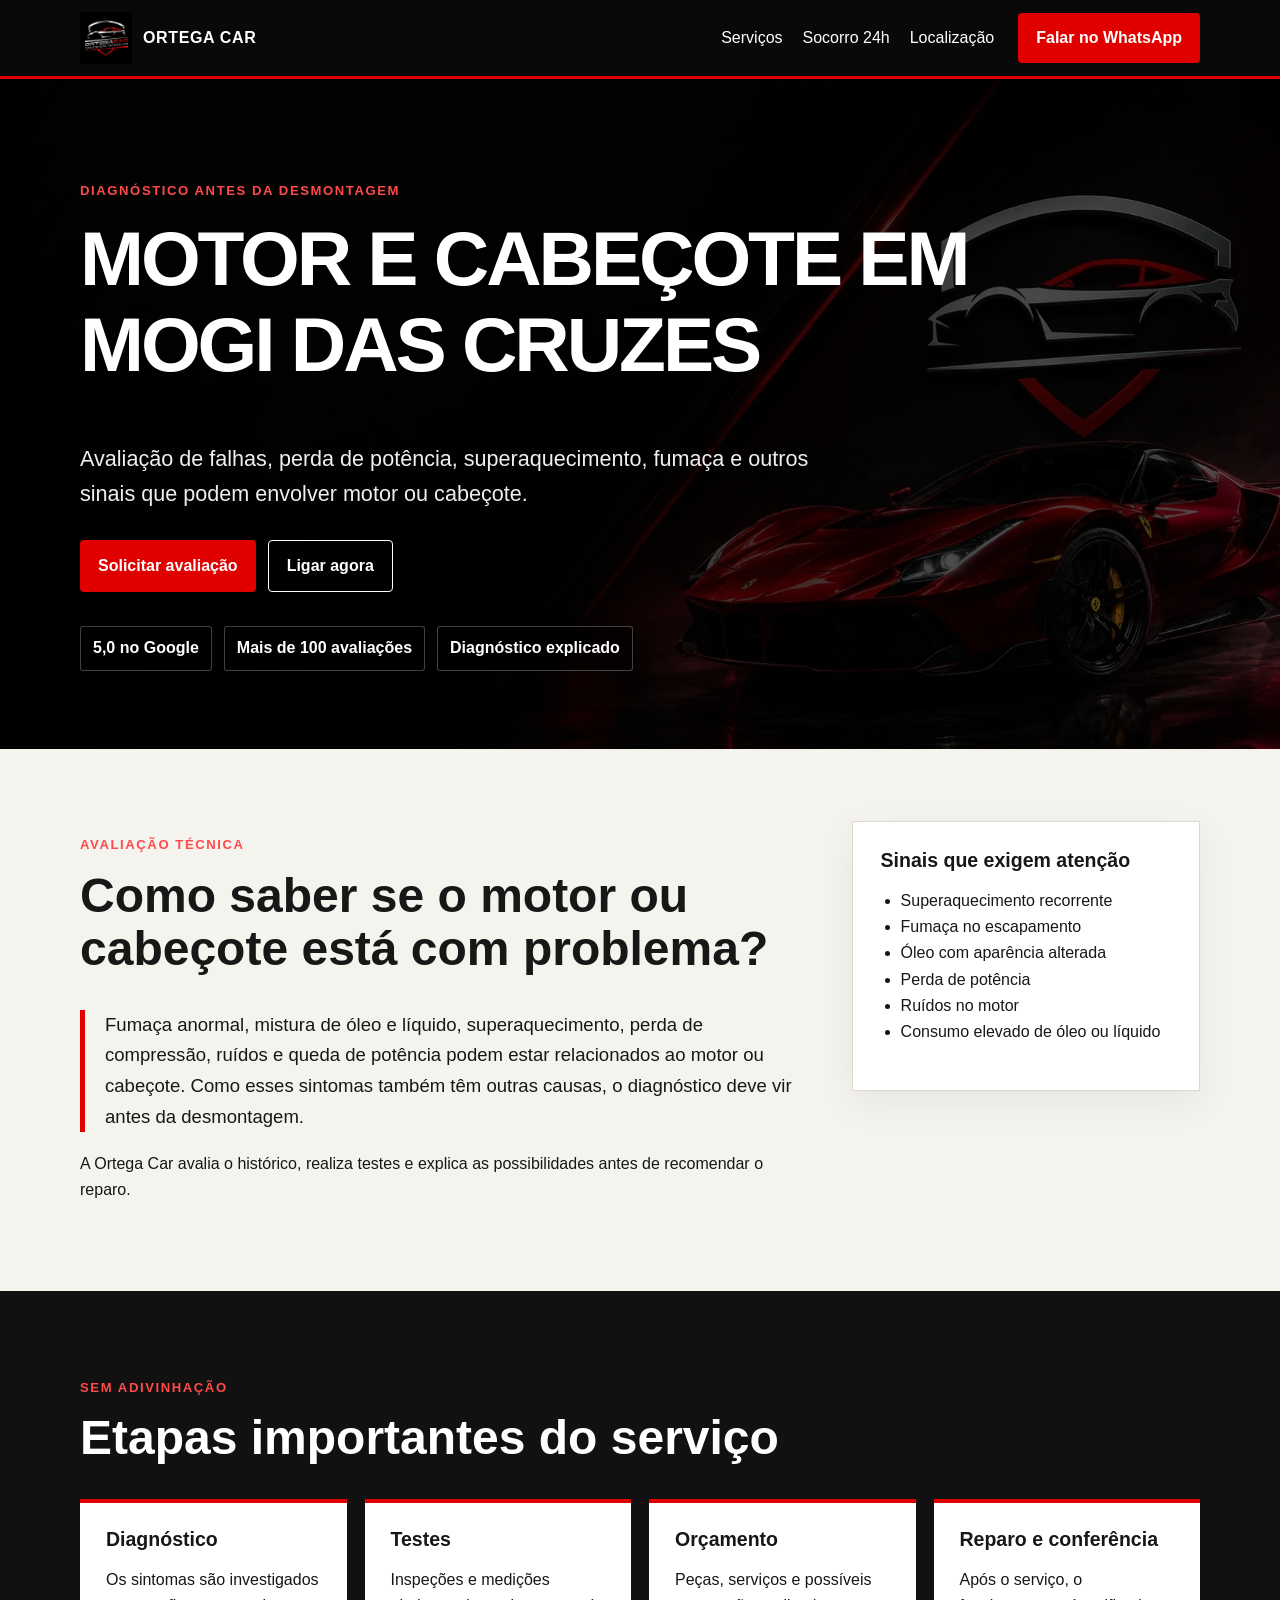
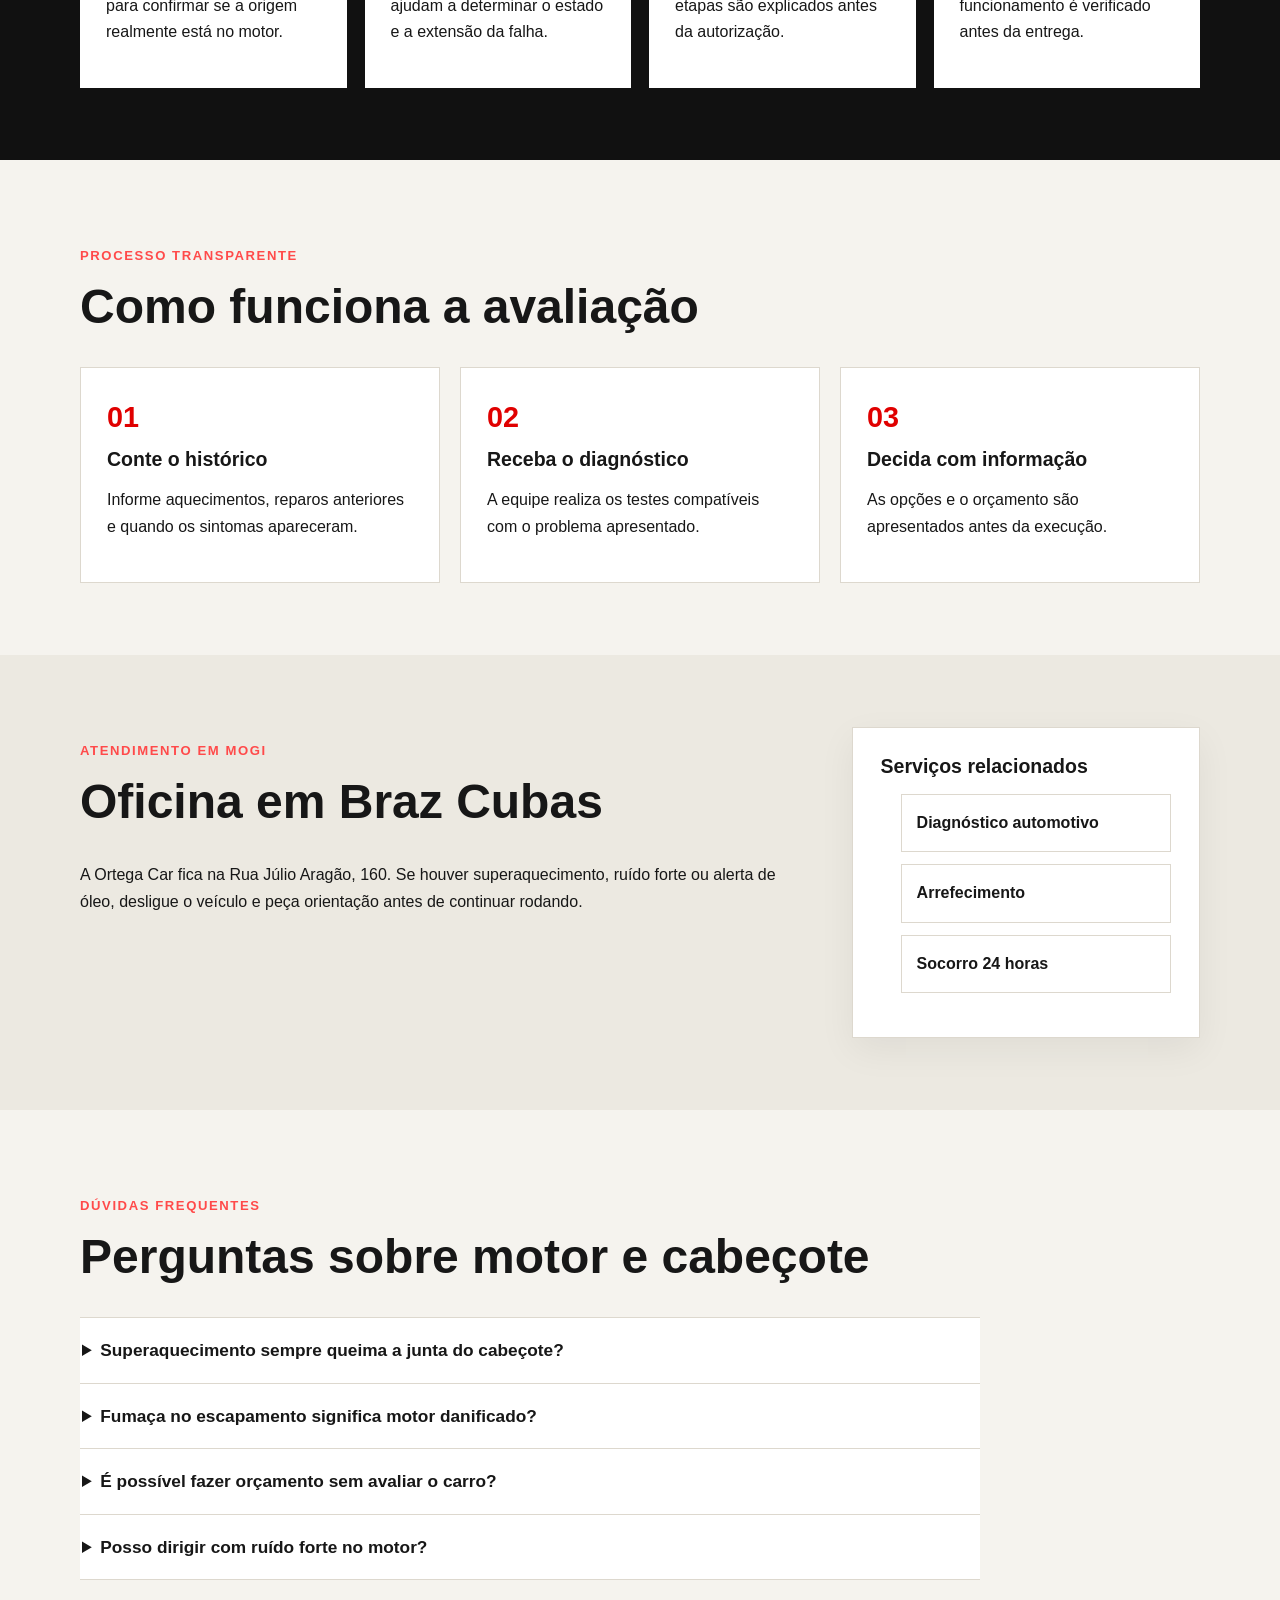
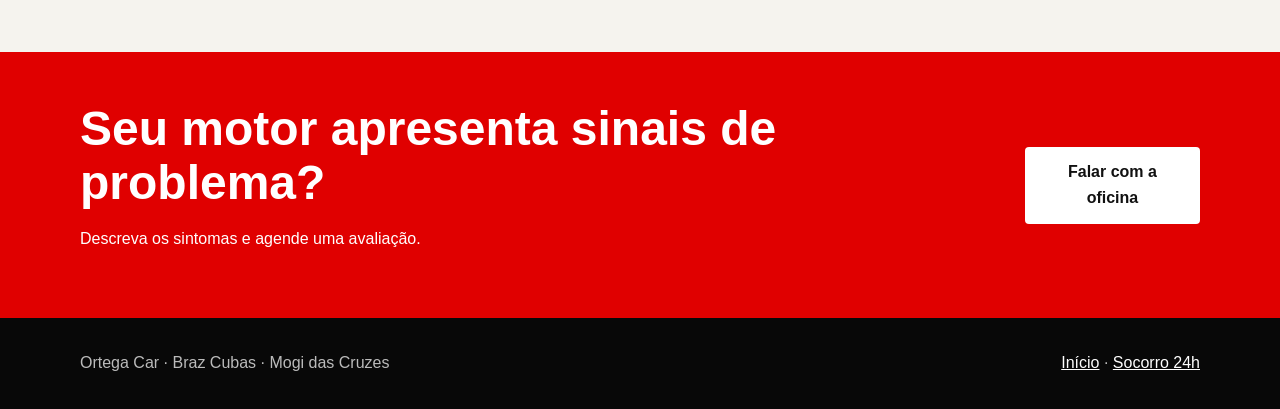
<file: motor-e-cabecote/index.html>
<!doctype html>
<html lang="pt-BR">
  <head>
    <meta charset="utf-8" />
    <meta name="viewport" content="width=device-width,initial-scale=1" />
    <title>Motor e Cabeçote em Mogi das Cruzes | Ortega Car</title>
    <meta
      name="description"
      content="Diagnóstico e manutenção de motor e cabeçote em Mogi das Cruzes para falhas, superaquecimento, fumaça e perda de potência. Fale com a Ortega Car."
    />
    <meta name="robots" content="index,follow,max-image-preview:large" />
    <link rel="canonical" href="https://ortegacar.com.br/motor-e-cabecote/" />
    <meta property="og:type" content="website" />
    <meta property="og:locale" content="pt_BR" />
    <meta
      property="og:title"
      content="Motor e Cabeçote em Mogi das Cruzes | Ortega Car"
    />
    <meta
      property="og:description"
      content="Diagnóstico e manutenção para falhas graves do motor."
    />
    <meta
      property="og:url"
      content="https://ortegacar.com.br/motor-e-cabecote/"
    />
    <meta
      property="og:image"
      content="https://ortegacar.com.br/site/img/banner.jpg"
    />
    <link rel="icon" href="/site/img/favicon-32x32.png" sizes="32x32" />
    <link rel="stylesheet" href="/site/service.css" />
    <script
      async
      src="https://www.googletagmanager.com/gtag/js?id=G-6C7499P15B"
    ></script>
    <script>
      window.dataLayer = window.dataLayer || [];
      function gtag() {
        dataLayer.push(arguments);
      }
      gtag("js", new Date());
      gtag("config", "AW-17861946155");
      gtag("config", "G-6C7499P15B");
    </script>
    <script type="application/ld+json">
      {
        "@context": "https://schema.org",
        "@graph": [
          {
            "@type": "AutoRepair",
            "@id": "https://ortegacar.com.br/#oficina",
            "name": "Ortega Car",
            "url": "https://ortegacar.com.br/",
            "telephone": "+5511922313058",
            "address": {
              "@type": "PostalAddress",
              "streetAddress": "Rua Júlio Aragão, 160 - Braz Cubas",
              "addressLocality": "Mogi das Cruzes",
              "addressRegion": "SP",
              "postalCode": "08740-030",
              "addressCountry": "BR"
            }
          },
          {
            "@type": "Service",
            "@id": "https://ortegacar.com.br/motor-e-cabecote/#servico",
            "name": "Manutenção de motor e cabeçote em Mogi das Cruzes",
            "serviceType": "Manutenção de motor e cabeçote",
            "url": "https://ortegacar.com.br/motor-e-cabecote/",
            "provider": { "@id": "https://ortegacar.com.br/#oficina" },
            "areaServed": { "@type": "City", "name": "Mogi das Cruzes" }
          }
        ]
      }
    </script>
  </head>
  <body>
    <a class="skip" href="#conteudo">Ir para o conteúdo</a>
    <header>
      <div class="wrap nav">
        <a class="brand" href="/"
          ><img
            src="/site/img/logo-256.png"
            width="256"
            height="256"
            alt="Ortega Car"
          /><span>ORTEGA CAR</span></a
        >
        <nav aria-label="Principal">
          <ul>
            <li><a href="/#svc">Serviços</a></li>
            <li><a href="/socorro/">Socorro 24h</a></li>
            <li><a href="/#loc">Localização</a></li>
          </ul>
        </nav>
        <a
          class="nav-cta"
          href="https://api.whatsapp.com/send?phone=5511922313058"
          target="_blank"
          rel="noopener"
          >Falar no WhatsApp</a
        >
      </div>
    </header>
    <main id="conteudo">
      <section class="hero">
        <div class="wrap">
          <p class="eyebrow">Diagnóstico antes da desmontagem</p>
          <h1>Motor e cabeçote em Mogi das Cruzes</h1>
          <p class="lead">
            Avaliação de falhas, perda de potência, superaquecimento, fumaça e
            outros sinais que podem envolver motor ou cabeçote.
          </p>
          <div class="actions">
            <a
              class="button"
              href="https://api.whatsapp.com/send?phone=5511922313058&text=Ol%C3%A1%2C%20preciso%20avaliar%20o%20motor%20ou%20cabe%C3%A7ote%20do%20meu%20carro."
              target="_blank"
              rel="noopener"
              >Solicitar avaliação</a
            ><a class="button alt" href="tel:+5511922313058">Ligar agora</a>
          </div>
          <div class="trust">
            <span>5,0 no Google</span><span>Mais de 100 avaliações</span
            ><span>Diagnóstico explicado</span>
          </div>
        </div>
      </section>
      <section>
        <div class="wrap intro-grid">
          <div>
            <p class="eyebrow">Avaliação técnica</p>
            <h2>Como saber se o motor ou cabeçote está com problema?</h2>
            <p class="answer">
              Fumaça anormal, mistura de óleo e líquido, superaquecimento, perda
              de compressão, ruídos e queda de potência podem estar relacionados
              ao motor ou cabeçote. Como esses sintomas também têm outras
              causas, o diagnóstico deve vir antes da desmontagem.
            </p>
            <p>
              A Ortega Car avalia o histórico, realiza testes e explica as
              possibilidades antes de recomendar o reparo.
            </p>
          </div>
          <aside class="panel" aria-label="Sinais de problemas no motor e cabeçote">
            <h3>Sinais que exigem atenção</h3>
            <ul>
              <li>Superaquecimento recorrente</li>
              <li>Fumaça no escapamento</li>
              <li>Óleo com aparência alterada</li>
              <li>Perda de potência</li>
              <li>Ruídos no motor</li>
              <li>Consumo elevado de óleo ou líquido</li>
            </ul>
          </aside>
        </div>
      </section>
      <section class="alt-section">
        <div class="wrap">
          <p class="eyebrow">Sem adivinhação</p>
          <h2>Etapas importantes do serviço</h2>
          <div class="cards">
            <article class="card">
              <h3>Diagnóstico</h3>
              <p>
                Os sintomas são investigados para confirmar se a origem
                realmente está no motor.
              </p>
            </article>
            <article class="card">
              <h3>Testes</h3>
              <p>
                Inspeções e medições ajudam a determinar o estado e a extensão
                da falha.
              </p>
            </article>
            <article class="card">
              <h3>Orçamento</h3>
              <p>
                Peças, serviços e possíveis etapas são explicados antes da
                autorização.
              </p>
            </article>
            <article class="card">
              <h3>Reparo e conferência</h3>
              <p>
                Após o serviço, o funcionamento é verificado antes da entrega.
              </p>
            </article>
          </div>
        </div>
      </section>
      <section>
        <div class="wrap">
          <p class="eyebrow">Processo transparente</p>
          <h2>Como funciona a avaliação</h2>
          <div class="steps">
            <article class="step">
              <h3>Conte o histórico</h3>
              <p>
                Informe aquecimentos, reparos anteriores e quando os sintomas
                apareceram.
              </p>
            </article>
            <article class="step">
              <h3>Receba o diagnóstico</h3>
              <p>
                A equipe realiza os testes compatíveis com o problema
                apresentado.
              </p>
            </article>
            <article class="step">
              <h3>Decida com informação</h3>
              <p>As opções e o orçamento são apresentados antes da execução.</p>
            </article>
          </div>
        </div>
      </section>
      <section class="coverage">
        <div class="wrap split">
          <div>
            <p class="eyebrow">Atendimento em Mogi</p>
            <h2>Oficina em Braz Cubas</h2>
            <p>
              A Ortega Car fica na Rua Júlio Aragão, 160. Se houver
              superaquecimento, ruído forte ou alerta de óleo, desligue o
              veículo e peça orientação antes de continuar rodando.
            </p>
          </div>
          <aside class="panel" aria-label="Serviços relacionados ao motor e cabeçote">
            <h3>Serviços relacionados</h3>
            <ul class="service-links">
              <li>
                <a href="/diagnostico-automotivo/">Diagnóstico automotivo</a>
              </li>
              <li><a href="/arrefecimento/">Arrefecimento</a></li>
              <li><a href="/socorro/">Socorro 24 horas</a></li>
            </ul>
          </aside>
        </div>
      </section>
      <section>
        <div class="wrap">
          <p class="eyebrow">Dúvidas frequentes</p>
          <h2>Perguntas sobre motor e cabeçote</h2>
          <div class="faq-list">
            <details>
              <summary>
                Superaquecimento sempre queima a junta do cabeçote?
              </summary>
              <p>
                Não necessariamente, mas aumenta o risco. Testes são necessários
                para verificar se houve dano e identificar a causa original do
                aquecimento.
              </p>
            </details>
            <details>
              <summary>
                Fumaça no escapamento significa motor danificado?
              </summary>
              <p>
                A cor, duração e condições em que aparece fazem diferença. O
                sintoma precisa ser avaliado antes de concluir a origem.
              </p>
            </details>
            <details>
              <summary>É possível fazer orçamento sem avaliar o carro?</summary>
              <p>
                Um orçamento confiável depende do diagnóstico e da extensão do
                problema. A equipe pode orientar inicialmente, mas confirma
                valores após a avaliação.
              </p>
            </details>
            <details>
              <summary>Posso dirigir com ruído forte no motor?</summary>
              <p>
                Não é recomendado. Desligue o veículo em local seguro e procure
                orientação para evitar danos maiores.
              </p>
            </details>
          </div>
        </div>
      </section>
    </main>
    <section class="cta">
      <div class="wrap">
        <div>
          <h2>Seu motor apresenta sinais de problema?</h2>
          <p>Descreva os sintomas e agende uma avaliação.</p>
        </div>
        <a
          class="button"
          href="https://api.whatsapp.com/send?phone=5511922313058"
          target="_blank"
          rel="noopener"
          >Falar com a oficina</a
        >
      </div>
    </section>
    <footer>
      <div class="wrap">
        <span>Ortega Car · Braz Cubas · Mogi das Cruzes</span
        ><span
          ><a href="/">Início</a> · <a href="/socorro/">Socorro 24h</a></span
        >
      </div>
    </footer>
  </body>
</html>
</file>
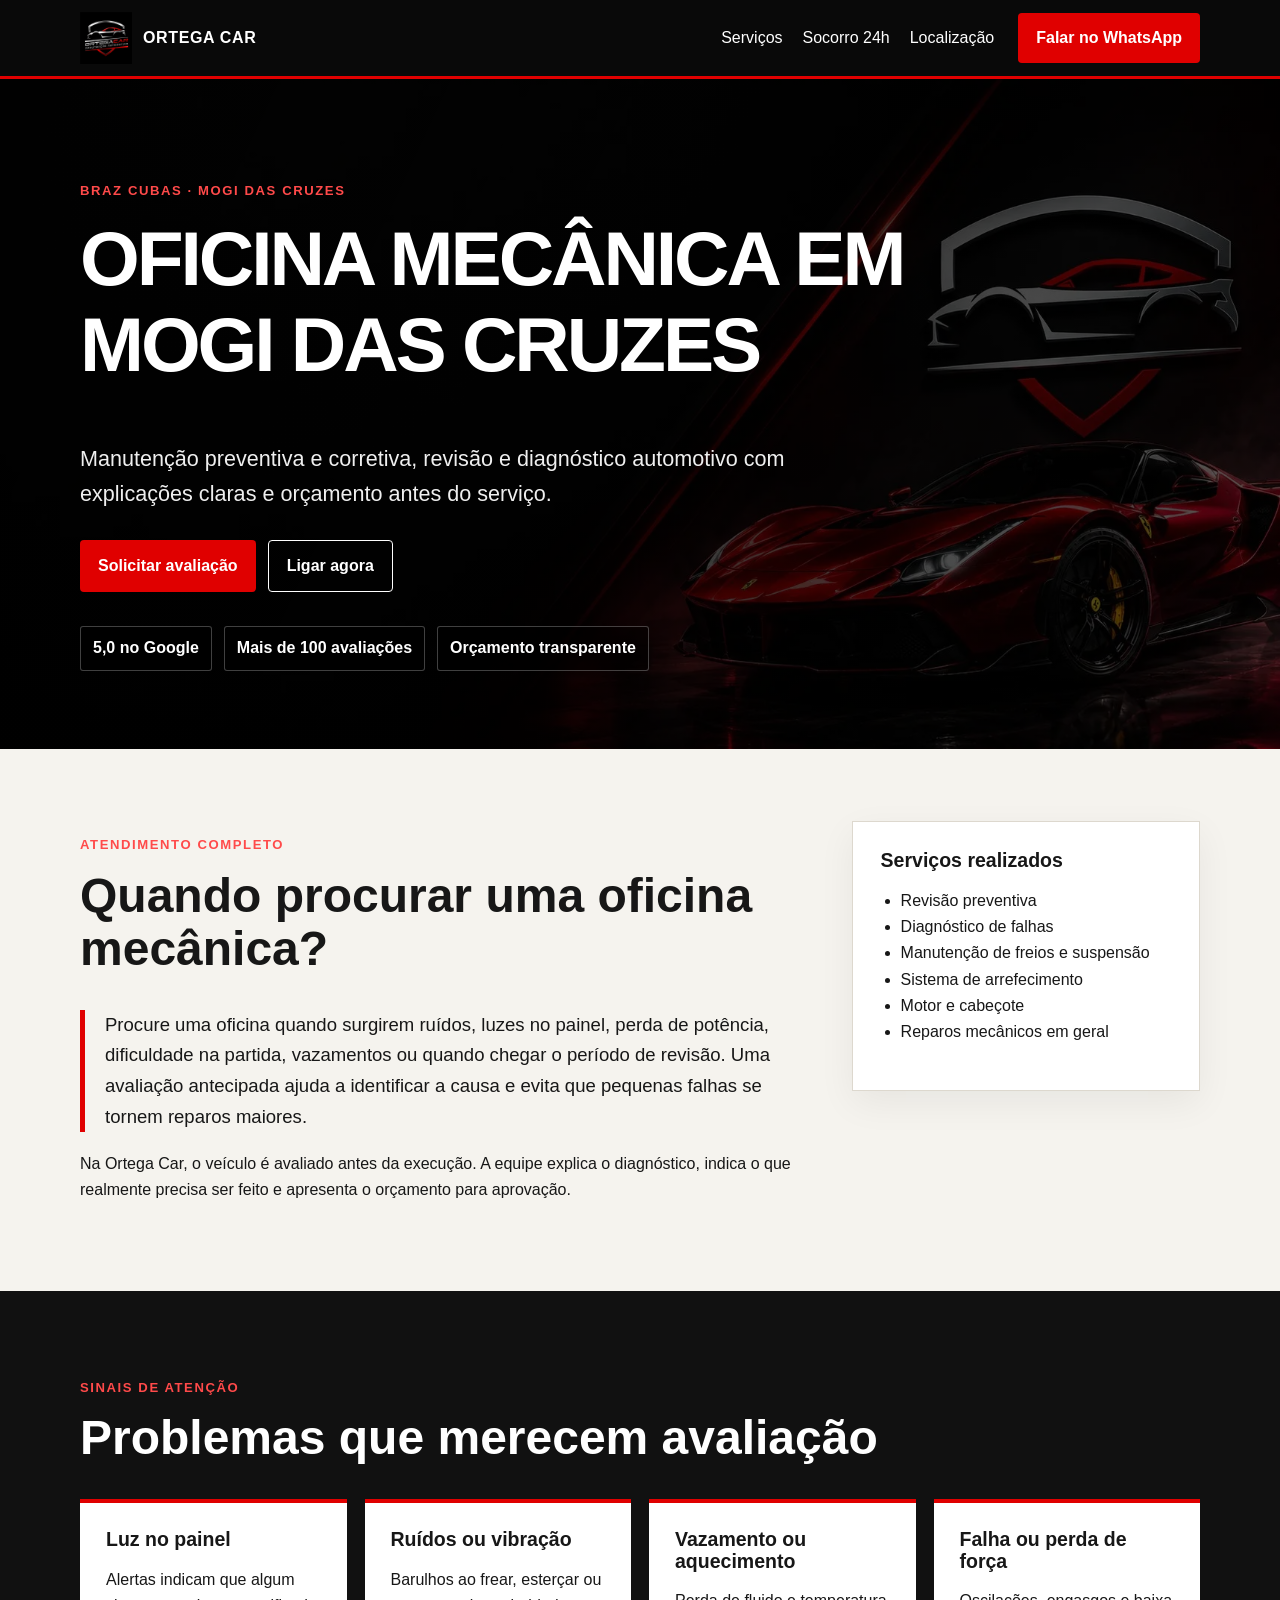
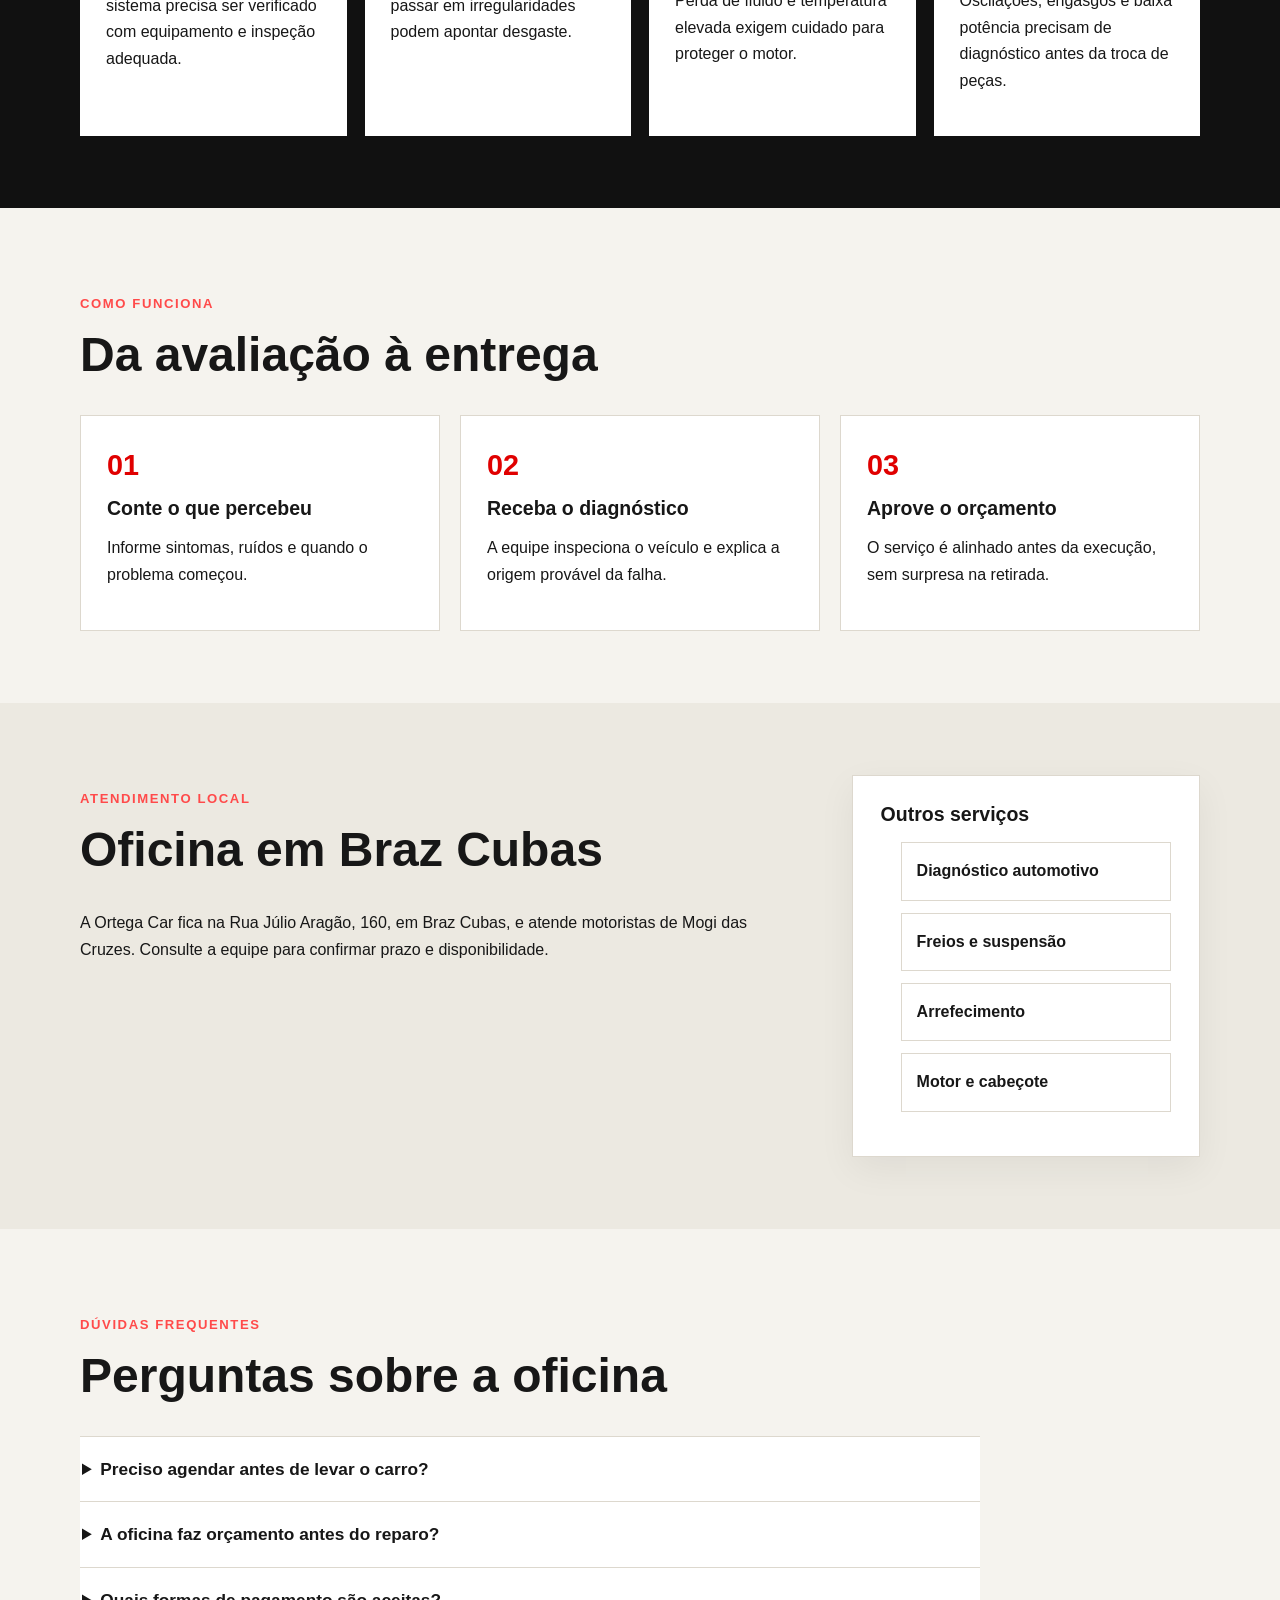
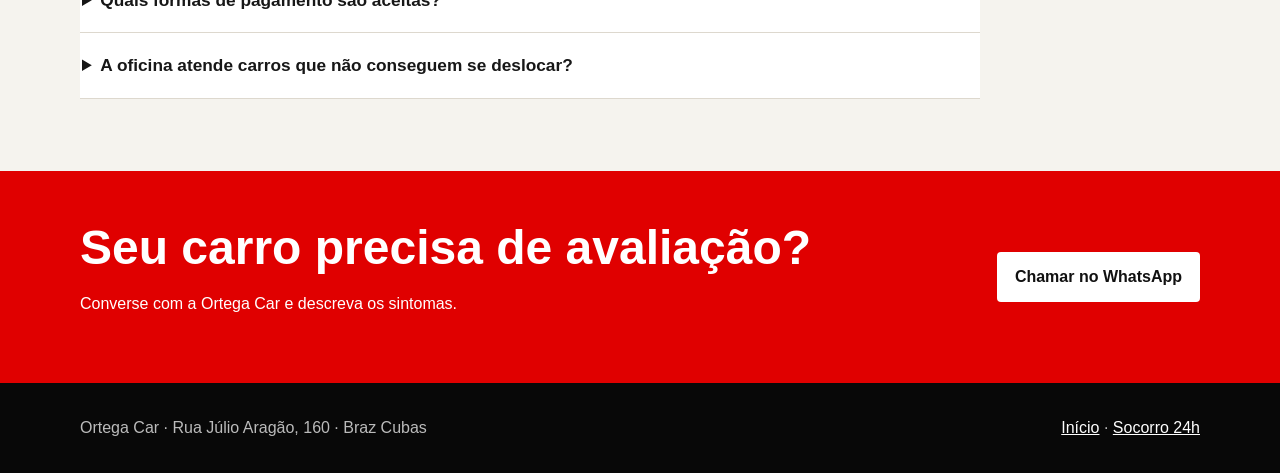
<file: oficina-mecanica-mogi-das-cruzes/index.html>
<!doctype html>
<html lang="pt-BR">
  <head>
    <meta charset="utf-8" />
    <meta name="viewport" content="width=device-width,initial-scale=1" />
    <title>Oficina Mecânica em Mogi das Cruzes | Ortega Car</title>
    <meta
      name="description"
      content="Oficina mecânica em Mogi das Cruzes para revisão, manutenção preventiva e reparos. Diagnóstico claro, orçamento transparente e atendimento confiável."
    />
    <meta name="robots" content="index,follow,max-image-preview:large" />
    <link
      rel="canonical"
      href="https://ortegacar.com.br/oficina-mecanica-mogi-das-cruzes/"
    />
    <meta property="og:type" content="website" />
    <meta property="og:locale" content="pt_BR" />
    <meta
      property="og:title"
      content="Oficina Mecânica em Mogi das Cruzes | Ortega Car"
    />
    <meta
      property="og:description"
      content="Revisão, manutenção automotiva e reparos com diagnóstico claro em Mogi das Cruzes."
    />
    <meta
      property="og:url"
      content="https://ortegacar.com.br/oficina-mecanica-mogi-das-cruzes/"
    />
    <meta
      property="og:image"
      content="https://ortegacar.com.br/site/img/banner.jpg"
    />
    <link rel="icon" href="/site/img/favicon-32x32.png" sizes="32x32" />
    <link rel="stylesheet" href="/site/service.css" />
    <script
      async
      src="https://www.googletagmanager.com/gtag/js?id=G-6C7499P15B"
    ></script>
    <script>
      window.dataLayer = window.dataLayer || [];
      function gtag() {
        dataLayer.push(arguments);
      }
      gtag("js", new Date());
      gtag("config", "AW-17861946155");
      gtag("config", "G-6C7499P15B");
    </script>
    <script type="application/ld+json">
      {
        "@context": "https://schema.org",
        "@graph": [
          {
            "@type": "AutoRepair",
            "@id": "https://ortegacar.com.br/#oficina",
            "name": "Ortega Car",
            "url": "https://ortegacar.com.br/",
            "telephone": "+5511922313058",
            "image": "https://ortegacar.com.br/site/img/fachada.jpg",
            "address": {
              "@type": "PostalAddress",
              "streetAddress": "Rua Júlio Aragão, 160 - Braz Cubas",
              "addressLocality": "Mogi das Cruzes",
              "addressRegion": "SP",
              "postalCode": "08740-030",
              "addressCountry": "BR"
            }
          },
          {
            "@type": "Service",
            "@id": "https://ortegacar.com.br/oficina-mecanica-mogi-das-cruzes/#servico",
            "name": "Oficina mecânica em Mogi das Cruzes",
            "serviceType": "Manutenção automotiva preventiva e corretiva",
            "url": "https://ortegacar.com.br/oficina-mecanica-mogi-das-cruzes/",
            "provider": { "@id": "https://ortegacar.com.br/#oficina" },
            "areaServed": { "@type": "City", "name": "Mogi das Cruzes" }
          }
        ]
      }
    </script>
  </head>
  <body>
    <a class="skip" href="#conteudo">Ir para o conteúdo</a>
    <header>
      <div class="wrap nav">
        <a class="brand" href="/"
          ><img
            src="/site/img/logo-256.png"
            width="256"
            height="256"
            alt="Ortega Car"
          /><span>ORTEGA CAR</span></a
        >
        <nav aria-label="Principal">
          <ul>
            <li><a href="/#svc">Serviços</a></li>
            <li><a href="/socorro/">Socorro 24h</a></li>
            <li><a href="/#loc">Localização</a></li>
          </ul>
        </nav>
        <a
          class="nav-cta"
          href="https://api.whatsapp.com/send?phone=5511922313058"
          target="_blank"
          rel="noopener"
          >Falar no WhatsApp</a
        >
      </div>
    </header>
    <main id="conteudo">
      <section class="hero">
        <div class="wrap">
          <p class="eyebrow">Braz Cubas · Mogi das Cruzes</p>
          <h1>Oficina mecânica em Mogi das Cruzes</h1>
          <p class="lead">
            Manutenção preventiva e corretiva, revisão e diagnóstico automotivo
            com explicações claras e orçamento antes do serviço.
          </p>
          <div class="actions">
            <a
              class="button"
              href="https://api.whatsapp.com/send?phone=5511922313058&text=Ol%C3%A1%2C%20quero%20agendar%20um%20servi%C3%A7o%20na%20oficina."
              target="_blank"
              rel="noopener"
              >Solicitar avaliação</a
            ><a class="button alt" href="tel:+5511922313058">Ligar agora</a>
          </div>
          <div class="trust">
            <span>5,0 no Google</span><span>Mais de 100 avaliações</span
            ><span>Orçamento transparente</span>
          </div>
        </div>
      </section>
      <section>
        <div class="wrap intro-grid">
          <div>
            <p class="eyebrow">Atendimento completo</p>
            <h2>Quando procurar uma oficina mecânica?</h2>
            <p class="answer">
              Procure uma oficina quando surgirem ruídos, luzes no painel, perda
              de potência, dificuldade na partida, vazamentos ou quando chegar o
              período de revisão. Uma avaliação antecipada ajuda a identificar a
              causa e evita que pequenas falhas se tornem reparos maiores.
            </p>
            <p>
              Na Ortega Car, o veículo é avaliado antes da execução. A equipe
              explica o diagnóstico, indica o que realmente precisa ser feito e
              apresenta o orçamento para aprovação.
            </p>
          </div>
          <aside class="panel" aria-label="Serviços realizados na oficina">
            <h3>Serviços realizados</h3>
            <ul>
              <li>Revisão preventiva</li>
              <li>Diagnóstico de falhas</li>
              <li>Manutenção de freios e suspensão</li>
              <li>Sistema de arrefecimento</li>
              <li>Motor e cabeçote</li>
              <li>Reparos mecânicos em geral</li>
            </ul>
          </aside>
        </div>
      </section>
      <section class="alt-section">
        <div class="wrap">
          <p class="eyebrow">Sinais de atenção</p>
          <h2>Problemas que merecem avaliação</h2>
          <div class="cards">
            <article class="card">
              <h3>Luz no painel</h3>
              <p>
                Alertas indicam que algum sistema precisa ser verificado com
                equipamento e inspeção adequada.
              </p>
            </article>
            <article class="card">
              <h3>Ruídos ou vibração</h3>
              <p>
                Barulhos ao frear, esterçar ou passar em irregularidades podem
                apontar desgaste.
              </p>
            </article>
            <article class="card">
              <h3>Vazamento ou aquecimento</h3>
              <p>
                Perda de fluido e temperatura elevada exigem cuidado para
                proteger o motor.
              </p>
            </article>
            <article class="card">
              <h3>Falha ou perda de força</h3>
              <p>
                Oscilações, engasgos e baixa potência precisam de diagnóstico
                antes da troca de peças.
              </p>
            </article>
          </div>
        </div>
      </section>
      <section>
        <div class="wrap">
          <p class="eyebrow">Como funciona</p>
          <h2>Da avaliação à entrega</h2>
          <div class="steps">
            <article class="step">
              <h3>Conte o que percebeu</h3>
              <p>Informe sintomas, ruídos e quando o problema começou.</p>
            </article>
            <article class="step">
              <h3>Receba o diagnóstico</h3>
              <p>
                A equipe inspeciona o veículo e explica a origem provável da
                falha.
              </p>
            </article>
            <article class="step">
              <h3>Aprove o orçamento</h3>
              <p>
                O serviço é alinhado antes da execução, sem surpresa na
                retirada.
              </p>
            </article>
          </div>
        </div>
      </section>
      <section class="coverage">
        <div class="wrap split">
          <div>
            <p class="eyebrow">Atendimento local</p>
            <h2>Oficina em Braz Cubas</h2>
            <p>
              A Ortega Car fica na Rua Júlio Aragão, 160, em Braz Cubas, e
              atende motoristas de Mogi das Cruzes. Consulte a equipe para
              confirmar prazo e disponibilidade.
            </p>
          </div>
          <aside class="panel" aria-label="Outros serviços da oficina">
            <h3>Outros serviços</h3>
            <ul class="service-links">
              <li>
                <a href="/diagnostico-automotivo/">Diagnóstico automotivo</a>
              </li>
              <li><a href="/freios-e-suspensao/">Freios e suspensão</a></li>
              <li><a href="/arrefecimento/">Arrefecimento</a></li>
              <li><a href="/motor-e-cabecote/">Motor e cabeçote</a></li>
            </ul>
          </aside>
        </div>
      </section>
      <section>
        <div class="wrap">
          <p class="eyebrow">Dúvidas frequentes</p>
          <h2>Perguntas sobre a oficina</h2>
          <div class="faq-list">
            <details>
              <summary>Preciso agendar antes de levar o carro?</summary>
              <p>
                O agendamento é recomendado para confirmar a disponibilidade da
                equipe. Em situações urgentes, entre em contato para receber
                orientação.
              </p>
            </details>
            <details>
              <summary>A oficina faz orçamento antes do reparo?</summary>
              <p>
                Sim. Após a avaliação, a equipe explica o serviço necessário e
                apresenta o orçamento antes de iniciar o reparo.
              </p>
            </details>
            <details>
              <summary>Quais formas de pagamento são aceitas?</summary>
              <p>
                A Ortega Car aceita dinheiro, PIX, cartão de crédito, débito e
                pagamento por aproximação.
              </p>
            </details>
            <details>
              <summary>
                A oficina atende carros que não conseguem se deslocar?
              </summary>
              <p>
                Sim. Há atendimento mecânico em domicílio e socorro automotivo
                24 horas, sujeitos à confirmação de disponibilidade para o
                local.
              </p>
            </details>
          </div>
        </div>
      </section>
    </main>
    <section class="cta">
      <div class="wrap">
        <div>
          <h2>Seu carro precisa de avaliação?</h2>
          <p>Converse com a Ortega Car e descreva os sintomas.</p>
        </div>
        <a
          class="button"
          href="https://api.whatsapp.com/send?phone=5511922313058"
          target="_blank"
          rel="noopener"
          >Chamar no WhatsApp</a
        >
      </div>
    </section>
    <footer>
      <div class="wrap">
        <span>Ortega Car · Rua Júlio Aragão, 160 · Braz Cubas</span
        ><span
          ><a href="/">Início</a> · <a href="/socorro/">Socorro 24h</a></span
        >
      </div>
    </footer>
  </body>
</html>
</file>
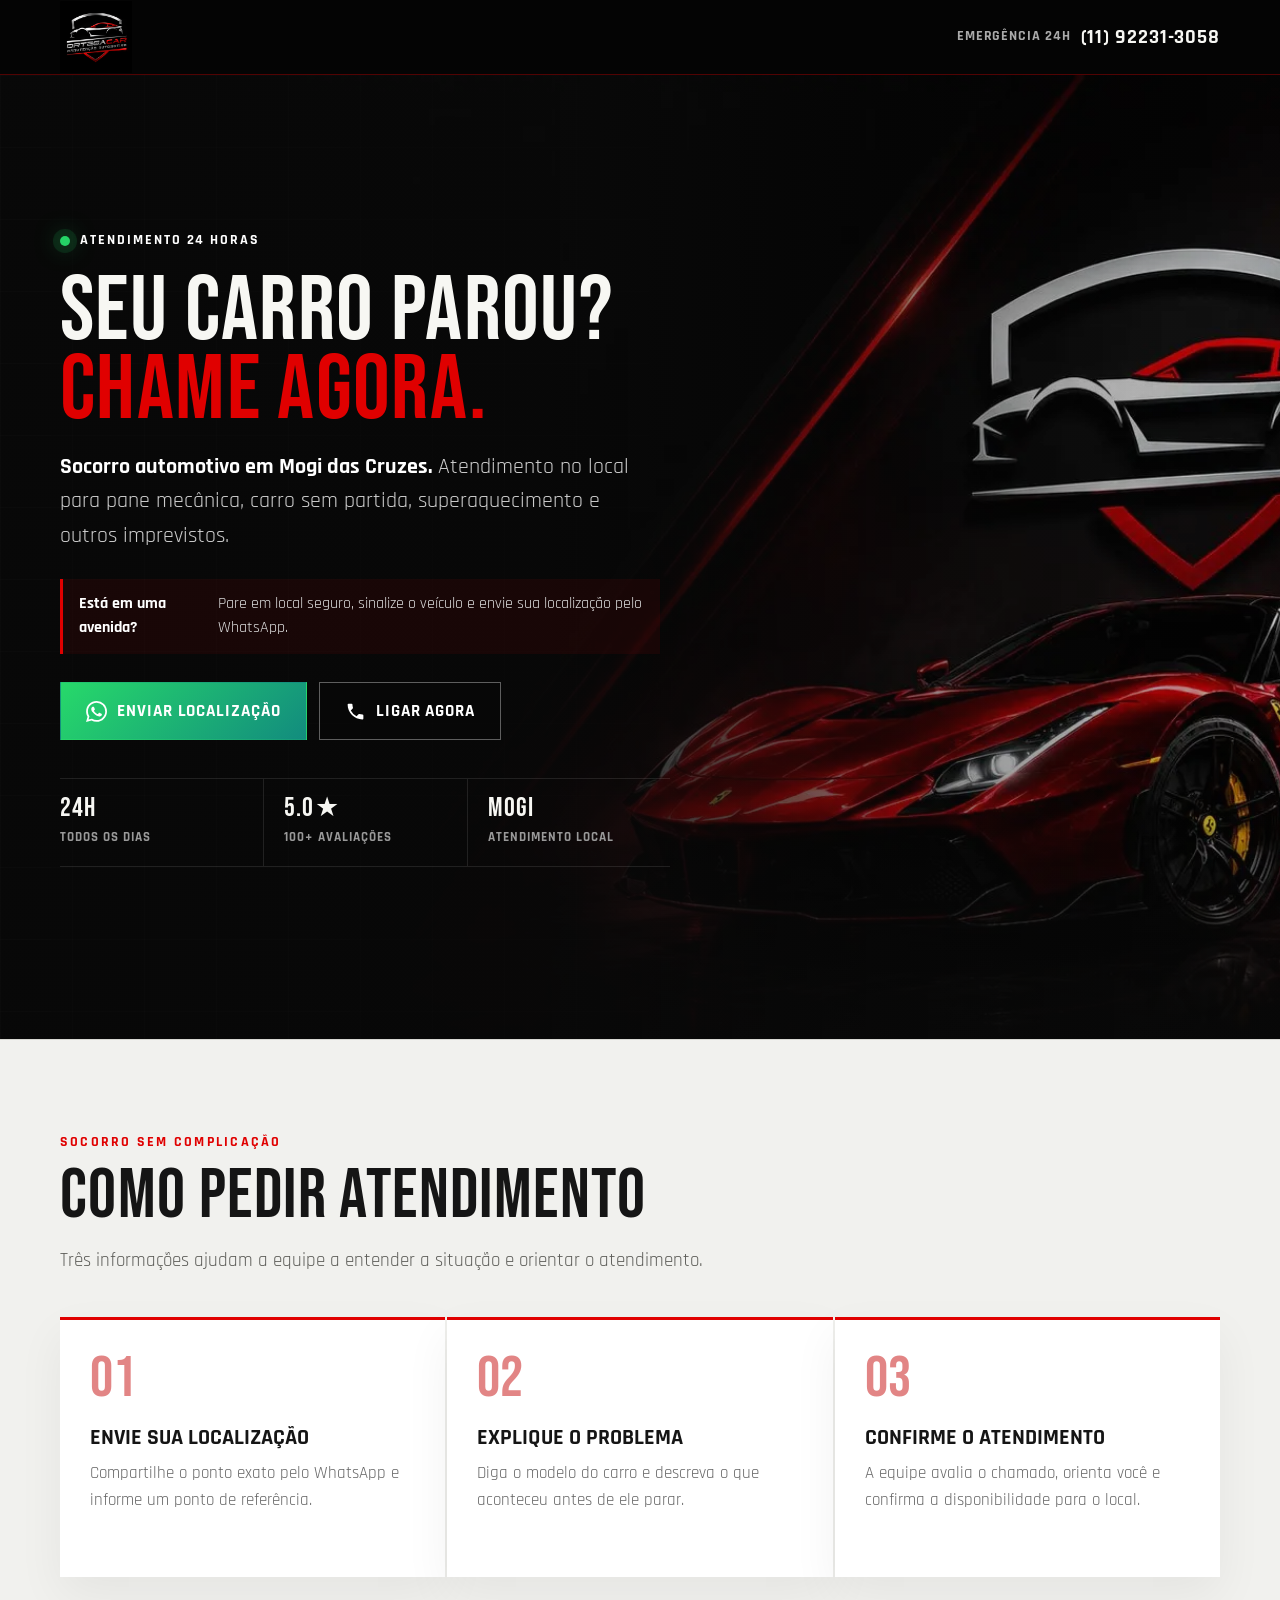
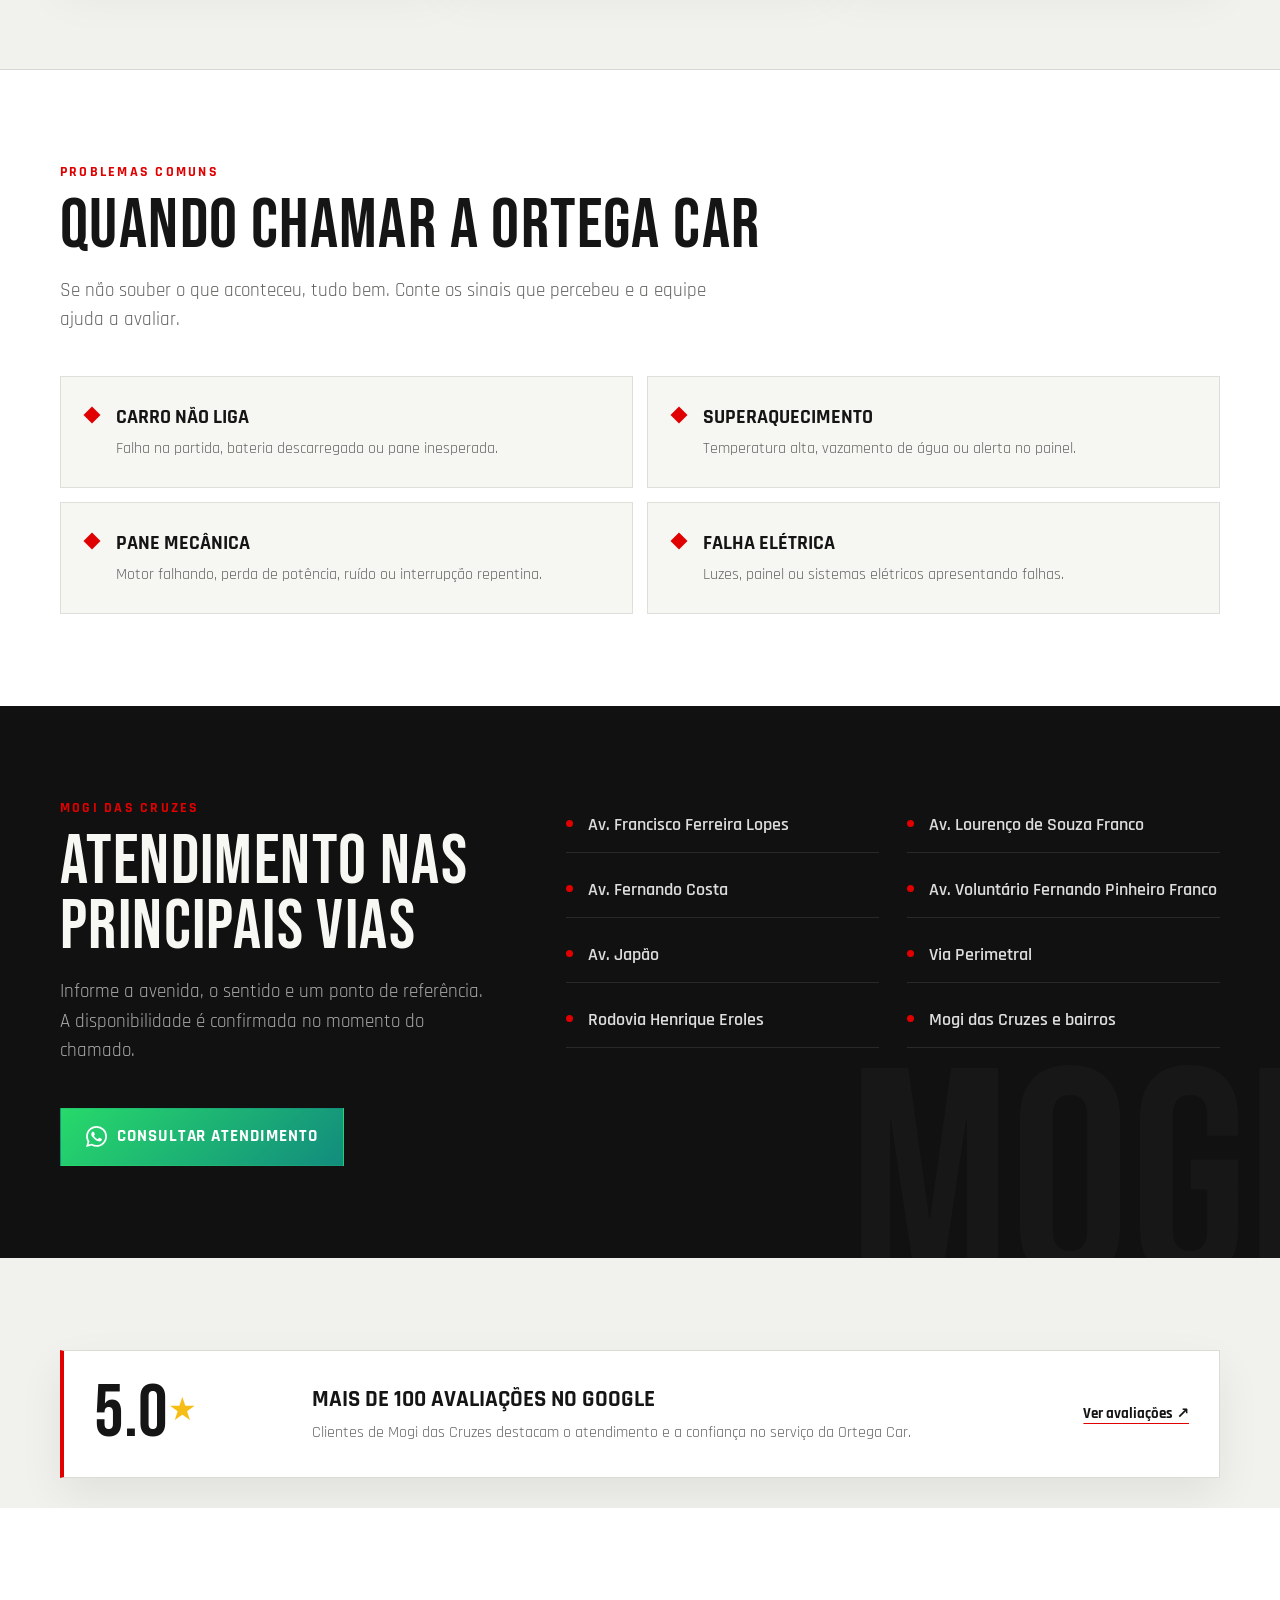
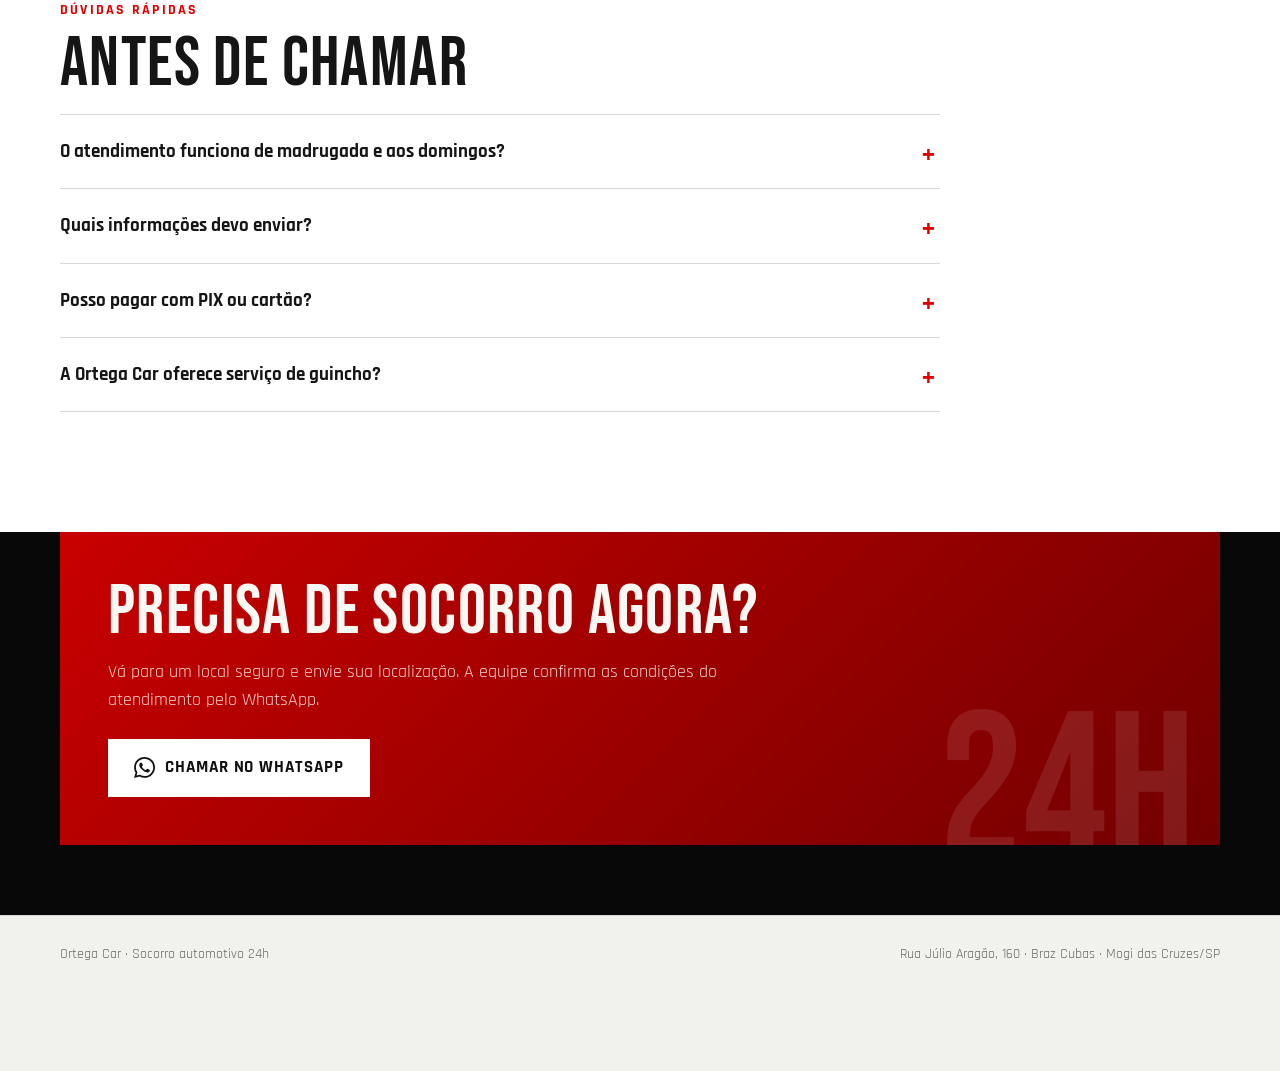
<file: socorro/index.html>
<!DOCTYPE html>
<html lang="pt-BR">
<head>
  <meta charset="UTF-8">
  <meta name="viewport" content="width=device-width, initial-scale=1">
  <meta name="theme-color" content="#090909">
  <meta name="description" content="Socorro automotivo 24h em Mogi das Cruzes para pane mecânica, carro sem partida, superaquecimento e falha elétrica. Envie sua localização.">
  <meta name="robots" content="index,follow,max-image-preview:large">
  <link rel="canonical" href="https://ortegacar.com.br/socorro/">
  <meta property="og:type" content="website">
  <meta property="og:locale" content="pt_BR">
  <meta property="og:site_name" content="Ortega Car">
  <meta property="og:title" content="Socorro Automotivo 24h em Mogi das Cruzes | Ortega Car">
  <meta property="og:description" content="Atendimento automotivo no local para panes e imprevistos em Mogi das Cruzes. Disponível 24 horas.">
  <meta property="og:url" content="https://ortegacar.com.br/socorro/">
  <meta property="og:image" content="https://ortegacar.com.br/site/img/banner.jpg">
  <meta property="og:image:alt" content="Socorro automotivo 24 horas da Ortega Car em Mogi das Cruzes">
  <meta name="twitter:card" content="summary_large_image">
  <meta name="twitter:title" content="Socorro Automotivo 24h em Mogi das Cruzes | Ortega Car">
  <meta name="twitter:description" content="Atendimento automotivo no local em Mogi das Cruzes, 24 horas por dia.">
  <meta name="twitter:image" content="https://ortegacar.com.br/site/img/banner.jpg">
  <link rel="icon" type="image/png" sizes="32x32" href="/site/img/favicon-32x32.png">
  <link rel="apple-touch-icon" href="/site/img/apple-touch-icon.png">
  <title>Socorro Automotivo 24h em Mogi das Cruzes | Ortega Car</title>

  <link rel="preconnect" href="https://fonts.googleapis.com">
  <link rel="preconnect" href="https://fonts.gstatic.com" crossorigin>
  <link href="https://fonts.googleapis.com/css2?family=Bebas+Neue&family=Rajdhani:wght@400;500;600;700&display=swap" rel="stylesheet">
  <link rel="preload" as="image" href="/site/img/banner.webp" type="image/webp" media="(min-width: 721px)" fetchpriority="high">
  <link rel="preload" as="image" href="/site/img/bannerMob.webp" type="image/webp" media="(max-width: 720px)" fetchpriority="high">

  <!-- Microsoft Clarity: mapas de calor e gravações de sessão. -->
  <script>
    (function(c,l,a,r,i,t,y){
      c[a]=c[a]||function(){(c[a].q=c[a].q||[]).push(arguments)};
      t=l.createElement(r);t.async=1;t.src="https://www.clarity.ms/tag/"+i;
      y=l.getElementsByTagName(r)[0];y.parentNode.insertBefore(t,y);
    })(window, document, "clarity", "script", "ymcsr0ysj9");
  </script>

  <!-- Google Ads: tag global para medir acessos e conversões da landing page. -->
  <script async src="https://www.googletagmanager.com/gtag/js?id=AW-17861946155"></script>
  <script>
    window.dataLayer = window.dataLayer || [];
    function gtag(){ dataLayer.push(arguments); }
    gtag('js', new Date());
    gtag('config', 'AW-17861946155');
    gtag('config', 'G-6C7499P15B');
  </script>

  <script type="application/ld+json">
  {
    "@context": "https://schema.org",
    "@graph": [
      {
        "@type": "AutoRepair",
        "@id": "https://ortegacar.com.br/#oficina",
        "name": "Ortega Car",
        "url": "https://ortegacar.com.br/",
        "telephone": "+5511922313058",
        "image": "https://ortegacar.com.br/site/img/fachada.jpg",
        "address": {
          "@type": "PostalAddress",
          "streetAddress": "Rua Júlio Aragão, 160 - Braz Cubas",
          "addressLocality": "Mogi das Cruzes",
          "addressRegion": "SP",
          "postalCode": "08740-030",
          "addressCountry": "BR"
        }
      },
      {
        "@type": "Service",
        "@id": "https://ortegacar.com.br/socorro/#servico",
        "name": "Socorro automotivo 24 horas em Mogi das Cruzes",
        "url": "https://ortegacar.com.br/socorro/",
        "description": "Atendimento automotivo no local para pane mecânica, carro sem partida, superaquecimento e falha elétrica.",
        "serviceType": "Socorro automotivo 24 horas",
        "provider": {"@id": "https://ortegacar.com.br/#oficina"},
        "areaServed": {
          "@type": "City",
          "name": "Mogi das Cruzes"
        },
        "availableChannel": {
          "@type": "ServiceChannel",
          "servicePhone": {
            "@type": "ContactPoint",
            "telephone": "+5511922313058",
            "contactType": "emergency"
          }
        }
      }
    ]
  }
  </script>

  <style>
    :root {
      --red: #e00000;
      --red-dark: #8e0000;
      --ink: #080808;
      --panel: #111111;
      --panel-2: #181818;
      --line: rgba(255,255,255,.1);
      --muted: #aaa;
      --white: #f7f7f3;
      --green: #25d366;
      --head: 'Bebas Neue', Impact, sans-serif;
      --body: 'Rajdhani', system-ui, sans-serif;
    }

    * { box-sizing: border-box; }
    html { scroll-behavior: smooth; }
    body {
      margin: 0;
      background: var(--ink);
      color: var(--white);
      font-family: var(--body);
      font-size: 18px;
      line-height: 1.55;
      overflow-x: hidden;
    }

    a { color: inherit; }
    img { max-width: 100%; display: block; }
    button, a { -webkit-tap-highlight-color: transparent; }
    .wrap { width: min(1160px, calc(100% - 40px)); margin-inline: auto; }

    .topbar {
      position: relative;
      z-index: 10;
      min-height: 74px;
      background: rgba(5,5,5,.96);
      border-bottom: 1px solid rgba(224,0,0,.35);
    }

    .topbar-inner {
      min-height: 74px;
      display: flex;
      align-items: center;
      justify-content: space-between;
      gap: 20px;
    }

    .brand { display: inline-flex; align-items: center; text-decoration: none; }
    .brand img { width: 72px; height: 72px; object-fit: contain; }
    .top-phone {
      display: inline-flex;
      align-items: center;
      gap: 10px;
      text-decoration: none;
      font-weight: 700;
      letter-spacing: .05em;
    }
    .top-phone span { color: var(--muted); font-size: 14px; text-transform: uppercase; }
    .top-phone strong { color: var(--white); font-size: 20px; }

    .hero {
      position: relative;
      min-height: calc(100svh - 74px);
      display: grid;
      align-items: center;
      isolation: isolate;
      overflow: hidden;
    }

    .hero::before {
      content: '';
      position: absolute;
      inset: 0;
      z-index: -3;
      background: image-set(url('/site/img/banner.webp') type('image/webp'), url('/site/img/banner.jpg') type('image/jpeg')) 64% center / cover no-repeat;
    }

    .hero::after {
      content: '';
      position: absolute;
      inset: 0;
      z-index: -2;
      background:
        linear-gradient(90deg, rgba(8,8,8,.98) 0%, rgba(8,8,8,.94) 43%, rgba(8,8,8,.46) 70%, rgba(8,8,8,.2) 100%),
        linear-gradient(0deg, #080808 0%, transparent 24%);
    }

    .hero-grid {
      position: absolute;
      inset: 0;
      z-index: -1;
      opacity: .35;
      background-image:
        linear-gradient(rgba(255,255,255,.035) 1px, transparent 1px),
        linear-gradient(90deg, rgba(255,255,255,.035) 1px, transparent 1px);
      background-size: 72px 72px;
      mask-image: linear-gradient(90deg, black, transparent 70%);
    }

    .hero-content { max-width: 650px; padding: 60px 0 80px; }
    .status {
      display: inline-flex;
      align-items: center;
      gap: 10px;
      margin-bottom: 20px;
      color: #fff;
      font-size: 14px;
      font-weight: 700;
      letter-spacing: .14em;
      text-transform: uppercase;
    }
    .status::before {
      content: '';
      width: 10px;
      height: 10px;
      border-radius: 50%;
      background: var(--green);
      box-shadow: 0 0 0 7px rgba(37,211,102,.12), 0 0 24px rgba(37,211,102,.8);
    }

    h1, h2, h3, p { margin-top: 0; }
    h1 {
      max-width: 640px;
      margin-bottom: 20px;
      font-family: var(--head);
      font-size: clamp(58px, 7.2vw, 98px);
      font-weight: 400;
      letter-spacing: .015em;
      line-height: .86;
      text-transform: uppercase;
    }
    h1 .red { color: var(--red); }
    .lead { max-width: 600px; margin-bottom: 26px; color: #ccc; font-size: clamp(18px, 2vw, 22px); }
    .lead strong { color: #fff; }

    .safety {
      max-width: 600px;
      display: flex;
      gap: 12px;
      align-items: flex-start;
      margin: 0 0 28px;
      padding: 13px 16px;
      border-left: 3px solid var(--red);
      background: rgba(224,0,0,.08);
      color: #ddd;
      font-size: 16px;
    }
    .safety strong { color: #fff; }

    .actions { display: flex; flex-wrap: wrap; gap: 12px; }
    .btn {
      min-height: 58px;
      display: inline-flex;
      align-items: center;
      justify-content: center;
      gap: 10px;
      padding: 15px 25px;
      border: 1px solid transparent;
      text-decoration: none;
      font-size: 17px;
      font-weight: 700;
      letter-spacing: .055em;
      line-height: 1;
      text-transform: uppercase;
      transition: transform .18s ease, filter .18s ease, border-color .18s ease;
    }
    .btn:hover { transform: translateY(-2px); filter: brightness(1.08); }
    .btn:focus-visible { outline: 3px solid #fff; outline-offset: 3px; }
    .btn-whatsapp { background: linear-gradient(135deg, #27d96a, #128c7e); color: #fff; }
    .btn-call { border-color: rgba(255,255,255,.35); background: rgba(8,8,8,.7); color: #fff; }
    .btn svg { width: 21px; height: 21px; fill: currentColor; flex: none; }

    .trust-row {
      display: grid;
      grid-template-columns: repeat(3, 1fr);
      max-width: 610px;
      margin-top: 38px;
      border-top: 1px solid var(--line);
      border-bottom: 1px solid var(--line);
    }
    .trust-item { padding: 16px 14px 16px 0; }
    .trust-item + .trust-item { padding-left: 20px; border-left: 1px solid var(--line); }
    .trust-item strong { display: block; font-family: var(--head); font-size: 27px; line-height: 1; font-weight: 400; letter-spacing: .04em; }
    .trust-item span { color: #999; font-size: 13px; font-weight: 700; letter-spacing: .08em; text-transform: uppercase; }

    section { padding: 92px 0; }
    .eyebrow { margin-bottom: 10px; color: var(--red); font-size: 14px; font-weight: 700; letter-spacing: .16em; text-transform: uppercase; }
    h2 { margin-bottom: 16px; font-family: var(--head); font-size: clamp(44px, 6vw, 70px); font-weight: 400; letter-spacing: .02em; line-height: .94; text-transform: uppercase; }
    .section-intro { max-width: 660px; margin-bottom: 42px; color: var(--muted); font-size: 19px; }

    .steps {
      color: #151515;
      background: #f1f1ee;
      border-block: 1px solid #d8d8d3;
    }
    .steps .section-intro { color: #5f5f5b; }
    .step-grid { display: grid; grid-template-columns: repeat(3, 1fr); gap: 2px; }
    .step {
      min-height: 260px;
      padding: 30px;
      background: #fff;
      border-top: 3px solid var(--red);
      box-shadow: 0 18px 45px rgba(20,20,20,.055);
    }
    .step-number { color: rgba(195,0,0,.48); font-family: var(--head); font-size: 58px; line-height: 1; }
    .step h3 { margin: 18px 0 9px; font-size: 22px; line-height: 1.15; text-transform: uppercase; }
    .step p { margin-bottom: 0; color: #666; font-size: 17px; }

    .problems-section { color: #151515; background: #fff; }
    .problems-section .section-intro { color: #62625f; }
    .problems-grid { display: grid; grid-template-columns: repeat(2, 1fr); gap: 14px; }
    .problem {
      display: grid;
      grid-template-columns: 12px 1fr;
      gap: 18px;
      align-items: start;
      padding: 25px;
      background: #f6f6f3;
      border: 1px solid #dfdfda;
      transition: transform .18s ease, box-shadow .18s ease, border-color .18s ease;
    }
    .problem:hover { transform: translateY(-2px); border-color: #c9c9c3; box-shadow: 0 15px 32px rgba(20,20,20,.07); }
    .problem::before { content: ''; width: 12px; height: 12px; margin-top: 7px; background: var(--red); transform: rotate(45deg); }
    .problem h3 { margin-bottom: 4px; font-size: 20px; text-transform: uppercase; }
    .problem p { margin-bottom: 0; color: #666; font-size: 16px; }

    .coverage { position: relative; overflow: hidden; background: var(--panel); }
    .coverage::after {
      content: 'MOGI';
      position: absolute;
      right: -25px;
      bottom: -80px;
      color: rgba(255,255,255,.025);
      font-family: var(--head);
      font-size: 300px;
      line-height: 1;
      pointer-events: none;
    }
    .coverage-layout { position: relative; z-index: 1; display: grid; grid-template-columns: .8fr 1.2fr; gap: 70px; align-items: start; }
    .coverage-list { display: grid; grid-template-columns: repeat(2, 1fr); gap: 10px 28px; margin: 0; padding: 0; list-style: none; }
    .coverage-list li { position: relative; padding: 13px 0 13px 22px; border-bottom: 1px solid var(--line); color: #ddd; font-weight: 600; }
    .coverage-list li::before { content: ''; position: absolute; left: 0; top: 22px; width: 7px; height: 7px; border-radius: 50%; background: var(--red); }

    .proof { padding-bottom: 30px; color: #151515; background: #f1f1ee; }
    .proof-card {
      display: grid;
      grid-template-columns: 190px 1fr auto;
      gap: 28px;
      align-items: center;
      padding: 30px;
      background: #fff;
      border: 1px solid #dcdcd7;
      border-left: 4px solid var(--red);
      box-shadow: 0 18px 45px rgba(20,20,20,.07);
    }
    .score { font-family: var(--head); font-size: 74px; line-height: .9; }
    .score span { color: #f6bd16; font-size: 32px; vertical-align: 16px; }
    .proof-copy h3 { margin-bottom: 4px; font-size: 23px; text-transform: uppercase; }
    .proof-copy p { margin-bottom: 0; color: #666; font-size: 16px; }
    .map-link { color: #151515; font-size: 15px; font-weight: 700; text-decoration-color: var(--red); text-underline-offset: 5px; }

    .faq { padding-bottom: 120px; color: #151515; background: #fff; }
    .faq-list { max-width: 880px; border-top: 1px solid #d8d8d3; }
    details { border-bottom: 1px solid #d8d8d3; }
    summary { position: relative; padding: 22px 45px 22px 0; cursor: pointer; list-style: none; font-size: 19px; font-weight: 700; }
    summary::-webkit-details-marker { display: none; }
    summary::after { content: '+'; position: absolute; right: 5px; top: 17px; color: var(--red); font-family: var(--head); font-size: 32px; font-weight: 400; }
    details[open] summary::after { content: '−'; }
    details p { max-width: 720px; padding: 0 45px 22px 0; color: #62625f; font-size: 17px; }

    .final-cta { padding: 0 0 70px; }
    .final-box {
      position: relative;
      overflow: hidden;
      padding: 48px;
      background: linear-gradient(135deg, #c90000, #720000);
    }
    .final-box::after { content: '24H'; position: absolute; right: 25px; bottom: -55px; color: rgba(255,255,255,.1); font-family: var(--head); font-size: 210px; line-height: 1; }
    .final-content { position: relative; z-index: 1; max-width: 700px; }
    .final-content h2 { margin-bottom: 12px; }
    .final-content p { margin-bottom: 25px; color: rgba(255,255,255,.82); }
    .final-content .btn-whatsapp { background: #fff; color: #101010; }

    footer { padding: 28px 0 105px; border-top: 1px solid #d8d8d3; background: #f1f1ee; color: #686864; font-size: 14px; }
    .footer-inner { display: flex; justify-content: space-between; gap: 24px; }

    .mobile-bar { display: none; }

    @media (max-width: 820px) {
      body { font-size: 17px; }
      .wrap { width: min(100% - 28px, 680px); }
      .topbar, .topbar-inner { min-height: 66px; }
      .brand img { width: 64px; height: 64px; }
      .top-phone span { display: none; }
      .top-phone strong { font-size: 17px; }
      .hero { min-height: auto; align-items: start; padding: 0; }
      .hero::before { background-image: image-set(url('/site/img/bannerMob.webp') type('image/webp'), url('/site/img/bannerMob.jpg') type('image/jpeg')); background-position: center top; }
      .hero::after { background: linear-gradient(180deg, rgba(8,8,8,.52) 0%, rgba(8,8,8,.9) 41%, #080808 75%); }
      .hero-grid { display: none; }
      .hero-content { max-width: none; display: flex; flex-direction: column; padding: 5vh 0; }
      .status { margin-bottom: 13px; }
      h1 { margin-bottom: 14px; font-size: clamp(54px, 15vw, 68px); }
      .lead { margin-bottom: 18px; font-size: 17px; line-height: 1.4; }
      .actions { order: 1; }
      .safety { order: 2; margin: 17px 0 0; padding: 11px 13px; font-size: 14px; }
      .trust-row { order: 3; margin-top: 22px; }
      .actions .btn { flex: 1 1 100%; }
      .trust-row { grid-template-columns: repeat(3, 1fr); }
      .trust-item { padding: 14px 8px; text-align: center; }
      .trust-item + .trust-item { padding-left: 8px; }
      .trust-item strong { font-size: 23px; }
      .trust-item span { font-size: 11px; }
      section { padding: 70px 0; }
      .step-grid, .problems-grid, .coverage-layout { grid-template-columns: 1fr; }
      .step { min-height: 0; }
      .coverage-layout { gap: 30px; }
      .coverage-list { grid-template-columns: 1fr; }
      .proof-card { grid-template-columns: 1fr; gap: 16px; }
      .proof-card .btn { width: 100%; }
      .final-box { padding: 34px 24px; }
      .final-box::after { font-size: 140px; }
      .footer-inner { flex-direction: column; }
      .mobile-bar {
        position: fixed;
        z-index: 100;
        left: 0;
        right: 0;
        bottom: 0;
        display: grid;
        grid-template-columns: .85fr 1.15fr;
        gap: 8px;
        padding: 9px 10px calc(9px + env(safe-area-inset-bottom));
        background: rgba(5,5,5,.97);
        border-top: 1px solid rgba(255,255,255,.14);
        box-shadow: 0 -12px 35px rgba(0,0,0,.45);
      }
      .mobile-bar .btn { min-height: 50px; padding: 12px 10px; font-size: 14px; }
    }

    @media (prefers-reduced-motion: reduce) {
      html { scroll-behavior: auto; }
      *, *::before, *::after { transition: none !important; }
    }
  </style>
</head>
<body>
  <header class="topbar">
    <div class="wrap topbar-inner">
      <a class="brand" href="/" aria-label="Ortega Car - página inicial">
        <img src="/site/img/logo-256.png" alt="Ortega Car" width="72" height="72" decoding="async">
      </a>
      <a class="top-phone" href="tel:+5511922313058" data-conversion="ligacao_topo">
        <span>Emergência 24h</span>
        <strong>(11) 92231-3058</strong>
      </a>
    </div>
  </header>

  <main>
    <section class="hero">
      <div class="hero-grid" aria-hidden="true"></div>
      <div class="wrap">
        <div class="hero-content">
          <div class="status">Atendimento 24 horas</div>
          <h1>Seu carro parou? <span class="red">Chame agora.</span></h1>
          <p class="lead"><strong>Socorro automotivo em Mogi das Cruzes.</strong> Atendimento no local para pane mecânica, carro sem partida, superaquecimento e outros imprevistos.</p>
          <div class="safety"><strong>Está em uma avenida?</strong> Pare em local seguro, sinalize o veículo e envie sua localização pelo WhatsApp.</div>
          <div class="actions">
            <a class="btn btn-whatsapp" href="https://api.whatsapp.com/send?phone=5511922313058&amp;text=Ol%C3%A1%2C%20preciso%20de%20socorro%20automotivo.%20Estou%20em%3A%20%5Benvie%20sua%20localiza%C3%A7%C3%A3o%5D.%20Meu%20carro%20%C3%A9%3A%20%5Bmodelo%5D.%20O%20problema%20%C3%A9%3A%20%5Bdescreva%5D." target="_blank" rel="noopener" data-conversion="whatsapp_hero">
              <svg viewBox="0 0 24 24" aria-hidden="true"><path d="M20.52 3.48A11.83 11.83 0 0 0 12.08 0C5.5 0 .16 5.34.16 11.92c0 2.1.55 4.15 1.6 5.95L.06 24l6.28-1.65a11.9 11.9 0 0 0 5.73 1.46h.01C18.65 23.81 24 18.47 24 11.9c0-3.18-1.24-6.17-3.48-8.42ZM12.08 21.8h-.01a9.86 9.86 0 0 1-5.03-1.38l-.36-.21-3.73.98 1-3.64-.24-.37a9.83 9.83 0 0 1-1.52-5.26c0-5.46 4.44-9.9 9.9-9.9a9.84 9.84 0 0 1 7 2.9 9.83 9.83 0 0 1 2.9 7c0 5.45-4.45 9.89-9.91 9.89Zm5.43-7.41c-.3-.15-1.76-.87-2.03-.97-.27-.1-.47-.15-.67.15-.2.3-.77.97-.94 1.17-.17.2-.35.22-.65.07-.3-.15-1.25-.46-2.38-1.47a8.91 8.91 0 0 1-1.65-2.05c-.17-.3-.02-.46.13-.6.13-.13.3-.35.45-.52.15-.17.2-.3.3-.5.1-.2.05-.37-.03-.52-.07-.15-.67-1.61-.92-2.2-.24-.58-.49-.5-.67-.51h-.57c-.2 0-.52.07-.8.37-.27.3-1.04 1.02-1.04 2.48s1.07 2.88 1.22 3.08c.15.2 2.1 3.2 5.08 4.49.71.3 1.26.49 1.7.63.71.23 1.36.2 1.87.12.57-.08 1.76-.72 2.01-1.41.25-.7.25-1.3.17-1.42-.07-.12-.27-.2-.57-.35Z"/></svg>
              Enviar localização
            </a>
            <a class="btn btn-call" href="tel:+5511922313058" data-conversion="ligacao_hero">
              <svg viewBox="0 0 24 24" aria-hidden="true"><path d="M6.62 10.79a15.47 15.47 0 0 0 6.59 6.59l2.2-2.2a1 1 0 0 1 1.02-.24c1.12.37 2.33.57 3.57.57a1 1 0 0 1 1 1V20a1 1 0 0 1-1 1C10.61 21 3 13.39 3 4a1 1 0 0 1 1-1h3.5a1 1 0 0 1 1 1c0 1.25.2 2.45.57 3.57a1 1 0 0 1-.25 1.02l-2.2 2.2Z"/></svg>
              Ligar agora
            </a>
          </div>
          <div class="trust-row" aria-label="Diferenciais">
            <div class="trust-item"><strong>24H</strong><span>Todos os dias</span></div>
            <div class="trust-item"><strong>5.0★</strong><span>100+ avaliações</span></div>
            <div class="trust-item"><strong>MOGI</strong><span>Atendimento local</span></div>
          </div>
        </div>
      </div>
    </section>

    <section class="steps" id="como-funciona">
      <div class="wrap">
        <p class="eyebrow">Socorro sem complicação</p>
        <h2>Como pedir atendimento</h2>
        <p class="section-intro">Três informações ajudam a equipe a entender a situação e orientar o atendimento.</p>
        <div class="step-grid">
          <article class="step">
            <div class="step-number">01</div>
            <h3>Envie sua localização</h3>
            <p>Compartilhe o ponto exato pelo WhatsApp e informe um ponto de referência.</p>
          </article>
          <article class="step">
            <div class="step-number">02</div>
            <h3>Explique o problema</h3>
            <p>Diga o modelo do carro e descreva o que aconteceu antes de ele parar.</p>
          </article>
          <article class="step">
            <div class="step-number">03</div>
            <h3>Confirme o atendimento</h3>
            <p>A equipe avalia o chamado, orienta você e confirma a disponibilidade para o local.</p>
          </article>
        </div>
      </div>
    </section>

    <section class="problems-section">
      <div class="wrap">
        <p class="eyebrow">Problemas comuns</p>
        <h2>Quando chamar a Ortega Car</h2>
        <p class="section-intro">Se não souber o que aconteceu, tudo bem. Conte os sinais que percebeu e a equipe ajuda a avaliar.</p>
        <div class="problems-grid">
          <article class="problem"><div><h3>Carro não liga</h3><p>Falha na partida, bateria descarregada ou pane inesperada.</p></div></article>
          <article class="problem"><div><h3>Superaquecimento</h3><p>Temperatura alta, vazamento de água ou alerta no painel.</p></div></article>
          <article class="problem"><div><h3>Pane mecânica</h3><p>Motor falhando, perda de potência, ruído ou interrupção repentina.</p></div></article>
          <article class="problem"><div><h3>Falha elétrica</h3><p>Luzes, painel ou sistemas elétricos apresentando falhas.</p></div></article>
        </div>
      </div>
    </section>

    <section class="coverage">
      <div class="wrap coverage-layout">
        <div>
          <p class="eyebrow">Mogi das Cruzes</p>
          <h2>Atendimento nas principais vias</h2>
          <p class="section-intro">Informe a avenida, o sentido e um ponto de referência. A disponibilidade é confirmada no momento do chamado.</p>
          <a class="btn btn-whatsapp" href="https://api.whatsapp.com/send?phone=5511922313058&amp;text=Ol%C3%A1%2C%20preciso%20de%20socorro%20automotivo.%20Estou%20em%3A%20%5Benvie%20sua%20localiza%C3%A7%C3%A3o%5D.%20Meu%20carro%20%C3%A9%3A%20%5Bmodelo%5D.%20O%20problema%20%C3%A9%3A%20%5Bdescreva%5D." target="_blank" rel="noopener" data-conversion="whatsapp_cobertura">
            <svg viewBox="0 0 24 24" aria-hidden="true"><path d="M20.52 3.48A11.83 11.83 0 0 0 12.08 0C5.5 0 .16 5.34.16 11.92c0 2.1.55 4.15 1.6 5.95L.06 24l6.28-1.65a11.9 11.9 0 0 0 5.73 1.46h.01C18.65 23.81 24 18.47 24 11.9c0-3.18-1.24-6.17-3.48-8.42ZM12.08 21.8h-.01a9.86 9.86 0 0 1-5.03-1.38l-.36-.21-3.73.98 1-3.64-.24-.37a9.83 9.83 0 0 1-1.52-5.26c0-5.46 4.44-9.9 9.9-9.9a9.84 9.84 0 0 1 7 2.9 9.83 9.83 0 0 1 2.9 7c0 5.45-4.45 9.89-9.91 9.89Zm5.43-7.41c-.3-.15-1.76-.87-2.03-.97-.27-.1-.47-.15-.67.15-.2.3-.77.97-.94 1.17-.17.2-.35.22-.65.07-.3-.15-1.25-.46-2.38-1.47a8.91 8.91 0 0 1-1.65-2.05c-.17-.3-.02-.46.13-.6.13-.13.3-.35.45-.52.15-.17.2-.3.3-.5.1-.2.05-.37-.03-.52-.07-.15-.67-1.61-.92-2.2-.24-.58-.49-.5-.67-.51h-.57c-.2 0-.52.07-.8.37-.27.3-1.04 1.02-1.04 2.48s1.07 2.88 1.22 3.08c.15.2 2.1 3.2 5.08 4.49.71.3 1.26.49 1.7.63.71.23 1.36.2 1.87.12.57-.08 1.76-.72 2.01-1.41.25-.7.25-1.3.17-1.42-.07-.12-.27-.2-.57-.35Z"/></svg>
            Consultar atendimento
          </a>
        </div>
        <ul class="coverage-list">
          <li>Av. Francisco Ferreira Lopes</li>
          <li>Av. Lourenço de Souza Franco</li>
          <li>Av. Fernando Costa</li>
          <li>Av. Voluntário Fernando Pinheiro Franco</li>
          <li>Av. Japão</li>
          <li>Via Perimetral</li>
          <li>Rodovia Henrique Eroles</li>
          <li>Mogi das Cruzes e bairros</li>
        </ul>
      </div>
    </section>

    <section class="proof">
      <div class="wrap">
        <div class="proof-card">
          <div class="score">5.0<span>★</span></div>
          <div class="proof-copy">
            <h3>Mais de 100 avaliações no Google</h3>
            <p>Clientes de Mogi das Cruzes destacam o atendimento e a confiança no serviço da Ortega Car.</p>
          </div>
          <a class="map-link" href="https://maps.app.goo.gl/S8zGbCjphXVTzLj78" target="_blank" rel="noopener">Ver avaliações ↗</a>
        </div>
      </div>
    </section>

    <section class="faq">
      <div class="wrap">
        <p class="eyebrow">Dúvidas rápidas</p>
        <h2>Antes de chamar</h2>
        <div class="faq-list">
          <details>
            <summary>O atendimento funciona de madrugada e aos domingos?</summary>
            <p>Sim. A Ortega Car recebe chamados 24 horas, todos os dias, incluindo domingos e feriados. A disponibilidade para seu local é confirmada no contato.</p>
          </details>
          <details>
            <summary>Quais informações devo enviar?</summary>
            <p>Envie sua localização, modelo do veículo, o que aconteceu e, se possível, uma foto do painel ou do problema.</p>
          </details>
          <details>
            <summary>Posso pagar com PIX ou cartão?</summary>
            <p>Sim. A Ortega Car aceita PIX, cartão de crédito, débito e pagamento por aproximação.</p>
          </details>
          <details>
            <summary>A Ortega Car oferece serviço de guincho?</summary>
            <p>Consulte a equipe pelo WhatsApp. O serviço adequado depende do problema, do veículo e da localização.</p>
          </details>
        </div>
      </div>
    </section>

    <section class="final-cta">
      <div class="wrap">
        <div class="final-box">
          <div class="final-content">
            <h2>Precisa de socorro agora?</h2>
            <p>Vá para um local seguro e envie sua localização. A equipe confirma as condições do atendimento pelo WhatsApp.</p>
            <a class="btn btn-whatsapp" href="https://api.whatsapp.com/send?phone=5511922313058&amp;text=Ol%C3%A1%2C%20preciso%20de%20socorro%20automotivo.%20Estou%20em%3A%20%5Benvie%20sua%20localiza%C3%A7%C3%A3o%5D.%20Meu%20carro%20%C3%A9%3A%20%5Bmodelo%5D.%20O%20problema%20%C3%A9%3A%20%5Bdescreva%5D." target="_blank" rel="noopener" data-conversion="whatsapp_final">
              <svg viewBox="0 0 24 24" aria-hidden="true"><path d="M20.52 3.48A11.83 11.83 0 0 0 12.08 0C5.5 0 .16 5.34.16 11.92c0 2.1.55 4.15 1.6 5.95L.06 24l6.28-1.65a11.9 11.9 0 0 0 5.73 1.46h.01C18.65 23.81 24 18.47 24 11.9c0-3.18-1.24-6.17-3.48-8.42ZM12.08 21.8h-.01a9.86 9.86 0 0 1-5.03-1.38l-.36-.21-3.73.98 1-3.64-.24-.37a9.83 9.83 0 0 1-1.52-5.26c0-5.46 4.44-9.9 9.9-9.9a9.84 9.84 0 0 1 7 2.9 9.83 9.83 0 0 1 2.9 7c0 5.45-4.45 9.89-9.91 9.89Zm5.43-7.41c-.3-.15-1.76-.87-2.03-.97-.27-.1-.47-.15-.67.15-.2.3-.77.97-.94 1.17-.17.2-.35.22-.65.07-.3-.15-1.25-.46-2.38-1.47a8.91 8.91 0 0 1-1.65-2.05c-.17-.3-.02-.46.13-.6.13-.13.3-.35.45-.52.15-.17.2-.3.3-.5.1-.2.05-.37-.03-.52-.07-.15-.67-1.61-.92-2.2-.24-.58-.49-.5-.67-.51h-.57c-.2 0-.52.07-.8.37-.27.3-1.04 1.02-1.04 2.48s1.07 2.88 1.22 3.08c.15.2 2.1 3.2 5.08 4.49.71.3 1.26.49 1.7.63.71.23 1.36.2 1.87.12.57-.08 1.76-.72 2.01-1.41.25-.7.25-1.3.17-1.42-.07-.12-.27-.2-.57-.35Z"/></svg>
              Chamar no WhatsApp
            </a>
          </div>
        </div>
      </div>
    </section>
  </main>

  <footer>
    <div class="wrap footer-inner">
      <span>Ortega Car · Socorro automotivo 24h</span>
      <span>Rua Júlio Aragão, 160 · Braz Cubas · Mogi das Cruzes/SP</span>
    </div>
  </footer>

  <div class="mobile-bar" aria-label="Contato de emergência">
    <a class="btn btn-call" href="tel:+5511922313058" data-conversion="ligacao_fixo">Ligar</a>
    <a class="btn btn-whatsapp" href="https://api.whatsapp.com/send?phone=5511922313058&amp;text=Ol%C3%A1%2C%20preciso%20de%20socorro%20automotivo.%20Estou%20em%3A%20%5Benvie%20sua%20localiza%C3%A7%C3%A3o%5D.%20Meu%20carro%20%C3%A9%3A%20%5Bmodelo%5D.%20O%20problema%20%C3%A9%3A%20%5Bdescreva%5D." target="_blank" rel="noopener" data-conversion="whatsapp_fixo">
      <svg viewBox="0 0 24 24" aria-hidden="true"><path d="M20.52 3.48A11.83 11.83 0 0 0 12.08 0C5.5 0 .16 5.34.16 11.92c0 2.1.55 4.15 1.6 5.95L.06 24l6.28-1.65a11.9 11.9 0 0 0 5.73 1.46h.01C18.65 23.81 24 18.47 24 11.9c0-3.18-1.24-6.17-3.48-8.42ZM12.08 21.8h-.01a9.86 9.86 0 0 1-5.03-1.38l-.36-.21-3.73.98 1-3.64-.24-.37a9.83 9.83 0 0 1-1.52-5.26c0-5.46 4.44-9.9 9.9-9.9a9.84 9.84 0 0 1 7 2.9 9.83 9.83 0 0 1 2.9 7c0 5.45-4.45 9.89-9.91 9.89Zm5.43-7.41c-.3-.15-1.76-.87-2.03-.97-.27-.1-.47-.15-.67.15-.2.3-.77.97-.94 1.17-.17.2-.35.22-.65.07-.3-.15-1.25-.46-2.38-1.47a8.91 8.91 0 0 1-1.65-2.05c-.17-.3-.02-.46.13-.6.13-.13.3-.35.45-.52.15-.17.2-.3.3-.5.1-.2.05-.37-.03-.52-.07-.15-.67-1.61-.92-2.2-.24-.58-.49-.5-.67-.51h-.57c-.2 0-.52.07-.8.37-.27.3-1.04 1.02-1.04 2.48s1.07 2.88 1.22 3.08c.15.2 2.1 3.2 5.08 4.49.71.3 1.26.49 1.7.63.71.23 1.36.2 1.87.12.57-.08 1.76-.72 2.01-1.41.25-.7.25-1.3.17-1.42-.07-.12-.27-.2-.57-.35Z"/></svg>
      WhatsApp
    </a>
  </div>

  <script>
    function reportWhatsAppConversion() {
      if (typeof window.gtag !== 'function') return;

      window.gtag('event', 'conversion', {
        send_to: 'AW-17861946155/uxG5CJX3jIAdEKvWnsVC',
        value: 1.0,
        currency: 'BRL'
      });
    }

    document.querySelectorAll('[data-conversion]').forEach(function (link) {
      link.addEventListener('click', function () {
        var leadType = link.dataset.conversion;

        window.dataLayer.push({
          event: 'lead_click',
          lead_type: leadType,
          page_path: window.location.pathname
        });

        var method = leadType.indexOf('whatsapp_') === 0 ? 'whatsapp' : 'phone';

        window.clarity('event', method + '_click');
        window.gtag('event', 'generate_lead', {
          method: method,
          lead_type: leadType,
          page_path: window.location.pathname,
          link_url: link.href
        });

        if (leadType.indexOf('whatsapp_') === 0) {
          reportWhatsAppConversion();
        }
      });
    });
  </script>
</body>
</html>
</file>
<file: site/service.css>
:root {
  --red: #e00000;
  --red-dark: #920000;
  --ink: #090909;
  --panel: #141414;
  --paper: #f5f3ee;
  --muted: #666;
  --line: #ddd8ce;
  --white: #fff;
}
* {
  box-sizing: border-box;
}
html {
  scroll-behavior: smooth;
}
body {
  margin: 0;
  background: var(--paper);
  color: #171717;
  font-family: Arial, Helvetica, sans-serif;
  line-height: 1.65;
}
a {
  color: inherit;
}
img {
  display: block;
  max-inline-size: 100%;
  block-size: auto;
}
.wrap {
  inline-size: min(1120px, calc(100% - 40px));
  margin-inline: auto;
}
.skip {
  position: absolute;
  inset-inline-start: -9999px;
  inset-block-start: 8px;
  background: #fff;
  color: #000;
  padding: 10px 14px;
  z-index: 20;
}
.skip:focus {
  inset-inline-start: 8px;
}
header {
  background: var(--ink);
  color: #fff;
  border-block-end: 3px solid var(--red);
}
.nav {
  min-block-size: 76px;
  display: flex;
  align-items: center;
  gap: 24px;
}
.brand {
  display: flex;
  align-items: center;
  gap: 11px;
  text-decoration: none;
  font-weight: 900;
  letter-spacing: 0.04em;
}
.brand img {
  inline-size: 52px;
  block-size: 52px;
}
.nav nav {
  margin-inline-start: auto;
}
.nav ul {
  display: flex;
  flex-wrap: wrap;
  gap: 20px;
  list-style: none;
  margin: 0;
  padding: 0;
}
.nav a {
  text-decoration: none;
}
.nav-cta,
.button {
  display: inline-flex;
  align-items: center;
  justify-content: center;
  border-radius: 4px;
  background: var(--red);
  color: #fff;
  padding: 12px 18px;
  font-weight: 800;
  text-decoration: none;
  text-align: center;
}
.hero {
  background-image:
    linear-gradient(115deg, rgba(0, 0, 0, 0.94), rgba(0, 0, 0, 0.62)),
    url("/site/img/banner.jpg");
  background-image:
    linear-gradient(115deg, rgba(0, 0, 0, 0.94), rgba(0, 0, 0, 0.62)),
    image-set(
      url("/site/img/banner.webp") type("image/webp"),
      url("/site/img/banner.jpg") type("image/jpeg")
    );
  background-position: center;
  background-size: cover;
  color: #fff;
  padding-block: 88px 78px;
}
.eyebrow {
  color: #ff4a4a;
  font-weight: 800;
  text-transform: uppercase;
  letter-spacing: 0.12em;
  font-size: 0.82rem;
}
h1,
h2,
h3 {
  line-height: 1.12;
  margin-block: 0 0.7em;
}
h1 {
  max-inline-size: 900px;
  font-size: clamp(2.4rem, 6vw, 5.4rem);
  letter-spacing: -0.04em;
  text-transform: uppercase;
}
h2 {
  font-size: clamp(1.8rem, 3.8vw, 3rem);
}
h3 {
  font-size: 1.22rem;
}
.lead {
  max-inline-size: 760px;
  font-size: clamp(1.08rem, 2vw, 1.35rem);
  color: #efefef;
}
.actions {
  display: flex;
  flex-wrap: wrap;
  gap: 12px;
  margin-block-start: 28px;
}
.button.alt {
  background: transparent;
  border: 1px solid #fff;
}
.trust {
  display: flex;
  flex-wrap: wrap;
  gap: 12px;
  margin-block-start: 34px;
}
.trust span {
  border: 1px solid rgba(255, 255, 255, 0.25);
  background: rgba(0, 0, 0, 0.35);
  padding: 8px 12px;
  border-radius: 3px;
  font-weight: 700;
}
main section {
  padding-block: 72px;
}
.intro-grid,
.split {
  display: grid;
  grid-template-columns: minmax(0, 1.35fr) minmax(260px, 0.65fr);
  gap: 48px;
  align-items: start;
}
.answer {
  font-size: 1.16rem;
  border-inline-start: 5px solid var(--red);
  padding-inline-start: 20px;
}
.panel {
  background: #fff;
  border: 1px solid var(--line);
  padding: 28px;
  box-shadow: 0 12px 35px rgba(0, 0, 0, 0.06);
}
.panel ul,
.checklist {
  padding-inline-start: 20px;
}
.alt-section {
  background: #111;
  color: #fff;
}
.cards {
  display: grid;
  grid-template-columns: repeat(auto-fit, minmax(min(100%, 240px), 1fr));
  gap: 18px;
}
.card {
  background: #fff;
  color: #171717;
  border-block-start: 4px solid var(--red);
  padding: 26px;
}
.steps {
  counter-reset: step;
  display: grid;
  grid-template-columns: repeat(auto-fit, minmax(min(100%, 220px), 1fr));
  gap: 20px;
}
.step {
  counter-increment: step;
  background: #fff;
  border: 1px solid var(--line);
  padding: 26px;
}
.step::before {
  content: counter(step, decimal-leading-zero);
  display: block;
  color: var(--red);
  font-size: 1.8rem;
  font-weight: 900;
  margin-block-end: 8px;
}
.faq-list {
  max-inline-size: 900px;
}
details {
  background: #fff;
  border-block-start: 1px solid var(--line);
  padding: 18px 2px;
}
details:last-child {
  border-block-end: 1px solid var(--line);
}
summary {
  cursor: pointer;
  font-weight: 800;
  font-size: 1.08rem;
}
details p {
  max-inline-size: 780px;
  margin-block-end: 0;
}
.service-links {
  display: grid;
  grid-template-columns: repeat(auto-fit, minmax(min(100%, 210px), 1fr));
  gap: 12px;
  list-style: none;
  padding: 0;
}
.service-links a {
  display: block;
  background: #fff;
  border: 1px solid var(--line);
  padding: 15px;
  text-decoration: none;
  font-weight: 700;
}
.coverage {
  background: #ece9e1;
}
.cta {
  background: var(--red);
  color: #fff;
  padding-block: 50px;
}
.cta .wrap {
  display: flex;
  align-items: center;
  justify-content: space-between;
  gap: 28px;
}
.cta h2 {
  margin: 0;
}
.cta .button {
  background: #fff;
  color: #111;
}
footer {
  background: #080808;
  color: #bbb;
  padding-block: 32px;
}
footer .wrap {
  display: flex;
  flex-wrap: wrap;
  justify-content: space-between;
  gap: 16px;
}
footer a {
  color: #fff;
}
@media (max-width: 760px) {
  .nav nav {
    display: none;
  }
  .nav-cta {
    margin-inline-start: auto;
    font-size: 0.82rem;
    padding: 10px;
  }
  .hero {
    padding-block: 62px;
    background-image:
      linear-gradient(115deg, rgba(0, 0, 0, 0.94), rgba(0, 0, 0, 0.62)),
      url("/site/img/bannerMob.jpg");
    background-image:
      linear-gradient(115deg, rgba(0, 0, 0, 0.94), rgba(0, 0, 0, 0.62)),
      image-set(
        url("/site/img/bannerMob.webp") type("image/webp"),
        url("/site/img/bannerMob.jpg") type("image/jpeg")
      );
  }
  .intro-grid,
  .split {
    grid-template-columns: 1fr;
  }
  .cta .wrap {
    align-items: flex-start;
    flex-direction: column;
  }
  .wrap {
    inline-size: min(100% - 28px, 1120px);
  }
  main section {
    padding-block: 54px;
  }
}
@media (prefers-reduced-motion: reduce) {
  html {
    scroll-behavior: auto;
  }
}
</file>
